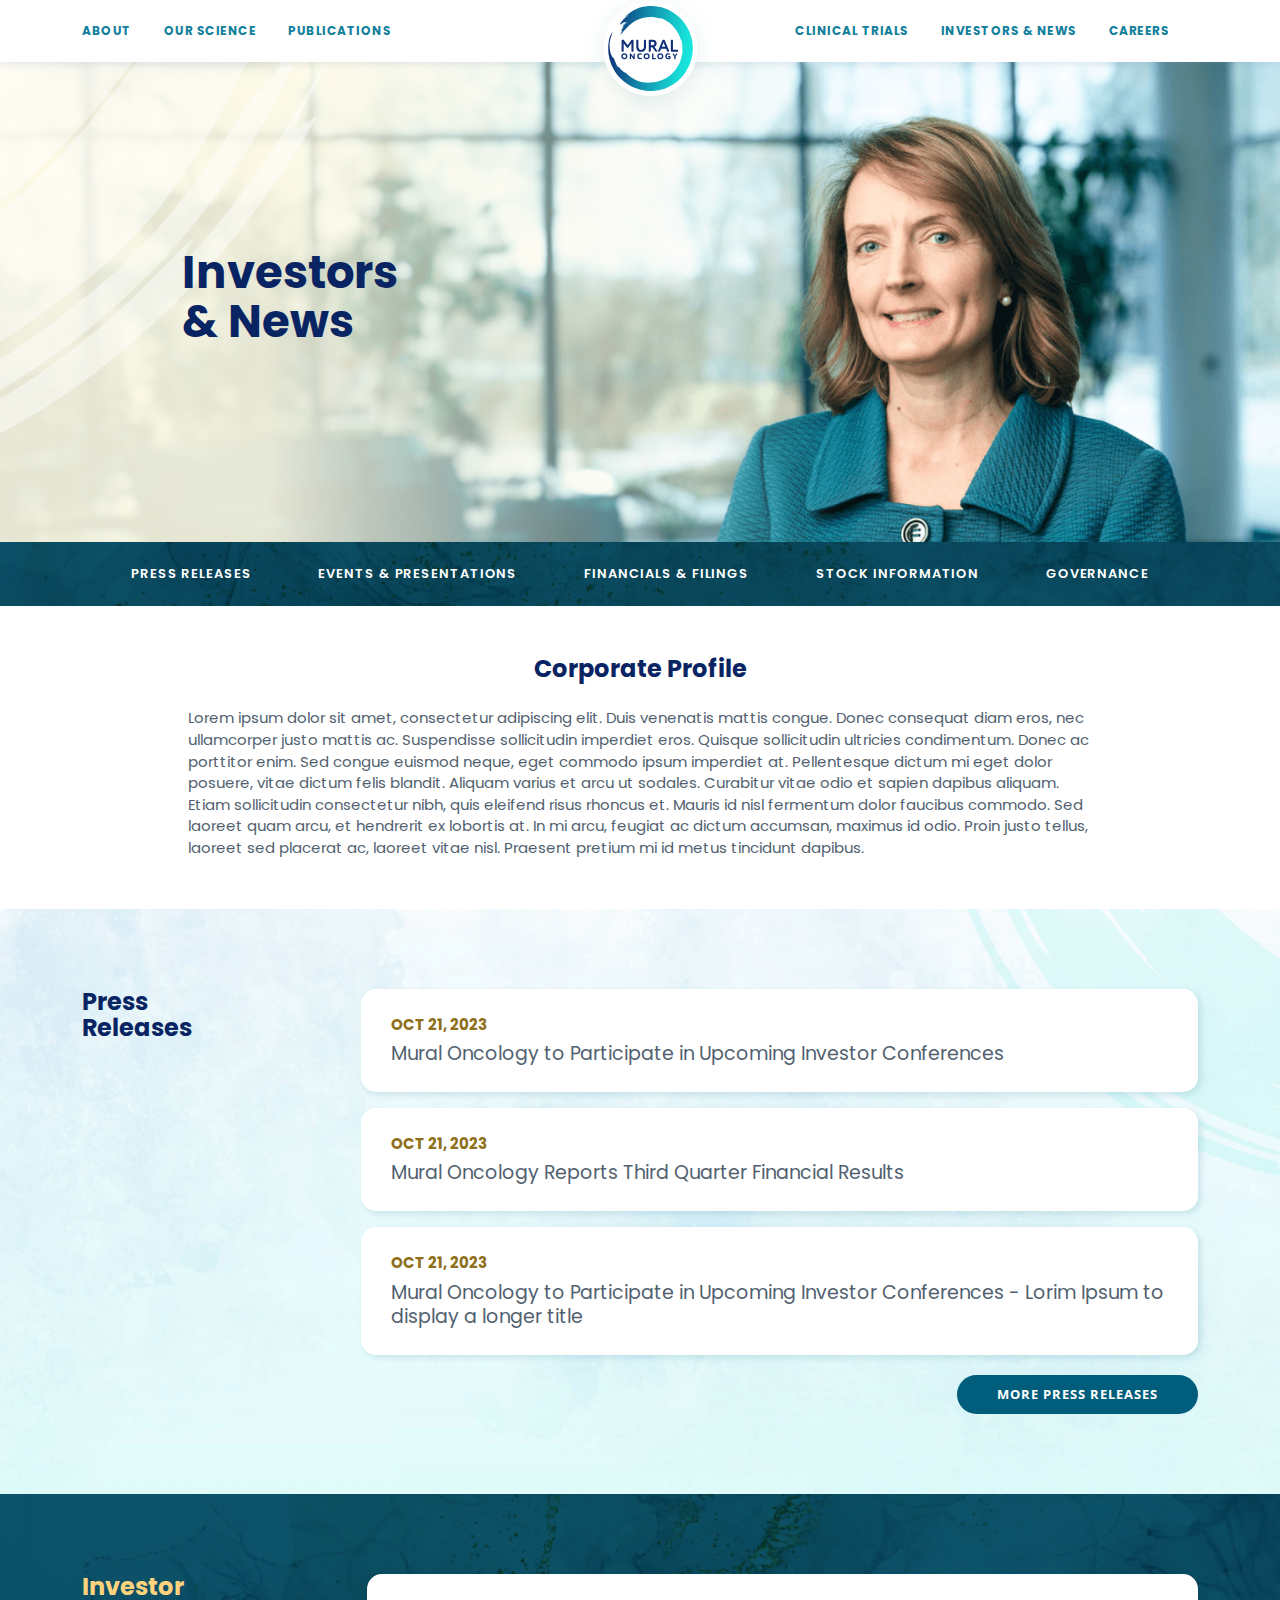
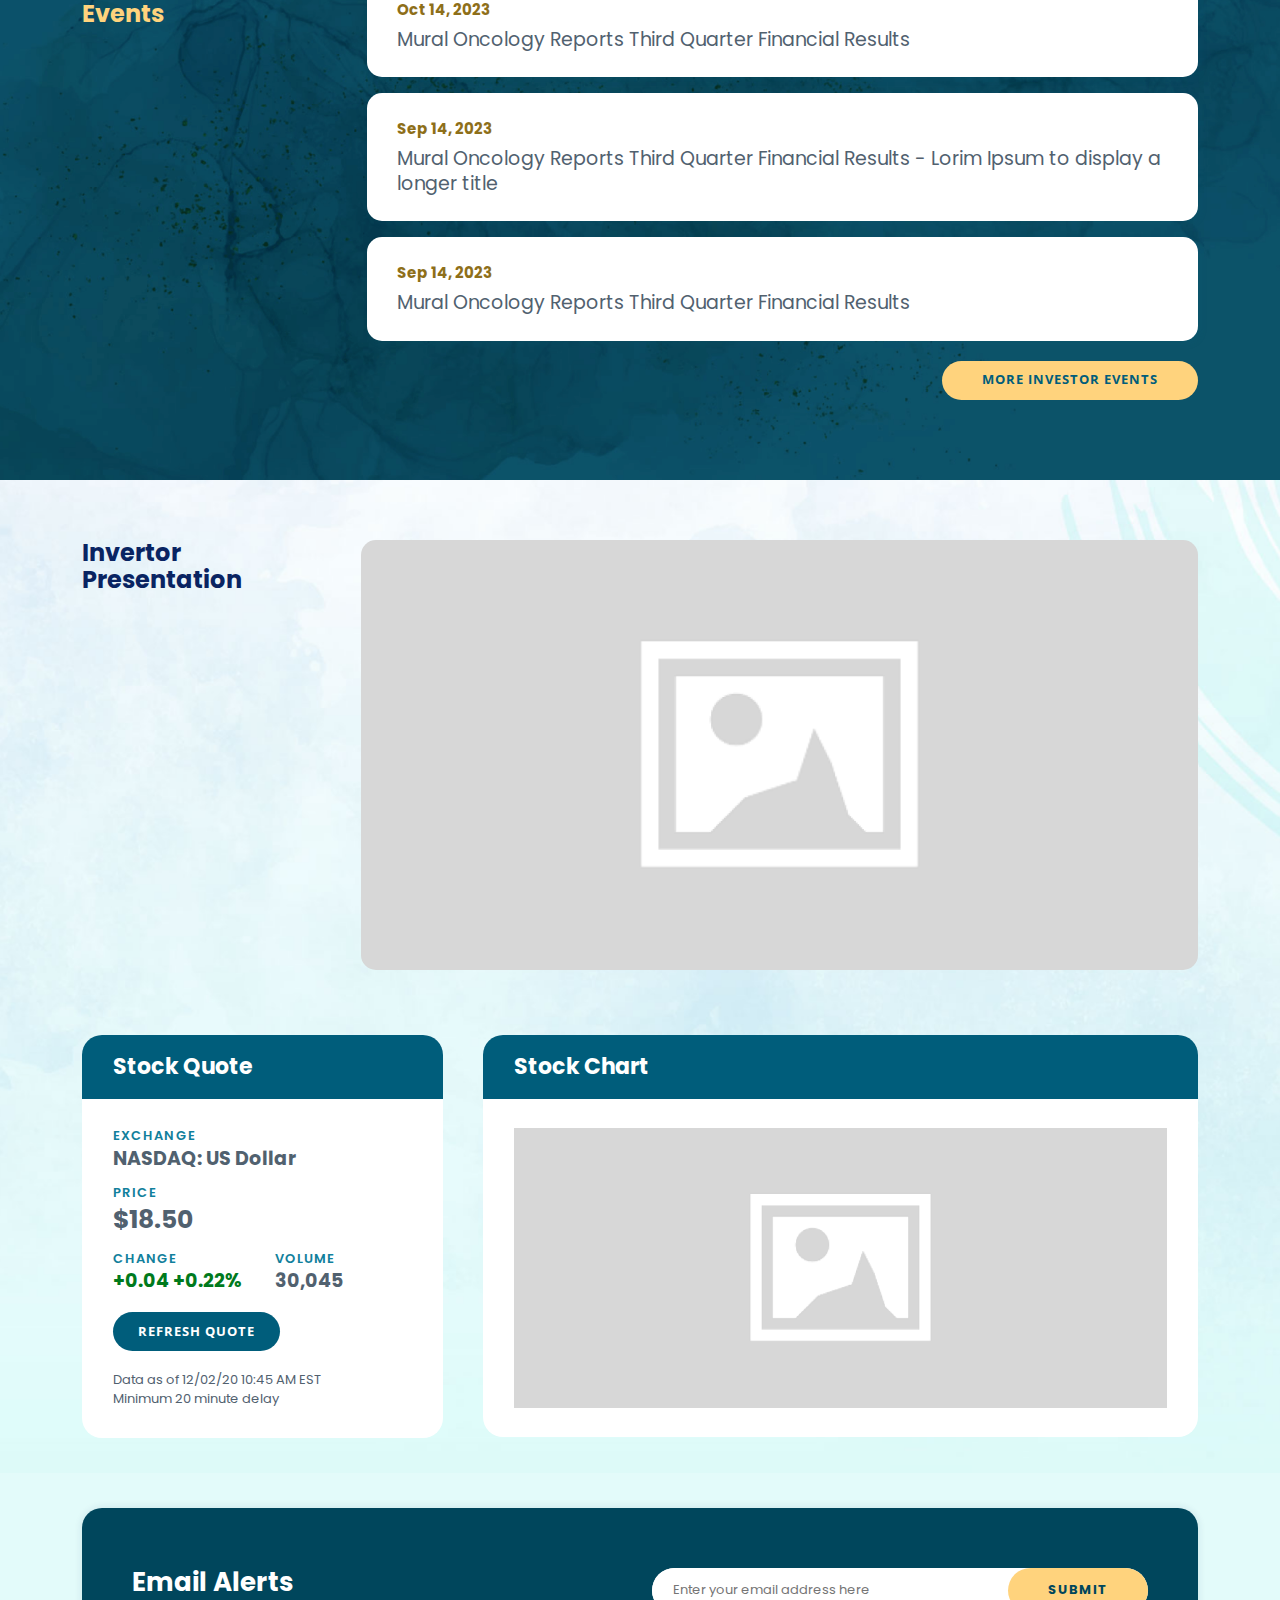
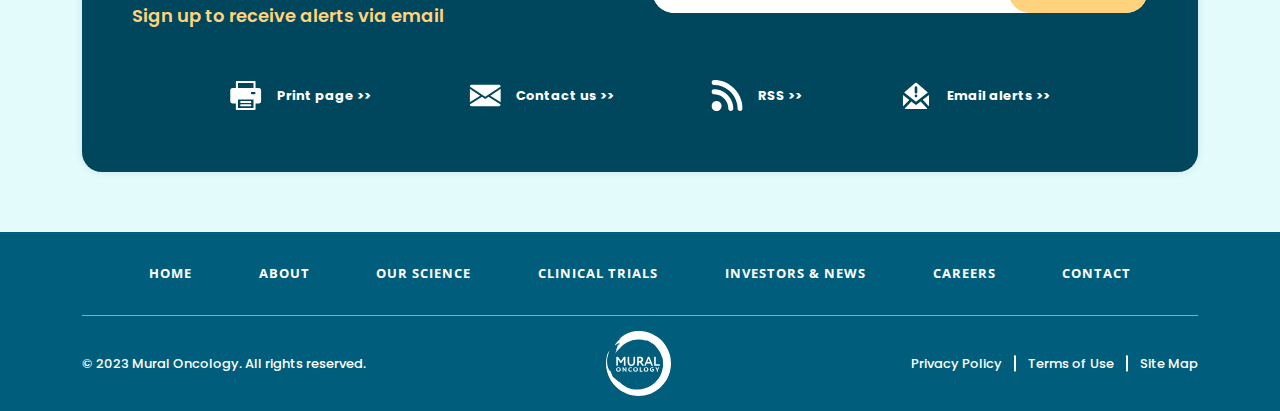
<file: index.html>
<!DOCTYPE html>
<html lang="en">
  <head>
    <meta charset="utf-8" />
    <title>Investor</title>
    <meta
      name="viewport"
      content="width=device-width, initial-scale=1, shrink-to-fit=no"
    />
    <meta name="description" content="Site description will be here" />
    <link rel="stylesheet" type="text/css" href="css/bootstrap.min.css" />
    <link rel="stylesheet" type="text/css" href="css/owl.carousel.min.css" />
    <link
      href="https://kit-pro.fontawesome.com/releases/v5.15.2/css/pro.min.css"
      rel="stylesheet"
    />
    <link rel="stylesheet" href="css/nice-select.css" />
    <link rel="stylesheet" href="css/default-edit.css" />
    <link rel="stylesheet" type="text/css" href="style.css" />
    <link rel="stylesheet" type="text/css" href="css/responsive.css" />
    <!--End ALL STYLESHEET -->
  </head>

  <body>
    <!-- preloader -->
    <div id="preloader"></div>
    <!-- preloader-end -->
    <!-- main-wrap -->
    <div class="main-wrap">
      <!-- offcanvas-start -->
      <div class="offcanvas-menu">
        <div class="offmenu" id="menuParent">
          <a href="#" class="offcanvas-close"><i class="fal fa-times"></i></a>
          <ul class="mobile-menu" id="mbl-menu-parent">
            <li>
              <a
                class="collapsed"
                data-bs-toggle="collapse"
                data-bs-target="#mbl-mn-32"
                href="#"
                >ABOUT <i class="fal fa-chevron-down"></i
              ></a>
              <div
                class="collapse off-collapsed-items"
                id="mbl-mn-32"
                data-bs-parent="#mbl-menu-parent"
              >
                <ul class="dropdown-ul">
                  <li><a href="#">Leaders</a></li>
                </ul>
              </div>
            </li>
            <li>
              <a
                class="collapsed"
                data-bs-toggle="collapse"
                data-bs-target="#mbl-mn-er4"
                href="#"
                >OUR SCIENCE <i class="fal fa-chevron-down"></i
              ></a>
              <div
                class="collapse off-collapsed-items"
                id="mbl-mn-er4"
                data-bs-parent="#mbl-menu-parent"
              >
                <ul class="dropdown-ul">
                  <li><a href="#">Pipeline</a></li>
                </ul>
              </div>
            </li>
            <li><a href="#">PUBLICATIONS</a></li>
            <li><a href="#">CLINICAL TRIALS</a></li>
            <li>
              <a
                class="collapsed"
                data-bs-toggle="collapse"
                data-bs-target="#mbl-mn-sde"
                href="#"
                >INVESTORS & NEWS <i class="fal fa-chevron-down"></i
              ></a>
              <div
                class="collapse off-collapsed-items"
                id="mbl-mn-sde"
                data-bs-parent="#mbl-menu-parent"
              >
                <ul class="dropdown-ul">
                  <li><a href="press-releases.html">Press Releases</a></li>
                  <li>
                    <a href="event-and-presentations.html"
                      >Events & Presentations</a
                    >
                  </li>
                  <li>
                    <a href="financials-and-filings.html"
                      >Financials & Filings</a
                    >
                  </li>
                  <li>
                    <a href="stock-information.html">Stock Information</a>
                  </li>
                  <li><a href="corporate-governance.html">Governance</a></li>
                </ul>
              </div>
            </li>
            <li><a href="#">CAREERS</a></li>
          </ul>
        </div>
      </div>
      <div class="offcanvas-overlay"></div>
      <!-- offcanvas-start-end -->

      <!-- header-section -->
      <header class="header-section">
        <div class="header-in">
          <div class="container">
            <div class="header-section__inner">
              <div class="header-left">
                <a href="#" class="offcanvas-open d-lg-none">
                  <i class="fal fa-bars"></i>
                </a>
                <div class="main-menu d-lg-block d-none">
                  <ul>
                    <li>
                      <a href="#">ABOUT</a>
                      <div class="main-dropdown">
                        <ul class="dropdown-ul">
                          <li><a href="#">Leaders</a></li>
                        </ul>
                      </div>
                    </li>
                    <li>
                      <a href="#">OUR SCIENCE</a>
                      <div class="main-dropdown">
                        <ul class="dropdown-ul">
                          <li><a href="#">Pipeline</a></li>
                        </ul>
                      </div>
                    </li>
                    <li><a href="#">PUBLICATIONS</a></li>
                  </ul>
                </div>
              </div>
              <a href="index.html" class="header-logo">
                <img src="images/logo.svg" alt="" />
              </a>
              <div class="header-right">
                <div class="main-menu d-lg-block d-none">
                  <ul>
                    <li><a href="#">CLINICAL TRIALS</a></li>
                    <li>
                      <a href="#">INVESTORS & NEWS</a>
                      <div class="main-dropdown">
                        <ul class="dropdown-ul">
                          <li>
                            <a href="press-releases.html">Press Releases</a>
                          </li>
                          <li>
                            <a href="event-and-presentations.html"
                              >Events & Presentations</a
                            >
                          </li>
                          <li>
                            <a href="financials-and-filings.html"
                              >Financials & Filings</a
                            >
                          </li>
                          <li>
                            <a href="stock-information.html"
                              >Stock Information</a
                            >
                          </li>
                          <li>
                            <a href="corporate-governance.html">Governance</a>
                          </li>
                        </ul>
                      </div>
                    </li>
                    <li><a href="#">CAREERS</a></li>
                  </ul>
                </div>
                <a href="#" class="header-search-icon">
                  <i class="far fa-search"></i>
                </a>
              </div>
            </div>
          </div>
        </div>
      </header>
      <!--End header-section -->

      <!-- main -->
      <main>
        <!-- hero-section -->
        <section class="hero-section">
          <div class="container">
            <div class="hero-section__inner">
              <img src="images/hl-shape.png" alt="" class="hero-shape1" />
              <div class="hero-content">
                <h1 class="h1">
                  Investors <br />
                  & News
                </h1>
              </div>
            </div>
          </div>
        </section>
        <!-- hero-section end -->

        <!-- bar-menu -->
        <div class="bar-menu__outer">
          <div class="container">
            <div class="bar-menu__inner">
              <div class="bar-menu">
                <ul>
                  <li><a href="press-releases.html">Press Releases</a></li>
                  <li>
                    <a href="event-and-presentations.html"
                      >Events & Presentations</a
                    >
                  </li>
                  <li>
                    <a href="financials-and-filings.html"
                      >Financials & Filings</a
                    >
                  </li>
                  <li>
                    <a href="stock-information.html">Stock Information</a>
                  </li>
                  <li><a href="corporate-governance.html">Governance</a></li>
                </ul>
              </div>
            </div>
          </div>
        </div>
        <!-- bar-menu-end -->

        <!-- cp-section -->
        <section class="cp-section">
          <div class="container">
            <div class="cp-section__inner">
              <div class="cp-content cont-blk">
                <h2 class="h2">Corporate Profile</h2>
                <p>
                  Lorem ipsum dolor sit amet, consectetur adipiscing elit. Duis
                  venenatis mattis congue. Donec consequat diam eros, nec
                  ullamcorper justo mattis ac. Suspendisse sollicitudin
                  imperdiet eros. Quisque sollicitudin ultricies condimentum.
                  Donec ac porttitor enim. Sed congue euismod neque, eget
                  commodo ipsum imperdiet at. Pellentesque dictum mi eget dolor
                  posuere, vitae dictum felis blandit. Aliquam varius et arcu ut
                  sodales. Curabitur vitae odio et sapien dapibus aliquam. Etiam
                  sollicitudin consectetur nibh, quis eleifend risus rhoncus et.
                  Mauris id nisl fermentum dolor faucibus commodo. Sed laoreet
                  quam arcu, et hendrerit ex lobortis at. In mi arcu, feugiat ac
                  dictum accumsan, maximus id odio. Proin justo tellus, laoreet
                  sed placerat ac, laoreet vitae nisl. Praesent pretium mi id
                  metus tincidunt dapibus.
                </p>
              </div>
            </div>
          </div>
        </section>
        <!-- cp-section-end -->

        <!-- pr-section -->
        <section class="pr-section">
          <div class="container">
            <div class="pr-section__inner">
              <div class="pr-row row g-0">
                <div class="col-lg-3">
                  <div class="pr-row__title">
                    <h2 class="h2 mb-0">
                      Press <br />
                      Releases
                    </h2>
                  </div>
                </div>
                <div class="col-lg-9">
                  <div class="x-card__wrapper">
                    <div class="x-card">
                      <h4 class="th4">OCT 21, 2023</h4>
                      <h3 class="mb-0">
                        Mural Oncology to Participate in Upcoming Investor
                        Conferences
                      </h3>
                    </div>
                    <div class="x-card">
                      <h4 class="th4">OCT 21, 2023</h4>
                      <h3 class="mb-0">
                        Mural Oncology Reports Third Quarter Financial Results
                      </h3>
                    </div>
                    <div class="x-card">
                      <h4 class="th4">OCT 21, 2023</h4>
                      <h3 class="mb-0">
                        Mural Oncology to Participate in Upcoming Investor
                        Conferences - Lorim Ipsum to display a longer title
                      </h3>
                    </div>
                  </div>
                  <div class="pr-x-cards-foot">
                    <a href="press-releases.html" class="default-button"
                      >More Press Releases
                    </a>
                  </div>
                </div>
              </div>
            </div>
          </div>
        </section>
        <!-- pr-section-end -->

        <!-- pr-section -->
        <section
          class="pr-section"
          style="
            background: url('images/ie-bg.png') no-repeat center center/cover;
          "
        >
          <div class="container">
            <div class="pr-section__inner">
              <div class="pr-row row">
                <div class="col-lg-3">
                  <div class="pr-row__title">
                    <h2 class="h2 mb-0 color-theme4">
                      Investor <br />
                      Events
                    </h2>
                  </div>
                </div>
                <div class="col-lg-9">
                  <div class="x-card__wrapper">
                    <div class="x-card">
                      <h4 class="th4">Oct 14, 2023</h4>
                      <h3 class="mb-0">
                        Mural Oncology Reports Third Quarter Financial Results
                      </h3>
                    </div>
                    <div class="x-card">
                      <h4 class="th4">Sep 14, 2023</h4>
                      <h3 class="mb-0">
                        Mural Oncology Reports Third Quarter Financial Results -
                        Lorim Ipsum to display a longer title
                      </h3>
                    </div>
                    <div class="x-card">
                      <h4 class="th4">Sep 14, 2023</h4>
                      <h3 class="mb-0">
                        Mural Oncology Reports Third Quarter Financial Results
                      </h3>
                    </div>
                  </div>
                  <div class="pr-x-cards-foot">
                    <a href="#" class="default-button default-button--theme4"
                      >MORE INVESTOR EVENTS</a
                    >
                  </div>
                </div>
              </div>
            </div>
          </div>
        </section>
        <!-- pr-section-end -->

        <!-- ip-section -->
        <section class="ip-section">
          <div class="container">
            <div class="ip-section__inner">
              <div class="ip-t-row row gx-0">
                <div class="col-lg-3">
                  <div class="ip-t-row__title">
                    <h2 class="h2 mb-0">
                      Invertor <br />
                      Presentation
                    </h2>
                  </div>
                </div>
                <div class="col-lg-9">
                  <div class="ip-t-row__image"></div>
                </div>
              </div>

              <div class="ip-b-row row gx-3">
                <div class="col-lg-4">
                  <div class="ip-box">
                    <div class="ip-box__title">
                      <h3 class="mb-0">Stock Quote</h3>
                    </div>
                    <div class="ip-box__body">
                      <div class="ip-cg">
                        <h4>Exchange</h4>
                        <h3 class="mb-0">NASDAQ: US Dollar</h3>
                      </div>
                      <div class="ip-cg">
                        <h4>Price</h4>
                        <h3 class="sb mb-0">$18.50</h3>
                      </div>
                      <div class="row">
                        <div class="col-6">
                          <div class="ip-cg">
                            <h4>Change</h4>
                            <h3 class="mb-0">
                              <span class="grn">+0.04 +0.22%</span>
                            </h3>
                          </div>
                        </div>
                        <div class="col-6">
                          <div class="ip-cg">
                            <h4>Volume</h4>
                            <h3 class="mb-0">30,045</h3>
                          </div>
                        </div>
                      </div>
                      <div class="ip-bd__ft">
                        <a
                          href="#"
                          class="default-button default-button--sw button"
                          >Refresh Quote</a
                        >
                        <p>
                          Data as of 12/02/20 10:45 AM EST <br />
                          Minimum 20 minute delay
                        </p>
                      </div>
                    </div>
                  </div>
                </div>
                <div class="col-lg-8">
                  <div class="ip-box ms-lg-4 mt-lg-0 mt-4">
                    <div class="ip-box__title">
                      <h3 class="mb-0">Stock Chart</h3>
                    </div>
                    <div class="ip-box__body">
                      <div class="ip-box-f__image"></div>
                    </div>
                  </div>
                </div>
              </div>
            </div>
          </div>
        </section>
        <!-- ip-section-end -->

        <!-- cta-section -->
        <section class="cta-section">
          <div class="container">
            <div class="cta-section__inner">
              <div class="cta__box">
                <div class="cta__box__sr row">
                  <div class="col-lg-6">
                    <div class="cta__sr-content">
                      <h3>Email Alerts</h3>
                      <h4>Sign up to receive alerts via email</h4>
                    </div>
                  </div>
                  <div class="col-lg-6">
                    <div class="cta__mail">
                      <input
                        type="text"
                        class="input"
                        placeholder="Enter your email address here"
                      />
                      <button class="submit-button">SUBMIT</button>
                    </div>
                  </div>
                </div>
                <div class="cta__menu">
                  <a href="#" class="a">
                    <div class="icon">
                      <svg
                        xmlns="http://www.w3.org/2000/svg"
                        width="44"
                        height="43"
                        viewBox="0 0 44 43"
                        fill="none"
                      >
                        <g clip-path="url(#clip0_32_1271)">
                          <path
                            d="M27.799 33.5796H15.4297C14.6415 33.5796 14.0024 34.2213 14.0024 35.0129C14.0024 35.8046 14.6414 36.4463 15.4297 36.4463H27.7989C28.5871 36.4463 29.2261 35.8046 29.2261 35.0129C29.2261 34.2213 28.5871 33.5796 27.799 33.5796Z"
                            fill="white"
                          />
                          <path
                            d="M27.799 29.0591H15.4297C14.6415 29.0591 14.0024 29.7008 14.0024 30.4924C14.0024 31.2841 14.6414 31.9258 15.4297 31.9258H27.7989C28.5871 31.9258 29.2261 31.2841 29.2261 30.4924C29.2261 29.7008 28.5871 29.0591 27.799 29.0591Z"
                            fill="white"
                          />
                          <path
                            d="M39.6924 11.246H35.1513V2.95045C35.1513 2.1589 34.5123 1.51709 33.724 1.51709H9.50459C8.71642 1.51709 8.07735 2.15881 8.07735 2.95045V11.246H3.53621C1.69995 11.246 0.206055 12.7464 0.206055 14.5905V29.0108C0.206055 30.8549 1.69995 32.3552 3.53621 32.3552H8.0776V40.0494C8.0776 40.8409 8.71659 41.4827 9.50485 41.4827H33.7238C34.5119 41.4827 35.151 40.841 35.151 40.0494V32.3552H39.6924C41.5287 32.3552 43.0226 30.8549 43.0226 29.0108V14.5905C43.0226 12.7465 41.5287 11.246 39.6924 11.246ZM10.9318 4.38381H32.2968V11.246H10.9318V4.38381ZM32.2965 38.616H10.9321C10.9321 38.3359 10.9321 27.2359 10.9321 26.8894H32.2966C32.2965 27.2446 32.2965 38.3467 32.2965 38.616ZM33.724 19.6625H30.0911C29.3029 19.6625 28.6638 19.0208 28.6638 18.2291C28.6638 17.4375 29.3028 16.7958 30.0911 16.7958H33.724C34.5122 16.7958 35.1513 17.4375 35.1513 18.2291C35.1513 19.0208 34.5123 19.6625 33.724 19.6625Z"
                            fill="white"
                          />
                        </g>
                        <defs>
                          <clipPath id="clip0_32_1271">
                            <rect
                              width="42.8165"
                              height="43"
                              fill="white"
                              transform="translate(0.206055)"
                            />
                          </clipPath>
                        </defs>
                      </svg>
                    </div>
                    <div class="text">Print page >></div>
                  </a>
                  <a href="#" class="a">
                    <div class="icon">
                      <svg
                        xmlns="http://www.w3.org/2000/svg"
                        width="44"
                        height="43"
                        viewBox="0 0 44 43"
                        fill="none"
                      >
                        <g clip-path="url(#clip0_32_1777)">
                          <path
                            d="M29.3076 21.7204L43.7421 30.8848V12.169L29.3076 21.7204Z"
                            fill="white"
                          />
                          <path
                            d="M0.925781 12.169V30.8848L15.3603 21.7204L0.925781 12.169Z"
                            fill="white"
                          />
                          <path
                            d="M41.066 6.71875H3.60161C2.26627 6.71875 1.20656 7.7185 1.00586 9.00581L22.3338 23.1179L43.6618 9.00581C43.4611 7.7185 42.4014 6.71875 41.066 6.71875Z"
                            fill="white"
                          />
                          <path
                            d="M26.8563 23.3436L23.0698 25.8484C22.845 25.9962 22.5907 26.0688 22.3338 26.0688C22.0769 26.0688 21.8227 25.9962 21.5979 25.8484L17.8114 23.3409L1.01123 34.013C1.21728 35.2896 2.27164 36.2813 3.60163 36.2813H41.0661C42.3961 36.2813 43.4504 35.2896 43.6565 34.013L26.8563 23.3436Z"
                            fill="white"
                          />
                        </g>
                        <defs>
                          <clipPath id="clip0_32_1777">
                            <rect
                              width="42.8165"
                              height="43"
                              fill="white"
                              transform="translate(0.925781)"
                            />
                          </clipPath>
                        </defs>
                      </svg>
                    </div>
                    <div class="text">Contact us >></div>
                  </a>
                  <a href="#" class="a">
                    <div class="icon">
                      <svg
                        xmlns="http://www.w3.org/2000/svg"
                        width="44"
                        height="43"
                        viewBox="0 0 44 43"
                        fill="none"
                      >
                        <g clip-path="url(#clip0_32_1303)">
                          <path
                            d="M7.64222 42.913C11.4562 42.913 14.5481 39.8078 14.5481 35.9775C14.5481 32.1471 11.4562 29.042 7.64222 29.042C3.8282 29.042 0.736328 32.1471 0.736328 35.9775C0.736328 39.8078 3.8282 42.913 7.64222 42.913Z"
                            fill="white"
                          />
                          <path
                            d="M23.7675 39.5151C23.7675 41.4223 25.3214 42.9828 27.2205 42.9828C29.1196 42.9828 30.6734 41.4223 30.6734 39.5151C30.6734 24.8119 18.7608 12.8135 4.08576 12.8135C2.18664 12.8135 0.632812 14.374 0.632812 16.2812C0.632812 18.1885 2.18664 19.749 4.08576 19.749C14.9625 19.749 23.7675 28.6264 23.7675 39.5151Z"
                            fill="white"
                          />
                          <path
                            d="M39.9965 42.9829C41.8956 42.9829 43.4495 41.4224 43.4495 39.5152C43.4495 17.7377 25.8049 0.0175781 4.12042 0.0175781C2.22131 0.0175781 0.66748 1.57806 0.66748 3.48532C0.66748 5.39258 2.22131 6.95306 4.12042 6.95306C22.0067 6.95306 36.5436 21.5523 36.5436 39.5152C36.5436 41.4224 38.0629 42.9829 39.9965 42.9829Z"
                            fill="white"
                          />
                        </g>
                        <defs>
                          <clipPath id="clip0_32_1303">
                            <rect
                              width="42.8165"
                              height="43"
                              fill="white"
                              transform="translate(0.632812)"
                            />
                          </clipPath>
                        </defs>
                      </svg>
                    </div>
                    <div class="text">RSS >></div>
                  </a>
                  <a href="#" class="a">
                    <div class="icon">
                      <svg
                        xmlns="http://www.w3.org/2000/svg"
                        width="53"
                        height="52"
                        viewBox="0 0 53 52"
                        fill="none"
                      >
                        <path
                          d="M37.6044 32.3698L48.0549 24.1777V41.1665C48.0549 41.8013 47.9341 42.4015 47.7658 42.9843L37.6044 32.3698ZM34.187 35.0522L27.8075 40.055C27.417 40.3605 26.9489 40.5122 26.4807 40.5122C26.0125 40.5122 25.5422 40.3605 25.1539 40.055L18.8413 35.1042L7.84059 46.5983C8.85889 47.2678 10.0735 47.6665 11.3788 47.6665H41.5826C42.9202 47.6665 44.1651 47.257 45.2006 46.5528L34.187 35.0522ZM4.90649 24.1777V41.1665C4.90649 41.836 5.0381 42.4708 5.22364 43.0797L15.4218 32.424L4.90649 24.1777ZM46.1068 20.2083L26.4807 35.5982L6.8568 20.2105L25.1215 4.45234C25.9327 3.75034 27.1301 3.75467 27.937 4.45451L46.1068 20.2083ZM28.6381 25.7507C28.6381 24.5525 27.6738 23.584 26.4807 23.584C25.2876 23.584 24.3233 24.5525 24.3233 25.7507V25.9998C24.3233 27.198 25.2876 28.1665 26.4807 28.1665C27.6738 28.1665 28.6381 27.198 28.6381 25.9998V25.7507ZM28.6381 19.827V11.8407C28.6381 10.6425 27.6738 9.67401 26.4807 9.67401C25.2876 9.67401 24.3233 10.6425 24.3233 11.8407V19.8292C24.3233 21.0273 25.2876 21.9958 26.4807 21.9958C27.6738 21.9958 28.6381 21.0252 28.6381 19.827Z"
                          fill="white"
                        />
                      </svg>
                    </div>
                    <div class="text">Email alerts >></div>
                  </a>
                </div>
              </div>
            </div>
          </div>
        </section>
        <!-- cta-section-end -->
      </main>
      <!-- main end -->

      <!-- footer-section -->
      <footer class="footer-section">
        <div class="container">
          <div class="footer-section__inner">
            <div class="footer-menu">
              <ul>
                <li><a href="#">HOME</a></li>
                <li><a href="#">ABOUT</a></li>
                <li><a href="#">OUR SCIENCE</a></li>
                <li><a href="#">CLINICAL TRIALS</a></li>
                <li><a href="#">INVESTORS & NEWS</a></li>
                <li><a href="#">CAREERS</a></li>
                <li><a href="#">CONTACT</a></li>
              </ul>
            </div>
            <div class="footer__bottom">
              <p class="copy-right mb-0">
                © 2023 Mural Oncology. All rights reserved.
              </p>
              <a href="index.html" class="footer__logo">
                <img src="images/footer-logo.svg" alt="" />
              </a>
              <ul class="ft-bt-menu">
                <li><a href="#">Privacy Policy</a></li>
                <li><a href="#">Terms of Use</a></li>
                <li><a href="#">Site Map</a></li>
              </ul>
            </div>
          </div>
        </div>
      </footer>
      <!--End footer-section -->
    </div>
    <!-- main-wrap -->

    <!-- js -->
    <script src="js/jquery-3.6.0.min.js"></script>
    <script src="js/bootstrap.bundle.min.js"></script>
    <script src="js/jquery.nice-select.min.js"></script>
    <script src="js/owl.carousel.min.js"></script>
    <script src="js/main.js"></script>
    <!-- End All Js -->
  </body>
</html>
</file>
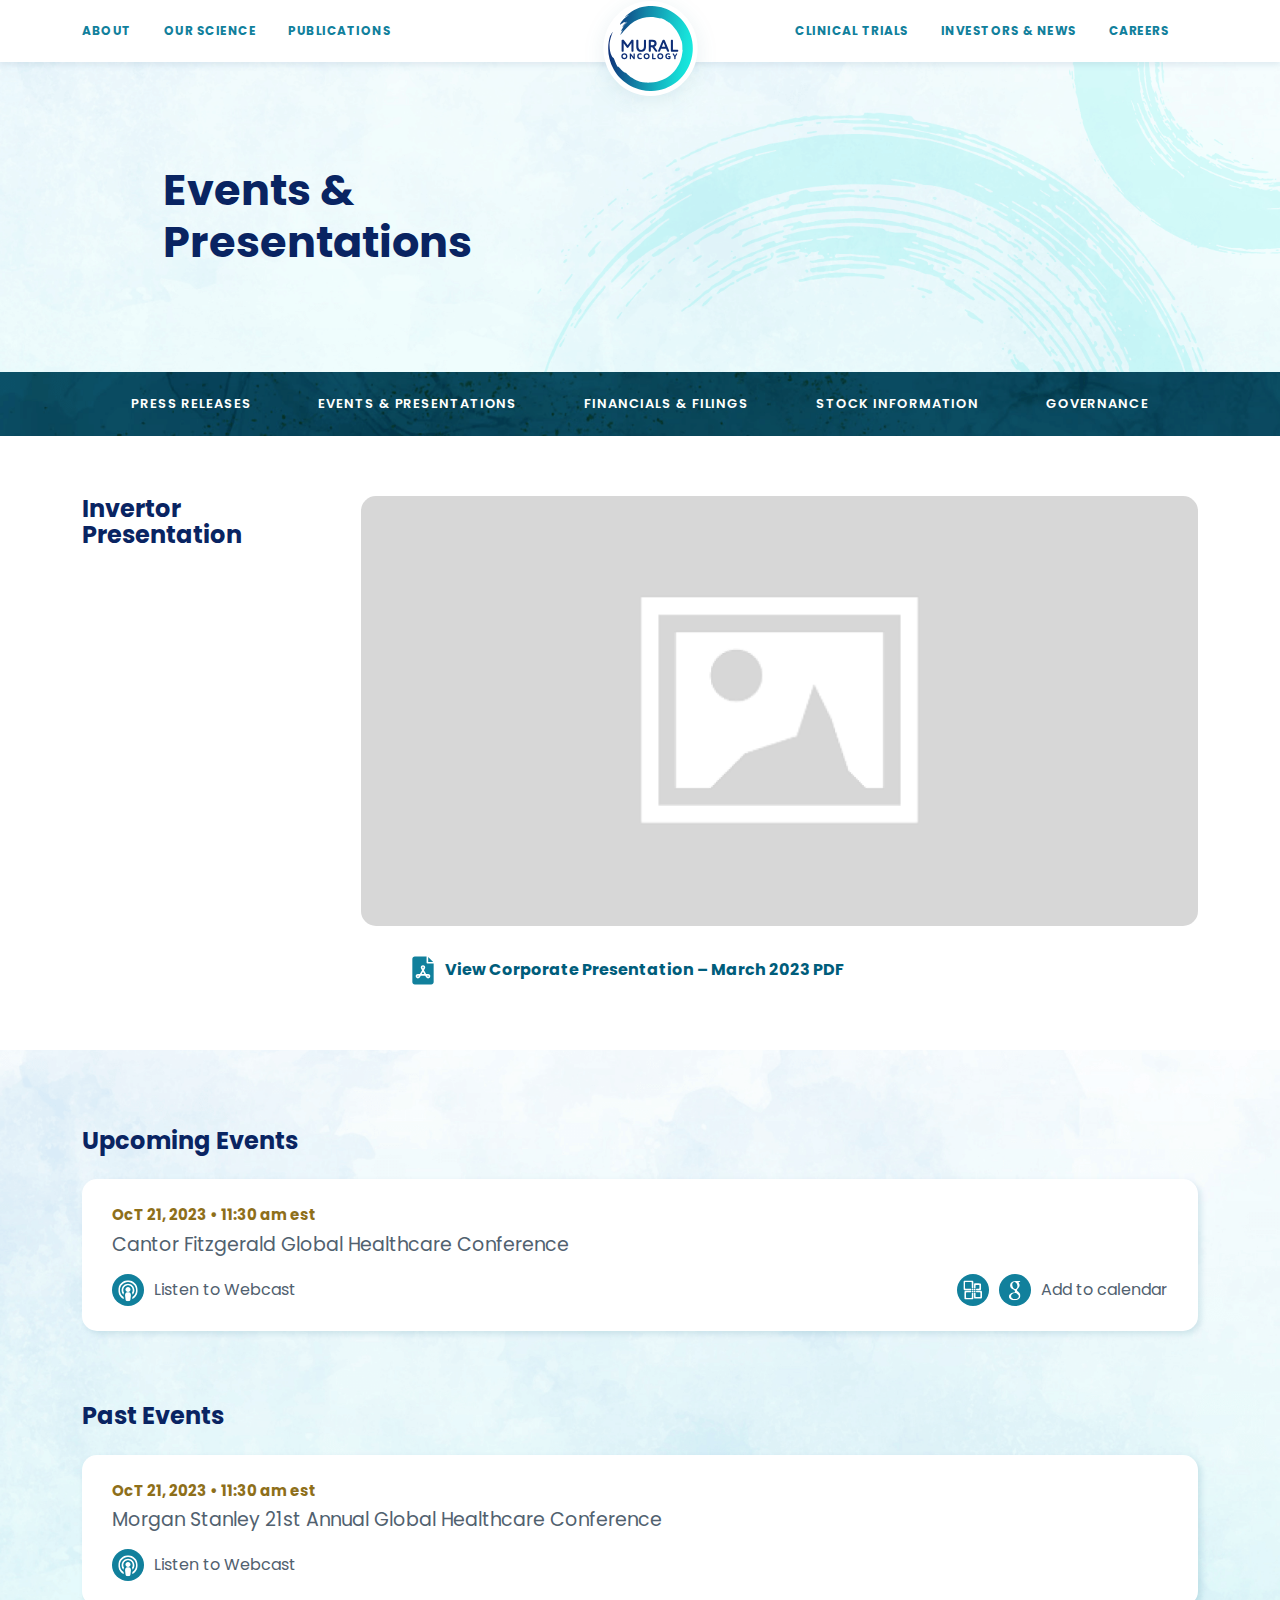
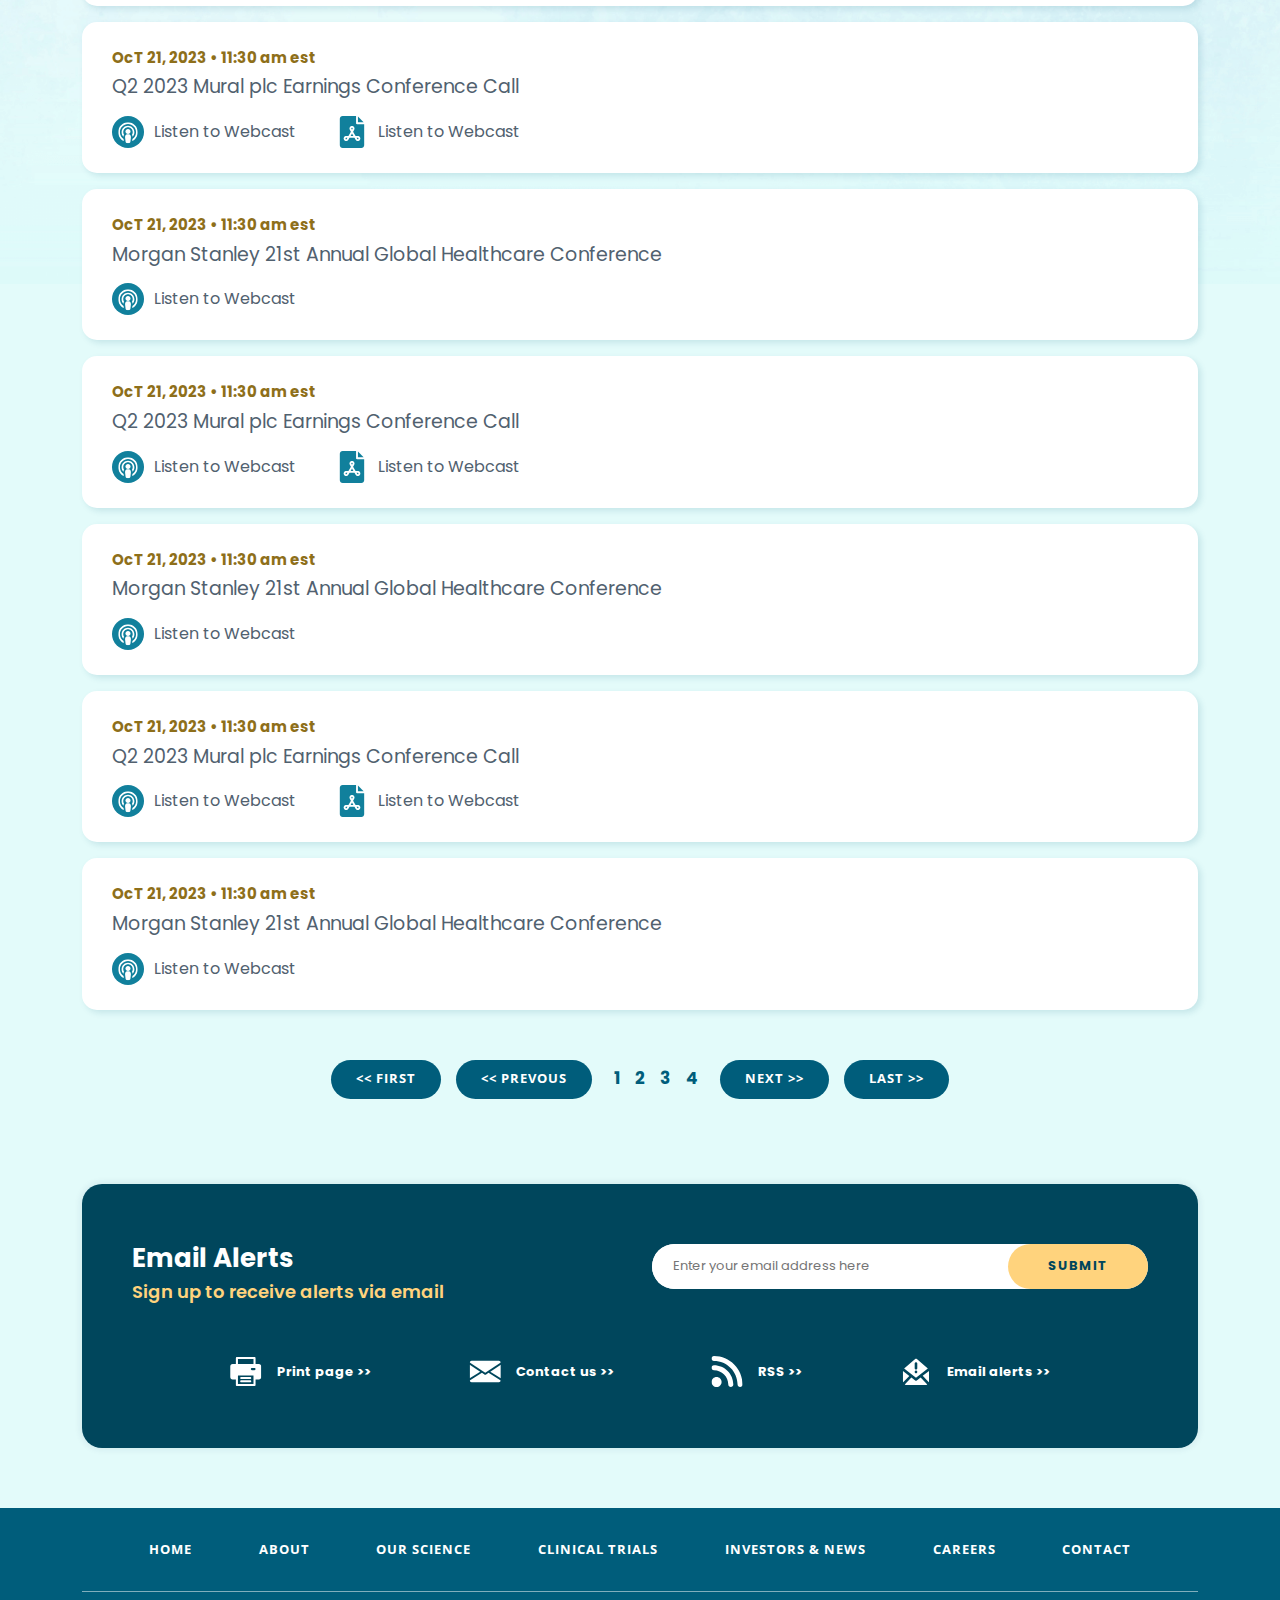
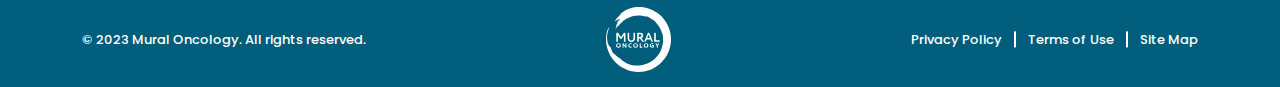
<file: event-and-presentations.html>
<!DOCTYPE html>
<html lang="en">
  <head>
    <meta charset="utf-8" />
    <title>Investor</title>
    <meta
      name="viewport"
      content="width=device-width, initial-scale=1, shrink-to-fit=no"
    />
    <meta name="description" content="Site description will be here" />
    <link rel="stylesheet" type="text/css" href="css/bootstrap.min.css" />
    <link rel="stylesheet" type="text/css" href="css/owl.carousel.min.css" />
    <link
      href="https://kit-pro.fontawesome.com/releases/v5.15.2/css/pro.min.css"
      rel="stylesheet"
    />
    <link rel="stylesheet" href="css/nice-select.css" />
    <link rel="stylesheet" href="css/default-edit.css" />
    <link rel="stylesheet" type="text/css" href="style.css" />
    <link rel="stylesheet" type="text/css" href="css/responsive.css" />
    <!--End ALL STYLESHEET -->
  </head>

  <body>
    <!-- preloader -->
    <div id="preloader"></div>
    <!-- preloader-end -->
    <!-- main-wrap -->
    <div class="main-wrap">
      <!-- offcanvas-start -->
      <div class="offcanvas-menu">
        <div class="offmenu" id="menuParent">
          <a href="#" class="offcanvas-close"><i class="fal fa-times"></i></a>
          <ul class="mobile-menu" id="mbl-menu-parent">
            <li>
              <a
                class="collapsed"
                data-bs-toggle="collapse"
                data-bs-target="#mbl-mn-32"
                href="#"
                >ABOUT <i class="fal fa-chevron-down"></i
              ></a>
              <div
                class="collapse off-collapsed-items"
                id="mbl-mn-32"
                data-bs-parent="#mbl-menu-parent"
              >
                <ul class="dropdown-ul">
                  <li><a href="#">Leaders</a></li>
                </ul>
              </div>
            </li>
            <li>
              <a
                class="collapsed"
                data-bs-toggle="collapse"
                data-bs-target="#mbl-mn-er4"
                href="#"
                >OUR SCIENCE <i class="fal fa-chevron-down"></i
              ></a>
              <div
                class="collapse off-collapsed-items"
                id="mbl-mn-er4"
                data-bs-parent="#mbl-menu-parent"
              >
                <ul class="dropdown-ul">
                  <li><a href="#">Pipeline</a></li>
                </ul>
              </div>
            </li>
            <li><a href="#">PUBLICATIONS</a></li>
            <li><a href="#">CLINICAL TRIALS</a></li>
            <li>
              <a
                class="collapsed"
                data-bs-toggle="collapse"
                data-bs-target="#mbl-mn-sde"
                href="#"
                >INVESTORS & NEWS <i class="fal fa-chevron-down"></i
              ></a>
              <div
                class="collapse off-collapsed-items"
                id="mbl-mn-sde"
                data-bs-parent="#mbl-menu-parent"
              >
                <ul class="dropdown-ul">
                  <li><a href="press-release.html">Press Releases</a></li>
                  <li>
                    <a href="event-and-presentations.html"
                      >Events & Presentations</a
                    >
                  </li>
                  <li>
                    <a href="financials-and-filings.html"
                      >Financials & Filings</a
                    >
                  </li>
                  <li>
                    <a href="stock-information.html">Stock Information</a>
                  </li>
                  <li><a href="corporate-governance.html">Governance</a></li>
                </ul>
              </div>
            </li>
            <li><a href="#">CAREERS</a></li>
          </ul>
        </div>
      </div>
      <div class="offcanvas-overlay"></div>
      <!-- offcanvas-start-end -->

      <!-- header-section -->
      <header class="header-section">
        <div class="header-in">
          <div class="container">
            <div class="header-section__inner">
              <div class="header-left">
                <a href="#" class="offcanvas-open d-lg-none">
                  <i class="fal fa-bars"></i>
                </a>
                <div class="main-menu d-lg-block d-none">
                  <ul>
                    <li>
                      <a href="#">ABOUT</a>
                      <div class="main-dropdown">
                        <ul class="dropdown-ul">
                          <li><a href="#">Leaders</a></li>
                        </ul>
                      </div>
                    </li>
                    <li>
                      <a href="#">OUR SCIENCE</a>
                      <div class="main-dropdown">
                        <ul class="dropdown-ul">
                          <li><a href="#">Pipeline</a></li>
                        </ul>
                      </div>
                    </li>
                    <li><a href="#">PUBLICATIONS</a></li>
                  </ul>
                </div>
              </div>
              <a href="index.html" class="header-logo">
                <img src="images/logo.svg" alt="" />
              </a>
              <div class="header-right">
                <div class="main-menu d-lg-block d-none">
                  <ul>
                    <li><a href="#">CLINICAL TRIALS</a></li>
                    <li>
                      <a href="#">INVESTORS & NEWS</a>
                      <div class="main-dropdown">
                        <ul class="dropdown-ul">
                          <li>
                            <a href="press-release.html">Press Releases</a>
                          </li>
                          <li>
                            <a href="event-and-presentations.html"
                              >Events & Presentations</a
                            >
                          </li>
                          <li>
                            <a href="financials-and-filings.html"
                              >Financials & Filings</a
                            >
                          </li>
                          <li>
                            <a href="stock-information.html"
                              >Stock Information</a
                            >
                          </li>
                          <li>
                            <a href="corporate-governance.html">Governance</a>
                          </li>
                        </ul>
                      </div>
                    </li>
                    <li><a href="#">CAREERS</a></li>
                  </ul>
                </div>
                <a href="#" class="header-search-icon">
                  <i class="far fa-search"></i>
                </a>
              </div>
            </div>
          </div>
        </div>
      </header>
      <!--End header-section -->

      <!-- main -->
      <main>
        <!-- page-title-section -->
        <section class="page-title-section">
          <div class="container">
            <div class="page-title__inner">
              <div class="page-title__content">
                <h1 class="h1 mb-0">
                  Events & <br />
                  Presentations
                </h1>
              </div>
            </div>
          </div>
        </section>
        <!-- page-title-section-end -->

        <!-- bar-menu -->
        <div class="bar-menu__outer">
          <div class="container">
            <div class="bar-menu__inner">
              <div class="bar-menu">
                <ul>
                  <li><a href="press-release.html">Press Releases</a></li>
                  <li>
                    <a href="event-and-presentations.html"
                      >Events & Presentations</a
                    >
                  </li>
                  <li>
                    <a href="financials-and-filings.html"
                      >Financials & Filings</a
                    >
                  </li>
                  <li>
                    <a href="stock-information.html">Stock Information</a>
                  </li>
                  <li><a href="corporate-governance.html">Governance</a></li>
                </ul>
              </div>
            </div>
          </div>
        </div>
        <!-- bar-menu-end -->

        <!-- ip-section -->
        <section class="ip-section bg-white">
          <div class="container">
            <div class="ip-section__inner pb-4">
              <div class="ip-t-row row gx-0">
                <div class="col-lg-3">
                  <div class="ip-t-row__title">
                    <h2 class="h2 mb-0">
                      Invertor <br />
                      Presentation
                    </h2>
                  </div>
                </div>
                <div class="col-lg-9">
                  <div class="ip-t-row__image"></div>
                  <div class="mt-4 ms-lg-5 ms-4">
                    <a href="#" class="gd-grp__item">
                      <div class="icon">
                        <svg
                          xmlns="http://www.w3.org/2000/svg"
                          width="41"
                          height="41"
                          viewBox="0 0 41 41"
                          fill="none"
                        >
                          <path
                            d="M20.5 17.6933L21.2506 16.3933C21.4764 16.0022 21.3258 15.6569 21.2506 15.5266C21.1754 15.3964 20.9516 15.0933 20.5 15.0933C20.0484 15.0933 19.8246 15.3963 19.7494 15.5266C19.6742 15.6569 19.5236 16.0021 19.7494 16.3933L20.5 17.6933Z"
                            fill="#11809C"
                          ></path>
                          <path
                            d="M12.2878 28.4506C12.2126 28.5809 12.062 28.9261 12.2878 29.3173C12.5136 29.7084 12.8879 29.7506 13.0383 29.7506C13.1888 29.7506 13.5631 29.7084 13.7889 29.3172L14.5395 28.0173H13.0383C12.5868 28.0173 12.3631 28.3204 12.2878 28.4506Z"
                            fill="#11809C"
                          ></path>
                          <path
                            d="M18.7004 25.615H22.2996L20.5 22.498L18.7004 25.615Z"
                            fill="#11809C"
                          ></path>
                          <path
                            d="M26.9062 10.4102C26.2429 10.4102 25.7051 9.87235 25.7051 9.20898V0H8.48828C6.5013 0 4.88477 1.61654 4.88477 3.60352V37.3965C4.88477 39.3835 6.5013 41 8.48828 41H32.5117C34.4987 41 36.1152 39.3835 36.1152 37.3965V10.4102H26.9062ZM30.7926 30.5184C30.2018 31.5418 29.1435 32.1529 27.9617 32.1529C26.7798 32.1529 25.7215 31.5419 25.1306 30.5184L23.6865 28.0173H17.3135L15.8694 30.5184C15.2785 31.5418 14.2201 32.1529 13.0383 32.1529H13.0382C11.8564 32.1529 10.7981 31.5418 10.2073 30.5183C9.61642 29.4949 9.61634 28.2728 10.2073 27.2494C10.7982 26.2259 11.8565 25.6149 13.0383 25.6149H15.9264L19.113 20.0956L17.6689 17.5944C17.078 16.571 17.0779 15.3489 17.6689 14.3254C18.2598 13.3019 19.3181 12.6909 20.5 12.6909C21.6819 12.6909 22.7402 13.3019 23.3311 14.3254C23.9221 15.3489 23.922 16.571 23.3311 17.5944L21.887 20.0956L25.0735 25.6149H27.9616C29.1434 25.6149 30.2017 26.2259 30.7926 27.2494C31.3836 28.2729 31.3835 29.4949 30.7926 30.5184Z"
                            fill="#11809C"
                          ></path>
                          <path
                            d="M27.9617 28.0173H26.4605L27.2111 29.3173C27.4369 29.7084 27.8112 29.7506 27.9617 29.7506C28.1121 29.7506 28.4864 29.7084 28.7121 29.3173C28.938 28.9261 28.7873 28.5809 28.7121 28.4506C28.637 28.3204 28.4132 28.0173 27.9617 28.0173Z"
                            fill="#11809C"
                          ></path>
                          <path
                            d="M28.1074 0.703369V8.00786H35.4114L28.1074 0.703369Z"
                            fill="#11809C"
                          ></path>
                        </svg>
                      </div>
                      <div class="text">
                        View Corporate Presentation – March 2023 PDF
                      </div>
                    </a>
                  </div>
                </div>
              </div>
            </div>
          </div>
        </section>
        <!-- ip-section-end -->

        <!-- prf-section -->
        <section
          class="prf-section"
          style="
            background: url('images/prf-new-bg.png') no-repeat center top/100%
                auto,
              #e3fbfa;
          "
        >
          <div class="container pt-xl-5 pt-4">
            <div class="prf-section__inner">
              <!--  -->
              <div>
                <h2 class="h2">Upcoming Events</h2>
                <div class="x-card__wrapper">
                  <div class="x-card">
                    <h4 class="th4">OcT 21, 2023 • 11:30 am est</h4>
                    <h3 class="mb-3">
                      Cantor Fitzgerald Global Healthcare Conference
                    </h3>
                    <div class="xit-row justify-content-between">
                      <div class="xit">
                        <div class="xit__icon">
                          <svg
                            width="46"
                            height="46"
                            viewBox="0 0 46 46"
                            fill="none"
                            xmlns="http://www.w3.org/2000/svg"
                          >
                            <circle cx="23" cy="23" r="23" fill="#11809C" />
                            <g clip-path="url(#clip0_13_4445)">
                              <path
                                d="M23.0001 26.027C20.4513 26.027 18.4793 28.2908 18.7953 30.8545L19.5369 36.8691C19.6873 38.0862 20.7081 39 21.9185 39H24.0809C25.2913 39 26.3121 38.0862 26.4625 36.8691L27.2041 30.8545C27.5201 28.2916 25.5481 26.027 22.9993 26.027H23.0001Z"
                                fill="white"
                              />
                              <path
                                d="M22.9999 26.027C24.9881 26.027 26.5999 24.3935 26.5999 22.3784C26.5999 20.3633 24.9881 18.7297 22.9999 18.7297C21.0117 18.7297 19.3999 20.3633 19.3999 22.3784C19.3999 24.3935 21.0117 26.027 22.9999 26.027Z"
                                fill="white"
                              />
                              <path
                                d="M29.6056 29.6724C31.2104 27.9932 32.2 25.7068 32.2 23.1892C32.2 18.0478 28.0728 13.8649 23 13.8649C17.9272 13.8649 13.8 18.0478 13.8 23.1892C13.8 25.7059 14.7896 27.9924 16.3944 29.6716C16.488 28.6978 16.7896 27.7541 17.2808 26.9092C16.5984 25.8349 16.2 24.5587 16.2 23.1892C16.2 19.3889 19.2504 16.2973 23 16.2973C26.7496 16.2973 29.8 19.3889 29.8 23.1892C29.8 24.5587 29.4024 25.8357 28.72 26.9092C29.2104 27.7541 29.5128 28.6978 29.6064 29.6716L29.6056 29.6724Z"
                                fill="white"
                              />
                              <path
                                d="M23 9C15.2808 9 9 15.3657 9 23.1892C9 28.843 12.28 33.7346 17.0128 36.0138L16.6432 33.0186C13.4872 30.9154 11.4 27.2951 11.4 23.1892C11.4 16.7068 16.604 11.4324 23 11.4324C29.396 11.4324 34.6 16.7068 34.6 23.1892C34.6 27.2951 32.512 30.9154 29.3568 33.0186L28.9872 36.0138C33.72 33.7354 37 28.8438 37 23.1892C37 15.3657 30.7192 9 23 9Z"
                                fill="white"
                              />
                            </g>
                            <defs>
                              <clipPath id="clip0_13_4445">
                                <rect
                                  width="28"
                                  height="30"
                                  fill="white"
                                  transform="translate(9 9)"
                                />
                              </clipPath>
                            </defs>
                          </svg>
                        </div>
                        <div class="xit__text">Listen to Webcast</div>
                      </div>
                      <div class="xit">
                        <div class="xit__icon">
                          <svg
                            width="46"
                            height="46"
                            viewBox="0 0 46 46"
                            fill="none"
                            xmlns="http://www.w3.org/2000/svg"
                          >
                            <circle cx="23" cy="23" r="23" fill="#11809C" />
                            <g clip-path="url(#clip0_13_4432)">
                              <path
                                d="M22.4524 26.8642C21.5623 26.8752 21.3038 27.2081 21.3193 28.0315C21.3546 29.8163 21.3038 31.6011 21.3392 33.3859C21.3546 34.194 21.1315 34.5773 20.2237 34.5554C18.1409 34.5028 16.0536 34.5072 13.9707 34.5532C13.1314 34.5707 12.9348 34.2269 12.9503 33.4691C12.99 31.45 13.0077 29.4287 12.9436 27.4095C12.9149 26.5007 13.2816 26.3036 14.1033 26.3255C15.9012 26.3715 17.7035 26.3058 19.5037 26.3518C20.343 26.3737 20.6964 26.1372 20.6721 25.2459C20.65 24.4684 20.5418 24.0282 19.5942 24.0523C17.37 24.1071 15.1414 24.0436 12.9149 24.0808C11.4859 24.1049 10.7614 24.729 10.7283 26.1306C10.6598 28.9951 10.6576 31.8617 10.726 34.7262C10.7614 36.1956 11.4881 36.7694 13.0276 36.7891C14.4014 36.8066 15.7753 36.7935 17.1491 36.7913C18.5694 36.7913 19.9918 36.8176 21.4121 36.7847C22.8721 36.7497 23.4728 36.1475 23.4883 34.7065C23.5104 32.499 23.4751 30.2915 23.506 28.084C23.517 27.3241 23.422 26.8555 22.4568 26.8664L22.4524 26.8642Z"
                                fill="white"
                              />
                              <path
                                d="M25.5694 20.717C26.5148 20.7214 26.6716 20.2944 26.6362 19.5148C26.5943 18.5775 26.6561 17.6358 26.6186 16.6985C26.5899 16.0021 26.7909 15.6604 27.5661 15.6889C28.7964 15.7349 30.0289 15.7283 31.2592 15.6889C31.9748 15.6648 32.2929 15.8816 32.2642 16.6415C32.2178 17.8613 32.2134 19.0833 32.2642 20.3031C32.2973 21.0806 31.9594 21.2667 31.257 21.2339C30.3116 21.1923 29.3597 21.2799 28.4187 21.2098C27.4756 21.1397 27.343 21.593 27.3342 22.3814C27.3276 23.2202 27.5882 23.564 28.4717 23.5289C29.8898 23.472 31.3122 23.5246 32.7324 23.5092C33.9252 23.4961 34.5856 22.9289 34.5746 21.6916C34.5635 20.6119 34.5723 19.5323 34.5723 18.4526C34.5723 17.373 34.5613 16.2933 34.5746 15.2137C34.5878 14.1231 34.0467 13.5099 32.9666 13.4902C30.696 13.4486 28.4231 13.4442 26.1503 13.4683C24.9863 13.4814 24.4716 14.1384 24.4982 15.2881C24.5291 16.6963 24.5291 18.1044 24.4937 19.5126C24.4739 20.2922 24.6351 20.717 25.5738 20.7192L25.5694 20.717Z"
                                fill="white"
                              />
                              <path
                                d="M23.4991 11.5125C23.5124 10.135 22.8232 9.30281 21.5002 9.26996C18.0943 9.18674 14.6839 9.17141 11.278 9.25682C9.79815 9.29405 9.22608 10.0737 9.20841 11.5694C9.19074 13.1659 9.20399 14.7624 9.20399 16.3588C9.20399 17.8612 9.19736 19.3635 9.20399 20.8658C9.21503 22.655 9.97706 23.4806 11.7485 23.5047C14.3526 23.5397 16.959 23.4828 19.5609 23.5309C20.4731 23.5485 20.6609 23.1696 20.6653 22.3593C20.6697 21.5447 20.4864 21.1855 19.5697 21.2074C17.2505 21.2643 14.9291 21.1899 12.6099 21.2446C11.733 21.2643 11.468 20.9796 11.4834 20.1256C11.5298 17.6378 11.5298 15.1478 11.4834 12.66C11.468 11.7796 11.6889 11.4052 12.6607 11.4249C15.1213 11.4774 17.5863 11.4752 20.0468 11.3986C21.0408 11.3679 21.2197 11.7687 21.2131 12.6294C21.1976 14.9288 21.2771 17.2304 21.2815 19.5299C21.2815 20.3183 21.4825 20.7169 22.4014 20.7169C23.3136 20.7169 23.5124 20.3555 23.5013 19.5408C23.4638 16.8647 23.4682 14.1886 23.4947 11.5125H23.4991Z"
                                fill="white"
                              />
                              <path
                                d="M33.9158 24.0764C32.0671 24.0633 30.2183 24.1049 28.374 24.0545C27.5236 24.0326 27.3403 24.4027 27.3381 25.1495C27.3359 25.9247 27.4618 26.3934 28.416 26.3518C29.834 26.2905 31.2586 26.3649 32.6789 26.3277C33.3901 26.3102 33.6993 26.5138 33.6772 27.2759C33.6287 28.9184 33.6419 30.5652 33.6728 32.2077C33.6861 32.8603 33.474 33.1384 32.7871 33.1275C31.0356 33.099 29.2818 33.1012 27.528 33.1275C26.861 33.1362 26.6048 32.8932 26.6202 32.223C26.6534 30.7667 26.6004 29.3104 26.6379 27.8541C26.6578 27.1204 26.3861 26.862 25.6484 26.873C24.9394 26.8839 24.4689 26.9606 24.491 27.8453C24.5352 29.7703 24.4954 31.6974 24.5197 33.6224C24.5352 34.7634 25.1845 35.3415 26.3088 35.3678C27.5391 35.3963 28.7716 35.3744 30.0041 35.3766C31.2829 35.3766 32.5618 35.3634 33.8407 35.381C35.1814 35.3985 35.9081 34.7262 35.9302 33.4341C35.9744 30.9441 35.9766 28.4541 35.9258 25.9663C35.9015 24.74 35.1704 24.0808 33.9158 24.072V24.0764Z"
                                fill="white"
                              />
                              <path
                                d="M23.1284 21.2688H21.8694C21.6071 21.2688 21.3945 21.4796 21.3945 21.7396V22.9879C21.3945 23.248 21.6071 23.4588 21.8694 23.4588H23.1284C23.3907 23.4588 23.6033 23.248 23.6033 22.9879V21.7396C23.6033 21.4796 23.3907 21.2688 23.1284 21.2688Z"
                                fill="white"
                              />
                              <path
                                d="M26.0552 21.2688H24.7962C24.5339 21.2688 24.3213 21.4796 24.3213 21.7396V22.9879C24.3213 23.248 24.5339 23.4588 24.7962 23.4588H26.0552C26.3174 23.4588 26.5301 23.248 26.5301 22.9879V21.7396C26.5301 21.4796 26.3174 21.2688 26.0552 21.2688Z"
                                fill="white"
                              />
                              <path
                                d="M23.1284 24.1377H21.8694C21.6071 24.1377 21.3945 24.3485 21.3945 24.6085V25.8568C21.3945 26.1168 21.6071 26.3277 21.8694 26.3277H23.1284C23.3907 26.3277 23.6033 26.1168 23.6033 25.8568V24.6085C23.6033 24.3485 23.3907 24.1377 23.1284 24.1377Z"
                                fill="white"
                              />
                              <path
                                d="M26.0552 24.1376H24.7962C24.5339 24.1376 24.3213 24.3484 24.3213 24.6084V25.8567C24.3213 26.1167 24.5339 26.3275 24.7962 26.3275H26.0552C26.3174 26.3275 26.5301 26.1167 26.5301 25.8567V24.6084C26.5301 24.3484 26.3174 24.1376 26.0552 24.1376Z"
                                fill="white"
                              />
                            </g>
                            <defs>
                              <clipPath id="clip0_13_4432">
                                <rect
                                  width="26.7636"
                                  height="27.6"
                                  fill="white"
                                  transform="translate(9.2002 9.19995)"
                                />
                              </clipPath>
                            </defs>
                          </svg>
                        </div>
                        <div class="xit__icon">
                          <svg
                            width="46"
                            height="46"
                            viewBox="0 0 46 46"
                            fill="none"
                            xmlns="http://www.w3.org/2000/svg"
                          >
                            <circle cx="23" cy="23" r="23" fill="#11809C" />
                            <g clip-path="url(#clip0_13_4428)">
                              <path
                                d="M29.2084 11.6392C29.9407 11.5991 30.5116 11.1892 30.948 10.092C27.1877 10.3385 23.5499 9.4509 20.0526 10.8317C17.1083 11.9998 15.6944 14.4469 15.9993 17.3842C16.2713 20.0132 18.1784 21.8963 21.2393 22.5497C22.2407 22.7624 23.1553 24.4051 22.8893 25.7767C22.701 26.7568 21.7534 26.4424 21.1317 26.5009C18.8001 26.7229 16.8094 27.629 15.3148 29.4967C13.6229 31.6141 13.9338 34.3202 15.9784 35.852C18.8689 38.0187 24.7784 38.2498 27.8124 36.3143C31.3874 34.0335 31.8029 29.5923 28.7092 26.6242C28.0725 26.014 27.373 25.4715 26.7543 24.8459C25.5018 23.5822 25.5018 22.8826 26.7064 21.5758C27.0054 21.2522 27.3431 20.9655 27.657 20.6543C29.8719 18.4444 30.2725 15.5842 28.6046 12.8782C27.9828 11.8703 28.216 11.6916 29.2173 11.6361L29.2084 11.6392ZM27.8333 30.0114C29.1037 31.534 28.4073 34.126 26.557 35.2017C25.3912 35.8797 24.1029 36.0739 22.7787 36.0307C19.7477 36.0215 17.4012 34.237 17.3175 31.8761C17.2368 29.5799 19.7686 27.5828 22.7757 27.4317C24.9697 27.3208 26.5361 28.4581 27.8363 30.0114H27.8333ZM24.3331 21.4556C22.9939 21.8932 21.4784 21.2059 20.4203 19.6803C19.3262 18.1023 18.836 16.3517 19.1469 14.4346C19.5624 11.8703 21.8521 10.844 23.9445 12.2895C25.7768 13.5562 26.3717 15.5072 26.5151 17.3965C26.5241 19.4769 25.6303 21.0303 24.3331 21.4556Z"
                                fill="white"
                              />
                            </g>
                            <defs>
                              <clipPath id="clip0_13_4428">
                                <rect
                                  width="16.7273"
                                  height="27.6"
                                  fill="white"
                                  transform="translate(14.2178 10.0364)"
                                />
                              </clipPath>
                            </defs>
                          </svg>
                        </div>
                        <div class="xit__text">Add to calendar</div>
                      </div>
                    </div>
                  </div>
                </div>
              </div>
              <!--  -->
              <div class="mt-5 pt-xl-4">
                <h2 class="h2">Past Events</h2>
                <div class="x-card__wrapper">
                  <!-- x-card -->
                  <div class="x-card">
                    <h4 class="th4">OcT 21, 2023 • 11:30 am est</h4>
                    <h3 class="mb-3">
                      Morgan Stanley 21st Annual Global Healthcare Conference
                    </h3>
                    <div class="xit-row">
                      <div class="xit">
                        <div class="xit__icon">
                          <svg
                            width="46"
                            height="46"
                            viewBox="0 0 46 46"
                            fill="none"
                            xmlns="http://www.w3.org/2000/svg"
                          >
                            <circle cx="23" cy="23" r="23" fill="#11809C" />
                            <g clip-path="url(#clip0_13_4445)">
                              <path
                                d="M23.0001 26.027C20.4513 26.027 18.4793 28.2908 18.7953 30.8545L19.5369 36.8691C19.6873 38.0862 20.7081 39 21.9185 39H24.0809C25.2913 39 26.3121 38.0862 26.4625 36.8691L27.2041 30.8545C27.5201 28.2916 25.5481 26.027 22.9993 26.027H23.0001Z"
                                fill="white"
                              />
                              <path
                                d="M22.9999 26.027C24.9881 26.027 26.5999 24.3935 26.5999 22.3784C26.5999 20.3633 24.9881 18.7297 22.9999 18.7297C21.0117 18.7297 19.3999 20.3633 19.3999 22.3784C19.3999 24.3935 21.0117 26.027 22.9999 26.027Z"
                                fill="white"
                              />
                              <path
                                d="M29.6056 29.6724C31.2104 27.9932 32.2 25.7068 32.2 23.1892C32.2 18.0478 28.0728 13.8649 23 13.8649C17.9272 13.8649 13.8 18.0478 13.8 23.1892C13.8 25.7059 14.7896 27.9924 16.3944 29.6716C16.488 28.6978 16.7896 27.7541 17.2808 26.9092C16.5984 25.8349 16.2 24.5587 16.2 23.1892C16.2 19.3889 19.2504 16.2973 23 16.2973C26.7496 16.2973 29.8 19.3889 29.8 23.1892C29.8 24.5587 29.4024 25.8357 28.72 26.9092C29.2104 27.7541 29.5128 28.6978 29.6064 29.6716L29.6056 29.6724Z"
                                fill="white"
                              />
                              <path
                                d="M23 9C15.2808 9 9 15.3657 9 23.1892C9 28.843 12.28 33.7346 17.0128 36.0138L16.6432 33.0186C13.4872 30.9154 11.4 27.2951 11.4 23.1892C11.4 16.7068 16.604 11.4324 23 11.4324C29.396 11.4324 34.6 16.7068 34.6 23.1892C34.6 27.2951 32.512 30.9154 29.3568 33.0186L28.9872 36.0138C33.72 33.7354 37 28.8438 37 23.1892C37 15.3657 30.7192 9 23 9Z"
                                fill="white"
                              />
                            </g>
                            <defs>
                              <clipPath id="clip0_13_4445">
                                <rect
                                  width="28"
                                  height="30"
                                  fill="white"
                                  transform="translate(9 9)"
                                />
                              </clipPath>
                            </defs>
                          </svg>
                        </div>
                        <div class="xit__text">Listen to Webcast</div>
                      </div>
                    </div>
                  </div>
                  <!-- x-card-end -->
                  <!-- x-card -->
                  <div class="x-card">
                    <h4 class="th4">OcT 21, 2023 • 11:30 am est</h4>
                    <h3 class="mb-3">
                      Q2 2023 Mural plc Earnings Conference Call
                    </h3>
                    <div class="xit-row">
                      <div class="xit">
                        <div class="xit__icon">
                          <svg
                            width="46"
                            height="46"
                            viewBox="0 0 46 46"
                            fill="none"
                            xmlns="http://www.w3.org/2000/svg"
                          >
                            <circle cx="23" cy="23" r="23" fill="#11809C" />
                            <g clip-path="url(#clip0_13_4445)">
                              <path
                                d="M23.0001 26.027C20.4513 26.027 18.4793 28.2908 18.7953 30.8545L19.5369 36.8691C19.6873 38.0862 20.7081 39 21.9185 39H24.0809C25.2913 39 26.3121 38.0862 26.4625 36.8691L27.2041 30.8545C27.5201 28.2916 25.5481 26.027 22.9993 26.027H23.0001Z"
                                fill="white"
                              />
                              <path
                                d="M22.9999 26.027C24.9881 26.027 26.5999 24.3935 26.5999 22.3784C26.5999 20.3633 24.9881 18.7297 22.9999 18.7297C21.0117 18.7297 19.3999 20.3633 19.3999 22.3784C19.3999 24.3935 21.0117 26.027 22.9999 26.027Z"
                                fill="white"
                              />
                              <path
                                d="M29.6056 29.6724C31.2104 27.9932 32.2 25.7068 32.2 23.1892C32.2 18.0478 28.0728 13.8649 23 13.8649C17.9272 13.8649 13.8 18.0478 13.8 23.1892C13.8 25.7059 14.7896 27.9924 16.3944 29.6716C16.488 28.6978 16.7896 27.7541 17.2808 26.9092C16.5984 25.8349 16.2 24.5587 16.2 23.1892C16.2 19.3889 19.2504 16.2973 23 16.2973C26.7496 16.2973 29.8 19.3889 29.8 23.1892C29.8 24.5587 29.4024 25.8357 28.72 26.9092C29.2104 27.7541 29.5128 28.6978 29.6064 29.6716L29.6056 29.6724Z"
                                fill="white"
                              />
                              <path
                                d="M23 9C15.2808 9 9 15.3657 9 23.1892C9 28.843 12.28 33.7346 17.0128 36.0138L16.6432 33.0186C13.4872 30.9154 11.4 27.2951 11.4 23.1892C11.4 16.7068 16.604 11.4324 23 11.4324C29.396 11.4324 34.6 16.7068 34.6 23.1892C34.6 27.2951 32.512 30.9154 29.3568 33.0186L28.9872 36.0138C33.72 33.7354 37 28.8438 37 23.1892C37 15.3657 30.7192 9 23 9Z"
                                fill="white"
                              />
                            </g>
                            <defs>
                              <clipPath id="clip0_13_4445">
                                <rect
                                  width="28"
                                  height="30"
                                  fill="white"
                                  transform="translate(9 9)"
                                />
                              </clipPath>
                            </defs>
                          </svg>
                        </div>
                        <div class="xit__text">Listen to Webcast</div>
                      </div>
                      <div class="xit">
                        <div class="xit__icon">
                          <svg
                            width="41"
                            height="41"
                            viewBox="0 0 41 41"
                            fill="none"
                            xmlns="http://www.w3.org/2000/svg"
                          >
                            <path
                              d="M20.4999 17.6933L21.2505 16.3933C21.4763 16.0022 21.3257 15.6569 21.2505 15.5266C21.1753 15.3964 20.9516 15.0933 20.4999 15.0933C20.0483 15.0933 19.8246 15.3963 19.7494 15.5266C19.6742 15.6569 19.5236 16.0021 19.7494 16.3933L20.4999 17.6933Z"
                              fill="#11809C"
                            />
                            <path
                              d="M12.2879 28.4505C12.2128 28.5808 12.0621 28.926 12.2879 29.3172C12.5137 29.7083 12.888 29.7505 13.0384 29.7505C13.1889 29.7505 13.5632 29.7083 13.789 29.3171L14.5396 28.0172H13.0384C12.5869 28.0172 12.3632 28.3202 12.2879 28.4505Z"
                              fill="#11809C"
                            />
                            <path
                              d="M18.7004 25.6149H22.2996L20.5 22.4979L18.7004 25.6149Z"
                              fill="#11809C"
                            />
                            <path
                              d="M26.9062 10.4102C26.2429 10.4102 25.7051 9.87235 25.7051 9.20898V0H8.48828C6.5013 0 4.88477 1.61654 4.88477 3.60352V37.3965C4.88477 39.3835 6.5013 41 8.48828 41H32.5117C34.4987 41 36.1152 39.3835 36.1152 37.3965V10.4102H26.9062ZM30.7926 30.5184C30.2018 31.5418 29.1435 32.1529 27.9617 32.1529C26.7798 32.1529 25.7215 31.5419 25.1306 30.5184L23.6865 28.0173H17.3135L15.8694 30.5184C15.2785 31.5418 14.2201 32.1529 13.0383 32.1529H13.0382C11.8564 32.1529 10.7981 31.5418 10.2073 30.5183C9.61642 29.4949 9.61634 28.2728 10.2073 27.2494C10.7982 26.2259 11.8565 25.6149 13.0383 25.6149H15.9264L19.113 20.0956L17.6689 17.5944C17.078 16.571 17.0779 15.3489 17.6689 14.3254C18.2598 13.3019 19.3181 12.6909 20.5 12.6909C21.6819 12.6909 22.7402 13.3019 23.3311 14.3254C23.9221 15.3489 23.922 16.571 23.3311 17.5944L21.887 20.0956L25.0735 25.6149H27.9616C29.1434 25.6149 30.2017 26.2259 30.7926 27.2494C31.3836 28.2729 31.3835 29.4949 30.7926 30.5184Z"
                              fill="#11809C"
                            />
                            <path
                              d="M27.9616 28.0172H26.4604L27.211 29.3172C27.4368 29.7083 27.8111 29.7505 27.9616 29.7505C28.1121 29.7505 28.4863 29.7083 28.7121 29.3172C28.9379 28.926 28.7873 28.5808 28.7121 28.4505C28.6369 28.3202 28.4132 28.0172 27.9616 28.0172Z"
                              fill="#11809C"
                            />
                            <path
                              d="M28.1074 0.703369V8.00786H35.4114L28.1074 0.703369Z"
                              fill="#11809C"
                            />
                          </svg>
                        </div>
                        <div class="xit__text">Listen to Webcast</div>
                      </div>
                    </div>
                  </div>
                  <!-- x-card-end -->
                  <!-- x-card -->
                  <div class="x-card">
                    <h4 class="th4">OcT 21, 2023 • 11:30 am est</h4>
                    <h3 class="mb-3">
                      Morgan Stanley 21st Annual Global Healthcare Conference
                    </h3>
                    <div class="xit-row">
                      <div class="xit">
                        <div class="xit__icon">
                          <svg
                            width="46"
                            height="46"
                            viewBox="0 0 46 46"
                            fill="none"
                            xmlns="http://www.w3.org/2000/svg"
                          >
                            <circle cx="23" cy="23" r="23" fill="#11809C" />
                            <g clip-path="url(#clip0_13_4445)">
                              <path
                                d="M23.0001 26.027C20.4513 26.027 18.4793 28.2908 18.7953 30.8545L19.5369 36.8691C19.6873 38.0862 20.7081 39 21.9185 39H24.0809C25.2913 39 26.3121 38.0862 26.4625 36.8691L27.2041 30.8545C27.5201 28.2916 25.5481 26.027 22.9993 26.027H23.0001Z"
                                fill="white"
                              />
                              <path
                                d="M22.9999 26.027C24.9881 26.027 26.5999 24.3935 26.5999 22.3784C26.5999 20.3633 24.9881 18.7297 22.9999 18.7297C21.0117 18.7297 19.3999 20.3633 19.3999 22.3784C19.3999 24.3935 21.0117 26.027 22.9999 26.027Z"
                                fill="white"
                              />
                              <path
                                d="M29.6056 29.6724C31.2104 27.9932 32.2 25.7068 32.2 23.1892C32.2 18.0478 28.0728 13.8649 23 13.8649C17.9272 13.8649 13.8 18.0478 13.8 23.1892C13.8 25.7059 14.7896 27.9924 16.3944 29.6716C16.488 28.6978 16.7896 27.7541 17.2808 26.9092C16.5984 25.8349 16.2 24.5587 16.2 23.1892C16.2 19.3889 19.2504 16.2973 23 16.2973C26.7496 16.2973 29.8 19.3889 29.8 23.1892C29.8 24.5587 29.4024 25.8357 28.72 26.9092C29.2104 27.7541 29.5128 28.6978 29.6064 29.6716L29.6056 29.6724Z"
                                fill="white"
                              />
                              <path
                                d="M23 9C15.2808 9 9 15.3657 9 23.1892C9 28.843 12.28 33.7346 17.0128 36.0138L16.6432 33.0186C13.4872 30.9154 11.4 27.2951 11.4 23.1892C11.4 16.7068 16.604 11.4324 23 11.4324C29.396 11.4324 34.6 16.7068 34.6 23.1892C34.6 27.2951 32.512 30.9154 29.3568 33.0186L28.9872 36.0138C33.72 33.7354 37 28.8438 37 23.1892C37 15.3657 30.7192 9 23 9Z"
                                fill="white"
                              />
                            </g>
                            <defs>
                              <clipPath id="clip0_13_4445">
                                <rect
                                  width="28"
                                  height="30"
                                  fill="white"
                                  transform="translate(9 9)"
                                />
                              </clipPath>
                            </defs>
                          </svg>
                        </div>
                        <div class="xit__text">Listen to Webcast</div>
                      </div>
                    </div>
                  </div>
                  <!-- x-card-end -->
                  <!-- x-card -->
                  <div class="x-card">
                    <h4 class="th4">OcT 21, 2023 • 11:30 am est</h4>
                    <h3 class="mb-3">
                      Q2 2023 Mural plc Earnings Conference Call
                    </h3>
                    <div class="xit-row">
                      <div class="xit">
                        <div class="xit__icon">
                          <svg
                            width="46"
                            height="46"
                            viewBox="0 0 46 46"
                            fill="none"
                            xmlns="http://www.w3.org/2000/svg"
                          >
                            <circle cx="23" cy="23" r="23" fill="#11809C" />
                            <g clip-path="url(#clip0_13_4445)">
                              <path
                                d="M23.0001 26.027C20.4513 26.027 18.4793 28.2908 18.7953 30.8545L19.5369 36.8691C19.6873 38.0862 20.7081 39 21.9185 39H24.0809C25.2913 39 26.3121 38.0862 26.4625 36.8691L27.2041 30.8545C27.5201 28.2916 25.5481 26.027 22.9993 26.027H23.0001Z"
                                fill="white"
                              />
                              <path
                                d="M22.9999 26.027C24.9881 26.027 26.5999 24.3935 26.5999 22.3784C26.5999 20.3633 24.9881 18.7297 22.9999 18.7297C21.0117 18.7297 19.3999 20.3633 19.3999 22.3784C19.3999 24.3935 21.0117 26.027 22.9999 26.027Z"
                                fill="white"
                              />
                              <path
                                d="M29.6056 29.6724C31.2104 27.9932 32.2 25.7068 32.2 23.1892C32.2 18.0478 28.0728 13.8649 23 13.8649C17.9272 13.8649 13.8 18.0478 13.8 23.1892C13.8 25.7059 14.7896 27.9924 16.3944 29.6716C16.488 28.6978 16.7896 27.7541 17.2808 26.9092C16.5984 25.8349 16.2 24.5587 16.2 23.1892C16.2 19.3889 19.2504 16.2973 23 16.2973C26.7496 16.2973 29.8 19.3889 29.8 23.1892C29.8 24.5587 29.4024 25.8357 28.72 26.9092C29.2104 27.7541 29.5128 28.6978 29.6064 29.6716L29.6056 29.6724Z"
                                fill="white"
                              />
                              <path
                                d="M23 9C15.2808 9 9 15.3657 9 23.1892C9 28.843 12.28 33.7346 17.0128 36.0138L16.6432 33.0186C13.4872 30.9154 11.4 27.2951 11.4 23.1892C11.4 16.7068 16.604 11.4324 23 11.4324C29.396 11.4324 34.6 16.7068 34.6 23.1892C34.6 27.2951 32.512 30.9154 29.3568 33.0186L28.9872 36.0138C33.72 33.7354 37 28.8438 37 23.1892C37 15.3657 30.7192 9 23 9Z"
                                fill="white"
                              />
                            </g>
                            <defs>
                              <clipPath id="clip0_13_4445">
                                <rect
                                  width="28"
                                  height="30"
                                  fill="white"
                                  transform="translate(9 9)"
                                />
                              </clipPath>
                            </defs>
                          </svg>
                        </div>
                        <div class="xit__text">Listen to Webcast</div>
                      </div>
                      <div class="xit">
                        <div class="xit__icon">
                          <svg
                            width="41"
                            height="41"
                            viewBox="0 0 41 41"
                            fill="none"
                            xmlns="http://www.w3.org/2000/svg"
                          >
                            <path
                              d="M20.4999 17.6933L21.2505 16.3933C21.4763 16.0022 21.3257 15.6569 21.2505 15.5266C21.1753 15.3964 20.9516 15.0933 20.4999 15.0933C20.0483 15.0933 19.8246 15.3963 19.7494 15.5266C19.6742 15.6569 19.5236 16.0021 19.7494 16.3933L20.4999 17.6933Z"
                              fill="#11809C"
                            />
                            <path
                              d="M12.2879 28.4505C12.2128 28.5808 12.0621 28.926 12.2879 29.3172C12.5137 29.7083 12.888 29.7505 13.0384 29.7505C13.1889 29.7505 13.5632 29.7083 13.789 29.3171L14.5396 28.0172H13.0384C12.5869 28.0172 12.3632 28.3202 12.2879 28.4505Z"
                              fill="#11809C"
                            />
                            <path
                              d="M18.7004 25.6149H22.2996L20.5 22.4979L18.7004 25.6149Z"
                              fill="#11809C"
                            />
                            <path
                              d="M26.9062 10.4102C26.2429 10.4102 25.7051 9.87235 25.7051 9.20898V0H8.48828C6.5013 0 4.88477 1.61654 4.88477 3.60352V37.3965C4.88477 39.3835 6.5013 41 8.48828 41H32.5117C34.4987 41 36.1152 39.3835 36.1152 37.3965V10.4102H26.9062ZM30.7926 30.5184C30.2018 31.5418 29.1435 32.1529 27.9617 32.1529C26.7798 32.1529 25.7215 31.5419 25.1306 30.5184L23.6865 28.0173H17.3135L15.8694 30.5184C15.2785 31.5418 14.2201 32.1529 13.0383 32.1529H13.0382C11.8564 32.1529 10.7981 31.5418 10.2073 30.5183C9.61642 29.4949 9.61634 28.2728 10.2073 27.2494C10.7982 26.2259 11.8565 25.6149 13.0383 25.6149H15.9264L19.113 20.0956L17.6689 17.5944C17.078 16.571 17.0779 15.3489 17.6689 14.3254C18.2598 13.3019 19.3181 12.6909 20.5 12.6909C21.6819 12.6909 22.7402 13.3019 23.3311 14.3254C23.9221 15.3489 23.922 16.571 23.3311 17.5944L21.887 20.0956L25.0735 25.6149H27.9616C29.1434 25.6149 30.2017 26.2259 30.7926 27.2494C31.3836 28.2729 31.3835 29.4949 30.7926 30.5184Z"
                              fill="#11809C"
                            />
                            <path
                              d="M27.9616 28.0172H26.4604L27.211 29.3172C27.4368 29.7083 27.8111 29.7505 27.9616 29.7505C28.1121 29.7505 28.4863 29.7083 28.7121 29.3172C28.9379 28.926 28.7873 28.5808 28.7121 28.4505C28.6369 28.3202 28.4132 28.0172 27.9616 28.0172Z"
                              fill="#11809C"
                            />
                            <path
                              d="M28.1074 0.703369V8.00786H35.4114L28.1074 0.703369Z"
                              fill="#11809C"
                            />
                          </svg>
                        </div>
                        <div class="xit__text">Listen to Webcast</div>
                      </div>
                    </div>
                  </div>
                  <!-- x-card-end -->
                  <!-- x-card -->
                  <div class="x-card">
                    <h4 class="th4">OcT 21, 2023 • 11:30 am est</h4>
                    <h3 class="mb-3">
                      Morgan Stanley 21st Annual Global Healthcare Conference
                    </h3>
                    <div class="xit-row">
                      <div class="xit">
                        <div class="xit__icon">
                          <svg
                            width="46"
                            height="46"
                            viewBox="0 0 46 46"
                            fill="none"
                            xmlns="http://www.w3.org/2000/svg"
                          >
                            <circle cx="23" cy="23" r="23" fill="#11809C" />
                            <g clip-path="url(#clip0_13_4445)">
                              <path
                                d="M23.0001 26.027C20.4513 26.027 18.4793 28.2908 18.7953 30.8545L19.5369 36.8691C19.6873 38.0862 20.7081 39 21.9185 39H24.0809C25.2913 39 26.3121 38.0862 26.4625 36.8691L27.2041 30.8545C27.5201 28.2916 25.5481 26.027 22.9993 26.027H23.0001Z"
                                fill="white"
                              />
                              <path
                                d="M22.9999 26.027C24.9881 26.027 26.5999 24.3935 26.5999 22.3784C26.5999 20.3633 24.9881 18.7297 22.9999 18.7297C21.0117 18.7297 19.3999 20.3633 19.3999 22.3784C19.3999 24.3935 21.0117 26.027 22.9999 26.027Z"
                                fill="white"
                              />
                              <path
                                d="M29.6056 29.6724C31.2104 27.9932 32.2 25.7068 32.2 23.1892C32.2 18.0478 28.0728 13.8649 23 13.8649C17.9272 13.8649 13.8 18.0478 13.8 23.1892C13.8 25.7059 14.7896 27.9924 16.3944 29.6716C16.488 28.6978 16.7896 27.7541 17.2808 26.9092C16.5984 25.8349 16.2 24.5587 16.2 23.1892C16.2 19.3889 19.2504 16.2973 23 16.2973C26.7496 16.2973 29.8 19.3889 29.8 23.1892C29.8 24.5587 29.4024 25.8357 28.72 26.9092C29.2104 27.7541 29.5128 28.6978 29.6064 29.6716L29.6056 29.6724Z"
                                fill="white"
                              />
                              <path
                                d="M23 9C15.2808 9 9 15.3657 9 23.1892C9 28.843 12.28 33.7346 17.0128 36.0138L16.6432 33.0186C13.4872 30.9154 11.4 27.2951 11.4 23.1892C11.4 16.7068 16.604 11.4324 23 11.4324C29.396 11.4324 34.6 16.7068 34.6 23.1892C34.6 27.2951 32.512 30.9154 29.3568 33.0186L28.9872 36.0138C33.72 33.7354 37 28.8438 37 23.1892C37 15.3657 30.7192 9 23 9Z"
                                fill="white"
                              />
                            </g>
                            <defs>
                              <clipPath id="clip0_13_4445">
                                <rect
                                  width="28"
                                  height="30"
                                  fill="white"
                                  transform="translate(9 9)"
                                />
                              </clipPath>
                            </defs>
                          </svg>
                        </div>
                        <div class="xit__text">Listen to Webcast</div>
                      </div>
                    </div>
                  </div>
                  <!-- x-card-end -->
                  <!-- x-card -->
                  <div class="x-card">
                    <h4 class="th4">OcT 21, 2023 • 11:30 am est</h4>
                    <h3 class="mb-3">
                      Q2 2023 Mural plc Earnings Conference Call
                    </h3>
                    <div class="xit-row">
                      <div class="xit">
                        <div class="xit__icon">
                          <svg
                            width="46"
                            height="46"
                            viewBox="0 0 46 46"
                            fill="none"
                            xmlns="http://www.w3.org/2000/svg"
                          >
                            <circle cx="23" cy="23" r="23" fill="#11809C" />
                            <g clip-path="url(#clip0_13_4445)">
                              <path
                                d="M23.0001 26.027C20.4513 26.027 18.4793 28.2908 18.7953 30.8545L19.5369 36.8691C19.6873 38.0862 20.7081 39 21.9185 39H24.0809C25.2913 39 26.3121 38.0862 26.4625 36.8691L27.2041 30.8545C27.5201 28.2916 25.5481 26.027 22.9993 26.027H23.0001Z"
                                fill="white"
                              />
                              <path
                                d="M22.9999 26.027C24.9881 26.027 26.5999 24.3935 26.5999 22.3784C26.5999 20.3633 24.9881 18.7297 22.9999 18.7297C21.0117 18.7297 19.3999 20.3633 19.3999 22.3784C19.3999 24.3935 21.0117 26.027 22.9999 26.027Z"
                                fill="white"
                              />
                              <path
                                d="M29.6056 29.6724C31.2104 27.9932 32.2 25.7068 32.2 23.1892C32.2 18.0478 28.0728 13.8649 23 13.8649C17.9272 13.8649 13.8 18.0478 13.8 23.1892C13.8 25.7059 14.7896 27.9924 16.3944 29.6716C16.488 28.6978 16.7896 27.7541 17.2808 26.9092C16.5984 25.8349 16.2 24.5587 16.2 23.1892C16.2 19.3889 19.2504 16.2973 23 16.2973C26.7496 16.2973 29.8 19.3889 29.8 23.1892C29.8 24.5587 29.4024 25.8357 28.72 26.9092C29.2104 27.7541 29.5128 28.6978 29.6064 29.6716L29.6056 29.6724Z"
                                fill="white"
                              />
                              <path
                                d="M23 9C15.2808 9 9 15.3657 9 23.1892C9 28.843 12.28 33.7346 17.0128 36.0138L16.6432 33.0186C13.4872 30.9154 11.4 27.2951 11.4 23.1892C11.4 16.7068 16.604 11.4324 23 11.4324C29.396 11.4324 34.6 16.7068 34.6 23.1892C34.6 27.2951 32.512 30.9154 29.3568 33.0186L28.9872 36.0138C33.72 33.7354 37 28.8438 37 23.1892C37 15.3657 30.7192 9 23 9Z"
                                fill="white"
                              />
                            </g>
                            <defs>
                              <clipPath id="clip0_13_4445">
                                <rect
                                  width="28"
                                  height="30"
                                  fill="white"
                                  transform="translate(9 9)"
                                />
                              </clipPath>
                            </defs>
                          </svg>
                        </div>
                        <div class="xit__text">Listen to Webcast</div>
                      </div>
                      <div class="xit">
                        <div class="xit__icon">
                          <svg
                            width="41"
                            height="41"
                            viewBox="0 0 41 41"
                            fill="none"
                            xmlns="http://www.w3.org/2000/svg"
                          >
                            <path
                              d="M20.4999 17.6933L21.2505 16.3933C21.4763 16.0022 21.3257 15.6569 21.2505 15.5266C21.1753 15.3964 20.9516 15.0933 20.4999 15.0933C20.0483 15.0933 19.8246 15.3963 19.7494 15.5266C19.6742 15.6569 19.5236 16.0021 19.7494 16.3933L20.4999 17.6933Z"
                              fill="#11809C"
                            />
                            <path
                              d="M12.2879 28.4505C12.2128 28.5808 12.0621 28.926 12.2879 29.3172C12.5137 29.7083 12.888 29.7505 13.0384 29.7505C13.1889 29.7505 13.5632 29.7083 13.789 29.3171L14.5396 28.0172H13.0384C12.5869 28.0172 12.3632 28.3202 12.2879 28.4505Z"
                              fill="#11809C"
                            />
                            <path
                              d="M18.7004 25.6149H22.2996L20.5 22.4979L18.7004 25.6149Z"
                              fill="#11809C"
                            />
                            <path
                              d="M26.9062 10.4102C26.2429 10.4102 25.7051 9.87235 25.7051 9.20898V0H8.48828C6.5013 0 4.88477 1.61654 4.88477 3.60352V37.3965C4.88477 39.3835 6.5013 41 8.48828 41H32.5117C34.4987 41 36.1152 39.3835 36.1152 37.3965V10.4102H26.9062ZM30.7926 30.5184C30.2018 31.5418 29.1435 32.1529 27.9617 32.1529C26.7798 32.1529 25.7215 31.5419 25.1306 30.5184L23.6865 28.0173H17.3135L15.8694 30.5184C15.2785 31.5418 14.2201 32.1529 13.0383 32.1529H13.0382C11.8564 32.1529 10.7981 31.5418 10.2073 30.5183C9.61642 29.4949 9.61634 28.2728 10.2073 27.2494C10.7982 26.2259 11.8565 25.6149 13.0383 25.6149H15.9264L19.113 20.0956L17.6689 17.5944C17.078 16.571 17.0779 15.3489 17.6689 14.3254C18.2598 13.3019 19.3181 12.6909 20.5 12.6909C21.6819 12.6909 22.7402 13.3019 23.3311 14.3254C23.9221 15.3489 23.922 16.571 23.3311 17.5944L21.887 20.0956L25.0735 25.6149H27.9616C29.1434 25.6149 30.2017 26.2259 30.7926 27.2494C31.3836 28.2729 31.3835 29.4949 30.7926 30.5184Z"
                              fill="#11809C"
                            />
                            <path
                              d="M27.9616 28.0172H26.4604L27.211 29.3172C27.4368 29.7083 27.8111 29.7505 27.9616 29.7505C28.1121 29.7505 28.4863 29.7083 28.7121 29.3172C28.9379 28.926 28.7873 28.5808 28.7121 28.4505C28.6369 28.3202 28.4132 28.0172 27.9616 28.0172Z"
                              fill="#11809C"
                            />
                            <path
                              d="M28.1074 0.703369V8.00786H35.4114L28.1074 0.703369Z"
                              fill="#11809C"
                            />
                          </svg>
                        </div>
                        <div class="xit__text">Listen to Webcast</div>
                      </div>
                    </div>
                  </div>
                  <!-- x-card-end -->
                  <!-- x-card -->
                  <div class="x-card">
                    <h4 class="th4">OcT 21, 2023 • 11:30 am est</h4>
                    <h3 class="mb-3">
                      Morgan Stanley 21st Annual Global Healthcare Conference
                    </h3>
                    <div class="xit-row">
                      <div class="xit">
                        <div class="xit__icon">
                          <svg
                            width="46"
                            height="46"
                            viewBox="0 0 46 46"
                            fill="none"
                            xmlns="http://www.w3.org/2000/svg"
                          >
                            <circle cx="23" cy="23" r="23" fill="#11809C" />
                            <g clip-path="url(#clip0_13_4445)">
                              <path
                                d="M23.0001 26.027C20.4513 26.027 18.4793 28.2908 18.7953 30.8545L19.5369 36.8691C19.6873 38.0862 20.7081 39 21.9185 39H24.0809C25.2913 39 26.3121 38.0862 26.4625 36.8691L27.2041 30.8545C27.5201 28.2916 25.5481 26.027 22.9993 26.027H23.0001Z"
                                fill="white"
                              />
                              <path
                                d="M22.9999 26.027C24.9881 26.027 26.5999 24.3935 26.5999 22.3784C26.5999 20.3633 24.9881 18.7297 22.9999 18.7297C21.0117 18.7297 19.3999 20.3633 19.3999 22.3784C19.3999 24.3935 21.0117 26.027 22.9999 26.027Z"
                                fill="white"
                              />
                              <path
                                d="M29.6056 29.6724C31.2104 27.9932 32.2 25.7068 32.2 23.1892C32.2 18.0478 28.0728 13.8649 23 13.8649C17.9272 13.8649 13.8 18.0478 13.8 23.1892C13.8 25.7059 14.7896 27.9924 16.3944 29.6716C16.488 28.6978 16.7896 27.7541 17.2808 26.9092C16.5984 25.8349 16.2 24.5587 16.2 23.1892C16.2 19.3889 19.2504 16.2973 23 16.2973C26.7496 16.2973 29.8 19.3889 29.8 23.1892C29.8 24.5587 29.4024 25.8357 28.72 26.9092C29.2104 27.7541 29.5128 28.6978 29.6064 29.6716L29.6056 29.6724Z"
                                fill="white"
                              />
                              <path
                                d="M23 9C15.2808 9 9 15.3657 9 23.1892C9 28.843 12.28 33.7346 17.0128 36.0138L16.6432 33.0186C13.4872 30.9154 11.4 27.2951 11.4 23.1892C11.4 16.7068 16.604 11.4324 23 11.4324C29.396 11.4324 34.6 16.7068 34.6 23.1892C34.6 27.2951 32.512 30.9154 29.3568 33.0186L28.9872 36.0138C33.72 33.7354 37 28.8438 37 23.1892C37 15.3657 30.7192 9 23 9Z"
                                fill="white"
                              />
                            </g>
                            <defs>
                              <clipPath id="clip0_13_4445">
                                <rect
                                  width="28"
                                  height="30"
                                  fill="white"
                                  transform="translate(9 9)"
                                />
                              </clipPath>
                            </defs>
                          </svg>
                        </div>
                        <div class="xit__text">Listen to Webcast</div>
                      </div>
                    </div>
                  </div>
                  <!-- x-card-end -->
                  <!-- x-card -->
                </div>
              </div>
              <!--  -->

              <div class="pagination">
                <div class="btn-part">
                  <a href="#" class="default-button button default-button--sw">
                    <span>
                      <span class="i d-md-inline-block d-none"><<</span>
                      <span class="txt">FIRST</span>
                    </span>
                  </a>
                  <a href="#" class="default-button button default-button--sw">
                    <span>
                      <span class="i"><<</span>
                      <span class="txt d-md-inline-flex d-none"
                        >PREV<span class="d-lg-inline-block d-none"
                          >OUS</span
                        ></span
                      >
                    </span>
                  </a>
                </div>
                <ul>
                  <li><a href="#">1</a></li>
                  <li><a href="#">2</a></li>
                  <li><a href="#">3</a></li>
                  <li><a href="#">4</a></li>
                </ul>
                <div class="btn-part">
                  <a href="#" class="default-button button default-button--sw">
                    <span>
                      <span class="txt d-md-inline-flex d-none">NEXT</span>
                      <span class="i">>></span>
                    </span>
                  </a>
                  <a href="#" class="default-button button default-button--sw">
                    <span>
                      <span class="txt">LAST</span>
                      <span class="i d-md-inline-block d-none">>></span>
                    </span>
                  </a>
                </div>
              </div>
            </div>
          </div>
        </section>
        <!-- prf-section-end -->

        <!-- cta-section -->
        <section class="cta-section">
          <div class="container">
            <div class="cta-section__inner">
              <div class="cta__box">
                <div class="cta__box__sr row">
                  <div class="col-lg-6">
                    <div class="cta__sr-content">
                      <h3>Email Alerts</h3>
                      <h4>Sign up to receive alerts via email</h4>
                    </div>
                  </div>
                  <div class="col-lg-6">
                    <div class="cta__mail">
                      <input
                        type="text"
                        class="input"
                        placeholder="Enter your email address here"
                      />
                      <button class="submit-button">SUBMIT</button>
                    </div>
                  </div>
                </div>
                <div class="cta__menu">
                  <a href="#" class="a">
                    <div class="icon">
                      <svg
                        xmlns="http://www.w3.org/2000/svg"
                        width="44"
                        height="43"
                        viewBox="0 0 44 43"
                        fill="none"
                      >
                        <g clip-path="url(#clip0_32_1271)">
                          <path
                            d="M27.799 33.5796H15.4297C14.6415 33.5796 14.0024 34.2213 14.0024 35.0129C14.0024 35.8046 14.6414 36.4463 15.4297 36.4463H27.7989C28.5871 36.4463 29.2261 35.8046 29.2261 35.0129C29.2261 34.2213 28.5871 33.5796 27.799 33.5796Z"
                            fill="white"
                          />
                          <path
                            d="M27.799 29.0591H15.4297C14.6415 29.0591 14.0024 29.7008 14.0024 30.4924C14.0024 31.2841 14.6414 31.9258 15.4297 31.9258H27.7989C28.5871 31.9258 29.2261 31.2841 29.2261 30.4924C29.2261 29.7008 28.5871 29.0591 27.799 29.0591Z"
                            fill="white"
                          />
                          <path
                            d="M39.6924 11.246H35.1513V2.95045C35.1513 2.1589 34.5123 1.51709 33.724 1.51709H9.50459C8.71642 1.51709 8.07735 2.15881 8.07735 2.95045V11.246H3.53621C1.69995 11.246 0.206055 12.7464 0.206055 14.5905V29.0108C0.206055 30.8549 1.69995 32.3552 3.53621 32.3552H8.0776V40.0494C8.0776 40.8409 8.71659 41.4827 9.50485 41.4827H33.7238C34.5119 41.4827 35.151 40.841 35.151 40.0494V32.3552H39.6924C41.5287 32.3552 43.0226 30.8549 43.0226 29.0108V14.5905C43.0226 12.7465 41.5287 11.246 39.6924 11.246ZM10.9318 4.38381H32.2968V11.246H10.9318V4.38381ZM32.2965 38.616H10.9321C10.9321 38.3359 10.9321 27.2359 10.9321 26.8894H32.2966C32.2965 27.2446 32.2965 38.3467 32.2965 38.616ZM33.724 19.6625H30.0911C29.3029 19.6625 28.6638 19.0208 28.6638 18.2291C28.6638 17.4375 29.3028 16.7958 30.0911 16.7958H33.724C34.5122 16.7958 35.1513 17.4375 35.1513 18.2291C35.1513 19.0208 34.5123 19.6625 33.724 19.6625Z"
                            fill="white"
                          />
                        </g>
                        <defs>
                          <clipPath id="clip0_32_1271">
                            <rect
                              width="42.8165"
                              height="43"
                              fill="white"
                              transform="translate(0.206055)"
                            />
                          </clipPath>
                        </defs>
                      </svg>
                    </div>
                    <div class="text">Print page >></div>
                  </a>
                  <a href="#" class="a">
                    <div class="icon">
                      <svg
                        xmlns="http://www.w3.org/2000/svg"
                        width="44"
                        height="43"
                        viewBox="0 0 44 43"
                        fill="none"
                      >
                        <g clip-path="url(#clip0_32_1777)">
                          <path
                            d="M29.3076 21.7204L43.7421 30.8848V12.169L29.3076 21.7204Z"
                            fill="white"
                          />
                          <path
                            d="M0.925781 12.169V30.8848L15.3603 21.7204L0.925781 12.169Z"
                            fill="white"
                          />
                          <path
                            d="M41.066 6.71875H3.60161C2.26627 6.71875 1.20656 7.7185 1.00586 9.00581L22.3338 23.1179L43.6618 9.00581C43.4611 7.7185 42.4014 6.71875 41.066 6.71875Z"
                            fill="white"
                          />
                          <path
                            d="M26.8563 23.3436L23.0698 25.8484C22.845 25.9962 22.5907 26.0688 22.3338 26.0688C22.0769 26.0688 21.8227 25.9962 21.5979 25.8484L17.8114 23.3409L1.01123 34.013C1.21728 35.2896 2.27164 36.2813 3.60163 36.2813H41.0661C42.3961 36.2813 43.4504 35.2896 43.6565 34.013L26.8563 23.3436Z"
                            fill="white"
                          />
                        </g>
                        <defs>
                          <clipPath id="clip0_32_1777">
                            <rect
                              width="42.8165"
                              height="43"
                              fill="white"
                              transform="translate(0.925781)"
                            />
                          </clipPath>
                        </defs>
                      </svg>
                    </div>
                    <div class="text">Contact us >></div>
                  </a>
                  <a href="#" class="a">
                    <div class="icon">
                      <svg
                        xmlns="http://www.w3.org/2000/svg"
                        width="44"
                        height="43"
                        viewBox="0 0 44 43"
                        fill="none"
                      >
                        <g clip-path="url(#clip0_32_1303)">
                          <path
                            d="M7.64222 42.913C11.4562 42.913 14.5481 39.8078 14.5481 35.9775C14.5481 32.1471 11.4562 29.042 7.64222 29.042C3.8282 29.042 0.736328 32.1471 0.736328 35.9775C0.736328 39.8078 3.8282 42.913 7.64222 42.913Z"
                            fill="white"
                          />
                          <path
                            d="M23.7675 39.5151C23.7675 41.4223 25.3214 42.9828 27.2205 42.9828C29.1196 42.9828 30.6734 41.4223 30.6734 39.5151C30.6734 24.8119 18.7608 12.8135 4.08576 12.8135C2.18664 12.8135 0.632812 14.374 0.632812 16.2812C0.632812 18.1885 2.18664 19.749 4.08576 19.749C14.9625 19.749 23.7675 28.6264 23.7675 39.5151Z"
                            fill="white"
                          />
                          <path
                            d="M39.9965 42.9829C41.8956 42.9829 43.4495 41.4224 43.4495 39.5152C43.4495 17.7377 25.8049 0.0175781 4.12042 0.0175781C2.22131 0.0175781 0.66748 1.57806 0.66748 3.48532C0.66748 5.39258 2.22131 6.95306 4.12042 6.95306C22.0067 6.95306 36.5436 21.5523 36.5436 39.5152C36.5436 41.4224 38.0629 42.9829 39.9965 42.9829Z"
                            fill="white"
                          />
                        </g>
                        <defs>
                          <clipPath id="clip0_32_1303">
                            <rect
                              width="42.8165"
                              height="43"
                              fill="white"
                              transform="translate(0.632812)"
                            />
                          </clipPath>
                        </defs>
                      </svg>
                    </div>
                    <div class="text">RSS >></div>
                  </a>
                  <a href="#" class="a">
                    <div class="icon">
                      <svg
                        xmlns="http://www.w3.org/2000/svg"
                        width="53"
                        height="52"
                        viewBox="0 0 53 52"
                        fill="none"
                      >
                        <path
                          d="M37.6044 32.3698L48.0549 24.1777V41.1665C48.0549 41.8013 47.9341 42.4015 47.7658 42.9843L37.6044 32.3698ZM34.187 35.0522L27.8075 40.055C27.417 40.3605 26.9489 40.5122 26.4807 40.5122C26.0125 40.5122 25.5422 40.3605 25.1539 40.055L18.8413 35.1042L7.84059 46.5983C8.85889 47.2678 10.0735 47.6665 11.3788 47.6665H41.5826C42.9202 47.6665 44.1651 47.257 45.2006 46.5528L34.187 35.0522ZM4.90649 24.1777V41.1665C4.90649 41.836 5.0381 42.4708 5.22364 43.0797L15.4218 32.424L4.90649 24.1777ZM46.1068 20.2083L26.4807 35.5982L6.8568 20.2105L25.1215 4.45234C25.9327 3.75034 27.1301 3.75467 27.937 4.45451L46.1068 20.2083ZM28.6381 25.7507C28.6381 24.5525 27.6738 23.584 26.4807 23.584C25.2876 23.584 24.3233 24.5525 24.3233 25.7507V25.9998C24.3233 27.198 25.2876 28.1665 26.4807 28.1665C27.6738 28.1665 28.6381 27.198 28.6381 25.9998V25.7507ZM28.6381 19.827V11.8407C28.6381 10.6425 27.6738 9.67401 26.4807 9.67401C25.2876 9.67401 24.3233 10.6425 24.3233 11.8407V19.8292C24.3233 21.0273 25.2876 21.9958 26.4807 21.9958C27.6738 21.9958 28.6381 21.0252 28.6381 19.827Z"
                          fill="white"
                        />
                      </svg>
                    </div>
                    <div class="text">Email alerts >></div>
                  </a>
                </div>
              </div>
            </div>
          </div>
        </section>
        <!-- cta-section-end -->
      </main>
      <!-- main end -->

      <!-- footer-section -->
      <footer class="footer-section">
        <div class="container">
          <div class="footer-section__inner">
            <div class="footer-menu">
              <ul>
                <li><a href="#">HOME</a></li>
                <li><a href="#">ABOUT</a></li>
                <li><a href="#">OUR SCIENCE</a></li>
                <li><a href="#">CLINICAL TRIALS</a></li>
                <li><a href="#">INVESTORS & NEWS</a></li>
                <li><a href="#">CAREERS</a></li>
                <li><a href="#">CONTACT</a></li>
              </ul>
            </div>
            <div class="footer__bottom">
              <p class="copy-right mb-0">
                © 2023 Mural Oncology. All rights reserved.
              </p>
              <a href="index.html" class="footer__logo">
                <img src="images/footer-logo.svg" alt="" />
              </a>
              <ul class="ft-bt-menu">
                <li><a href="#">Privacy Policy</a></li>
                <li><a href="#">Terms of Use</a></li>
                <li><a href="#">Site Map</a></li>
              </ul>
            </div>
          </div>
        </div>
      </footer>
      <!--End footer-section -->
    </div>
    <!-- main-wrap -->

    <!-- js -->
    <script src="js/jquery-3.6.0.min.js"></script>
    <script src="js/bootstrap.bundle.min.js"></script>
    <script src="js/jquery.nice-select.min.js"></script>
    <script src="js/owl.carousel.min.js"></script>
    <script src="js/main.js"></script>
    <!-- End All Js -->
  </body>
</html>
</file>
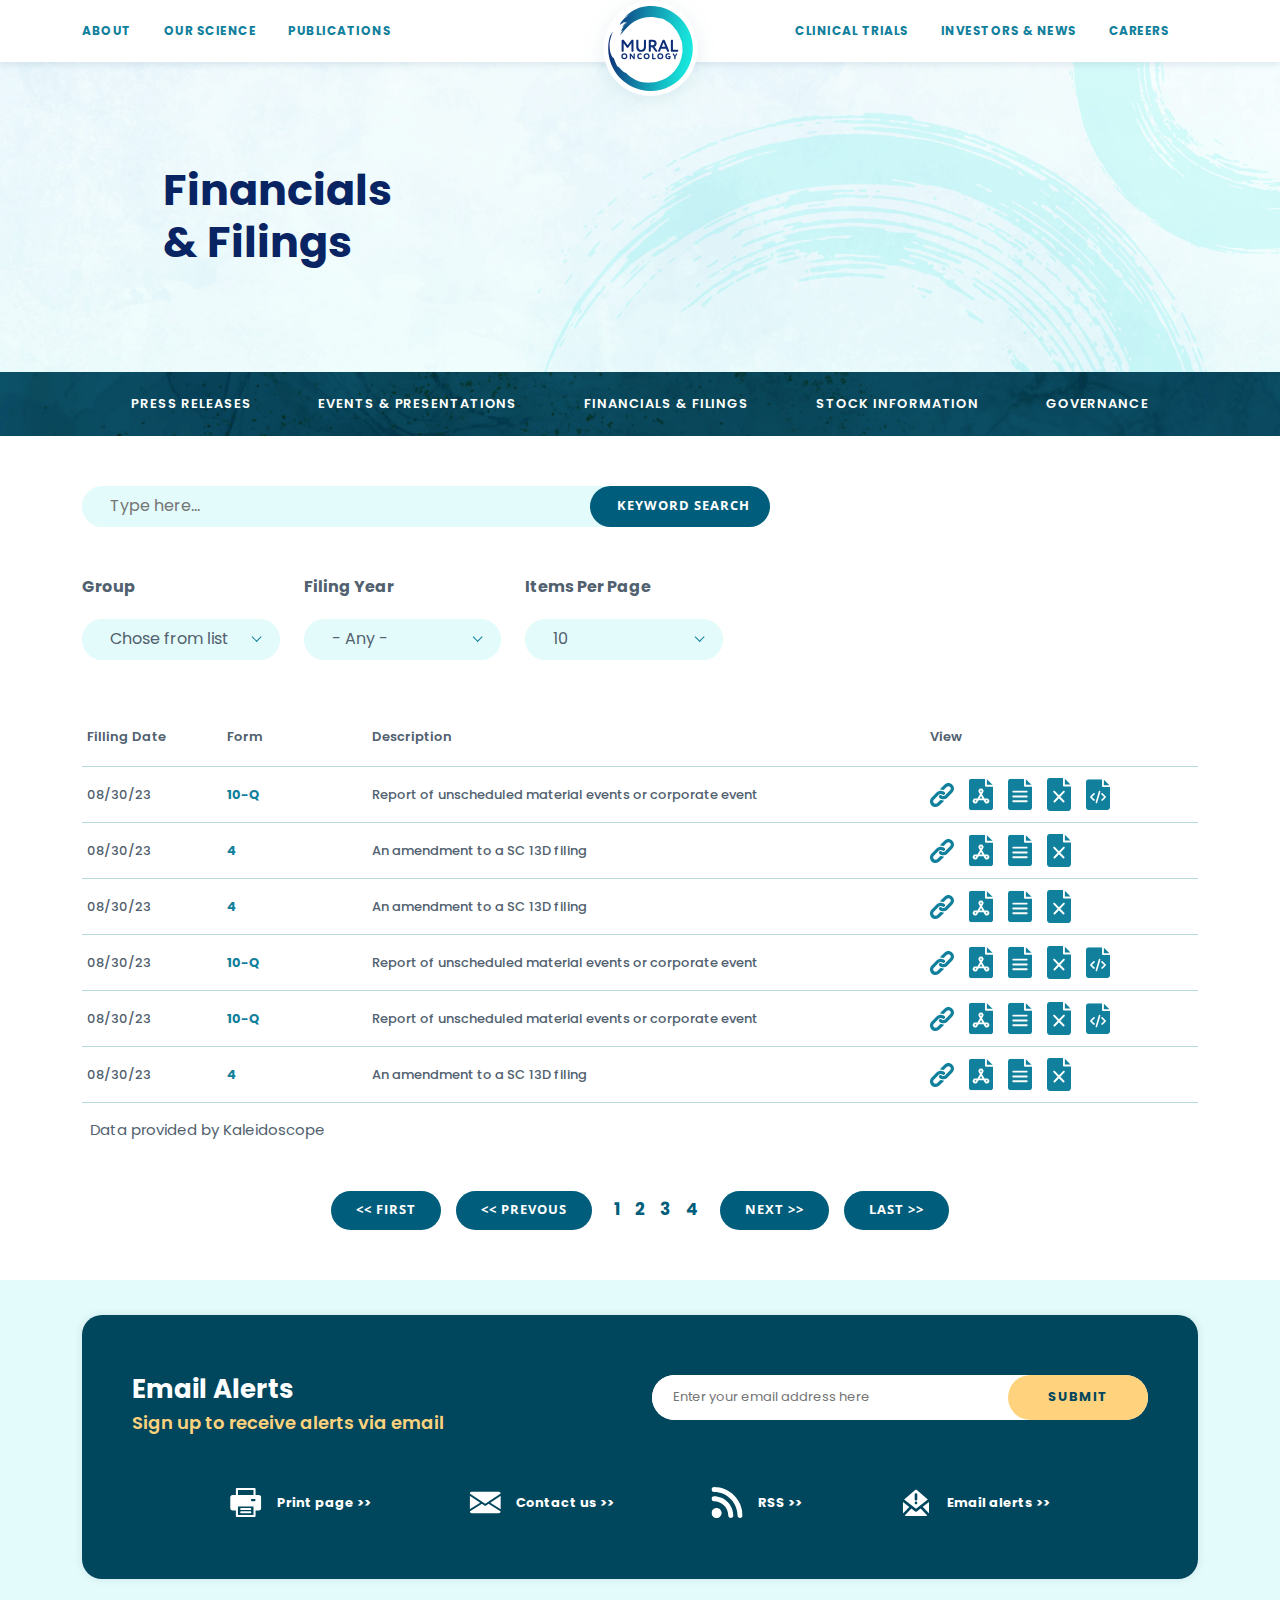
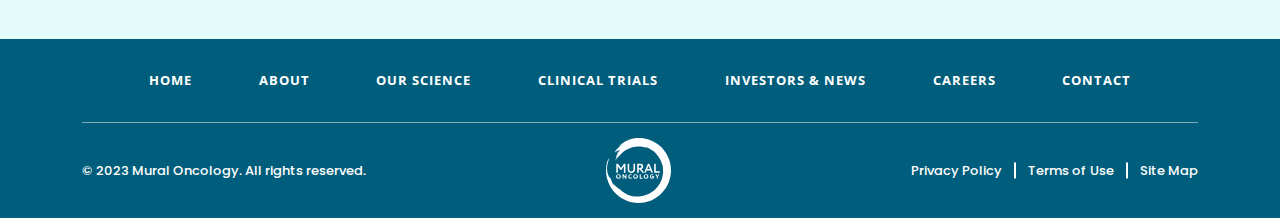
<file: financials-and-filings.html>
<!DOCTYPE html>
<html lang="en">
  <head>
    <meta charset="utf-8" />
    <title>Investor</title>
    <meta
      name="viewport"
      content="width=device-width, initial-scale=1, shrink-to-fit=no"
    />
    <meta name="description" content="Site description will be here" />
    <link rel="stylesheet" type="text/css" href="css/bootstrap.min.css" />
    <link rel="stylesheet" type="text/css" href="css/owl.carousel.min.css" />
    <link
      href="https://kit-pro.fontawesome.com/releases/v5.15.2/css/pro.min.css"
      rel="stylesheet"
    />
    <link rel="stylesheet" href="css/nice-select.css" />
    <link rel="stylesheet" href="css/default-edit.css" />
    <link rel="stylesheet" type="text/css" href="style.css" />
    <link rel="stylesheet" type="text/css" href="css/responsive.css" />
    <!--End ALL STYLESHEET -->
  </head>

  <body>
    <!-- preloader -->
    <div id="preloader"></div>
    <!-- preloader-end -->
    <!-- main-wrap -->
    <div class="main-wrap">
      <!-- offcanvas-start -->
      <div class="offcanvas-menu">
        <div class="offmenu" id="menuParent">
          <a href="#" class="offcanvas-close"><i class="fal fa-times"></i></a>
          <ul class="mobile-menu" id="mbl-menu-parent">
            <li>
              <a
                class="collapsed"
                data-bs-toggle="collapse"
                data-bs-target="#mbl-mn-32"
                href="#"
                >ABOUT <i class="fal fa-chevron-down"></i
              ></a>
              <div
                class="collapse off-collapsed-items"
                id="mbl-mn-32"
                data-bs-parent="#mbl-menu-parent"
              >
                <ul class="dropdown-ul">
                  <li><a href="#">Leaders</a></li>
                </ul>
              </div>
            </li>
            <li>
              <a
                class="collapsed"
                data-bs-toggle="collapse"
                data-bs-target="#mbl-mn-er4"
                href="#"
                >OUR SCIENCE <i class="fal fa-chevron-down"></i
              ></a>
              <div
                class="collapse off-collapsed-items"
                id="mbl-mn-er4"
                data-bs-parent="#mbl-menu-parent"
              >
                <ul class="dropdown-ul">
                  <li><a href="#">Pipeline</a></li>
                </ul>
              </div>
            </li>
            <li><a href="#">PUBLICATIONS</a></li>
            <li><a href="#">CLINICAL TRIALS</a></li>
            <li>
              <a
                class="collapsed"
                data-bs-toggle="collapse"
                data-bs-target="#mbl-mn-sde"
                href="#"
                >INVESTORS & NEWS <i class="fal fa-chevron-down"></i
              ></a>
              <div
                class="collapse off-collapsed-items"
                id="mbl-mn-sde"
                data-bs-parent="#mbl-menu-parent"
              >
                <ul class="dropdown-ul">
                  <li><a href="press-release.html">Press Releases</a></li>
                  <li>
                    <a href="event-and-presentations.html"
                      >Events & Presentations</a
                    >
                  </li>
                  <li>
                    <a href="financials-and-filings.html"
                      >Financials & Filings</a
                    >
                  </li>
                  <li>
                    <a href="stock-information.html">Stock Information</a>
                  </li>
                  <li><a href="corporate-governance.html">Governance</a></li>
                </ul>
              </div>
            </li>
            <li><a href="#">CAREERS</a></li>
          </ul>
        </div>
      </div>
      <div class="offcanvas-overlay"></div>
      <!-- offcanvas-start-end -->

      <!-- header-section -->
      <header class="header-section">
        <div class="header-in">
          <div class="container">
            <div class="header-section__inner">
              <div class="header-left">
                <a href="#" class="offcanvas-open d-lg-none">
                  <i class="fal fa-bars"></i>
                </a>
                <div class="main-menu d-lg-block d-none">
                  <ul>
                    <li>
                      <a href="#">ABOUT</a>
                      <div class="main-dropdown">
                        <ul class="dropdown-ul">
                          <li><a href="#">Leaders</a></li>
                        </ul>
                      </div>
                    </li>
                    <li>
                      <a href="#">OUR SCIENCE</a>
                      <div class="main-dropdown">
                        <ul class="dropdown-ul">
                          <li><a href="#">Pipeline</a></li>
                        </ul>
                      </div>
                    </li>
                    <li><a href="#">PUBLICATIONS</a></li>
                  </ul>
                </div>
              </div>
              <a href="index.html" class="header-logo">
                <img src="images/logo.svg" alt="" />
              </a>
              <div class="header-right">
                <div class="main-menu d-lg-block d-none">
                  <ul>
                    <li><a href="#">CLINICAL TRIALS</a></li>
                    <li>
                      <a href="#">INVESTORS & NEWS</a>
                      <div class="main-dropdown">
                        <ul class="dropdown-ul">
                          <li>
                            <a href="press-release.html">Press Releases</a>
                          </li>
                          <li>
                            <a href="event-and-presentations.html"
                              >Events & Presentations</a
                            >
                          </li>
                          <li>
                            <a href="financials-and-filings.html"
                              >Financials & Filings</a
                            >
                          </li>
                          <li>
                            <a href="stock-information.html"
                              >Stock Information</a
                            >
                          </li>
                          <li>
                            <a href="corporate-governance.html">Governance</a>
                          </li>
                        </ul>
                      </div>
                    </li>
                    <li><a href="#">CAREERS</a></li>
                  </ul>
                </div>
                <a href="#" class="header-search-icon">
                  <i class="far fa-search"></i>
                </a>
              </div>
            </div>
          </div>
        </div>
      </header>
      <!--End header-section -->

      <!-- main -->
      <main>
        <!-- page-title-section -->
        <section class="page-title-section">
          <div class="container">
            <div class="page-title__inner">
              <div class="page-title__content">
                <h1 class="h1 mb-0">
                  Financials <br />
                  & Filings
                </h1>
              </div>
            </div>
          </div>
        </section>
        <!-- page-title-section-end -->

        <!-- bar-menu -->
        <div class="bar-menu__outer">
          <div class="container">
            <div class="bar-menu__inner">
              <div class="bar-menu">
                <ul>
                  <li><a href="press-release.html">Press Releases</a></li>
                  <li>
                    <a href="event-and-presentations.html"
                      >Events & Presentations</a
                    >
                  </li>
                  <li>
                    <a href="financials-and-filings.html"
                      >Financials & Filings</a
                    >
                  </li>
                  <li>
                    <a href="stock-information.html">Stock Information</a>
                  </li>
                  <li><a href="corporate-governance.html">Governance</a></li>
                </ul>
              </div>
            </div>
          </div>
        </div>
        <!-- bar-menu-end -->

        <!-- ff-section -->
        <section class="ff-section">
          <div class="container">
            <div class="ff-section__inner">
              <!-- title -->
              <div class="ff-sec-title">
                <div class="row gy-3">
                  <div class="col-lg-8">
                    <div class="filter-inp me-xl-5">
                      <input
                        type="text"
                        class="input"
                        placeholder="Type here..."
                      />
                      <a href="#" class="default-button sub-button">
                        <i class="far fa-search i4"></i>
                        <span class="txt">Keyword search</span>
                      </a>
                    </div>
                  </div>
                </div>
                <div class="row gy-3 pt-xl-5 pt-4">
                  <div class="col-xl-7 col-lg-8">
                    <div class="row gy-3">
                      <div class="col-md-4">
                        <div class="single-s-select">
                          <label class="lbl-mn">Group</label>
                          <div class="filter-inp">
                            <select class="input nice-select">
                              <option>Chose from list</option>
                              <option>Annual Filings</option>
                              <option>Current Reports</option>
                              <option>Proxy Filings</option>
                            </select>
                          </div>
                        </div>
                      </div>
                      <div class="col-md-4">
                        <div class="single-s-select">
                          <label class="lbl-mn">Filing Year</label>
                          <div class="filter-inp">
                            <select class="input nice-select">
                              <option>- Any -</option>
                              <option>2023</option>
                              <option>2022</option>
                            </select>
                          </div>
                        </div>
                      </div>
                      <div class="col-md-4">
                        <div class="single-s-select">
                          <label class="lbl-mn">Items Per Page</label>
                          <div class="filter-inp">
                            <select class="input nice-select">
                              <option>10</option>
                              <option>25</option>
                              <option>50</option>
                            </select>
                          </div>
                        </div>
                      </div>
                    </div>
                  </div>
                </div>
              </div>
              <!-- title-end -->

              <!-- ff-table -->
              <div class="ff-table">
                <table>
                  <thead>
                    <tr>
                      <td>Filling Date</td>
                      <td>Form</td>
                      <td>Description</td>
                      <td>View</td>
                    </tr>
                  </thead>
                  <tbody>
                    <tr>
                      <td>08/30/23</td>
                      <td>10-Q</td>

                      <td>
                        Report of unscheduled material events or corporate event
                      </td>
                      <td>
                        <div class="ff-vw__items">
                          <a href="#" class="ff-vw__item">
                            <svg
                              xmlns="http://www.w3.org/2000/svg"
                              width="30"
                              height="30"
                              viewBox="0 0 30 30"
                              fill="none"
                            >
                              <g clip-path="url(#clip0_13_2842)">
                                <path
                                  d="M18.3042 11.6932C17.9488 11.3357 17.5548 11.0189 17.1294 10.7484C16.0027 10.0269 14.6929 9.64357 13.3551 9.64357C11.4982 9.64011 9.71669 10.3779 8.40595 11.6932L2.0471 18.0571C0.73858 19.3681 0.00312624 21.1444 0.00195457 22.9967C-0.000505921 26.862 3.13088 29.9974 6.99621 29.9999C8.85025 30.0063 10.6301 29.2721 11.9403 27.9603L17.1894 22.7112C17.2848 22.6166 17.338 22.4876 17.3373 22.3534C17.3357 22.0773 17.1105 21.8548 16.8344 21.8564H16.6345C15.5378 21.8602 14.4509 21.6496 13.4351 21.2365C13.2479 21.1594 13.0328 21.2029 12.8902 21.3464L9.11586 25.1258C7.94385 26.2978 6.04364 26.2978 4.87163 25.1258C3.69961 23.9537 3.69961 22.0535 4.87163 20.8815L11.2555 14.5027C12.4266 13.3331 14.3237 13.3331 15.4948 14.5027C16.284 15.2455 17.5151 15.2455 18.3042 14.5027C18.6438 14.1629 18.8496 13.7121 18.8841 13.2329C18.9206 12.6603 18.7095 12.0994 18.3042 11.6932Z"
                                  fill="#11809C"
                                />
                                <path
                                  d="M27.9477 2.04999C25.2144 -0.683329 20.7828 -0.683329 18.0495 2.04999L12.8054 7.28903C12.6614 7.43373 12.6199 7.65137 12.7004 7.83895C12.7801 8.02706 12.9661 8.1478 13.1703 8.14388H13.3553C14.4507 8.14188 15.5358 8.35413 16.5497 8.76878C16.7369 8.84582 16.952 8.80235 17.0946 8.65882L20.8589 4.89948C22.0309 3.72746 23.9311 3.72746 25.1032 4.89948C26.2752 6.07149 26.2752 7.9717 25.1032 9.14371L20.414 13.8279L20.374 13.8728L18.7343 15.5026C17.5632 16.6722 15.6661 16.6722 14.495 15.5026C13.7058 14.7598 12.4747 14.7598 11.6855 15.5026C11.3438 15.845 11.1378 16.2997 11.1056 16.7823C11.0691 17.355 11.2803 17.9158 11.6855 18.3221C12.2642 18.9032 12.9412 19.377 13.6852 19.7218C13.7901 19.7718 13.8951 19.8118 14.0001 19.8568C14.1051 19.9018 14.2151 19.9367 14.32 19.9767C14.425 20.0168 14.535 20.0517 14.64 20.0817L14.9349 20.1617C15.1349 20.2117 15.3349 20.2517 15.5398 20.2867C15.7867 20.3233 16.0353 20.3467 16.2847 20.3567H16.6346H16.6646L16.9645 20.3217C17.0745 20.3167 17.1895 20.2917 17.3195 20.2917H17.4894L17.8344 20.2417L17.9944 20.2117L18.2843 20.1517H18.3393C19.5673 19.8433 20.6886 19.2075 21.5837 18.312L27.9475 11.9482C30.681 9.21489 30.681 4.78331 27.9477 2.04999Z"
                                  fill="#11809C"
                                />
                              </g>
                              <defs>
                                <clipPath id="clip0_13_2842">
                                  <rect width="30" height="30" fill="white" />
                                </clipPath>
                              </defs>
                            </svg>
                          </a>
                          <a href="#" class="ff-vw__item">
                            <svg
                              xmlns="http://www.w3.org/2000/svg"
                              width="31"
                              height="41"
                              viewBox="0 0 31 41"
                              fill="none"
                            >
                              <g clip-path="url(#clip0_13_2863)">
                                <path
                                  d="M15.4997 17.6933L16.2503 16.3933C16.4761 16.0022 16.3255 15.6569 16.2503 15.5266C16.1751 15.3964 15.9513 15.0933 15.4997 15.0933C15.0481 15.0933 14.8243 15.3963 14.7491 15.5266C14.6739 15.6569 14.5233 16.0021 14.7491 16.3933L15.4997 17.6933Z"
                                  fill="#11809C"
                                />
                                <path
                                  d="M7.28819 28.4506C7.213 28.5809 7.06237 28.9261 7.28819 29.3173C7.51393 29.7084 7.88822 29.7506 8.03868 29.7506C8.18915 29.7506 8.56343 29.7084 8.78925 29.3172L9.53983 28.0173H8.03868C7.58712 28.0173 7.36346 28.3204 7.28819 28.4506Z"
                                  fill="#11809C"
                                />
                                <path
                                  d="M13.7002 25.615H17.2994L15.4998 22.498L13.7002 25.615Z"
                                  fill="#11809C"
                                />
                                <path
                                  d="M21.9062 10.4102C21.2429 10.4102 20.7051 9.87235 20.7051 9.20898V0H3.48828C1.5013 0 -0.115234 1.61654 -0.115234 3.60352V37.3965C-0.115234 39.3835 1.5013 41 3.48828 41H27.5117C29.4987 41 31.1152 39.3835 31.1152 37.3965V10.4102H21.9062ZM25.7926 30.5184C25.2018 31.5418 24.1435 32.1529 22.9617 32.1529C21.7798 32.1529 20.7215 31.5419 20.1306 30.5184L18.6865 28.0173H12.3135L10.8694 30.5184C10.2785 31.5418 9.22011 32.1529 8.03832 32.1529H8.03824C6.85645 32.1529 5.79813 31.5418 5.20732 30.5183C4.61642 29.4949 4.61634 28.2728 5.20732 27.2494C5.79822 26.2259 6.85653 25.6149 8.03832 25.6149H10.9264L14.113 20.0956L12.6689 17.5944C12.078 16.571 12.0779 15.3489 12.6689 14.3254C13.2598 13.3019 14.3181 12.6909 15.5 12.6909C16.6819 12.6909 17.7402 13.3019 18.3311 14.3254C18.9221 15.3489 18.922 16.571 18.3311 17.5944L16.887 20.0956L20.0735 25.6149H22.9616C24.1434 25.6149 25.2017 26.2259 25.7926 27.2494C26.3836 28.2729 26.3835 29.4949 25.7926 30.5184Z"
                                  fill="#11809C"
                                />
                                <path
                                  d="M22.9621 28.0173H21.4609L22.2115 29.3173C22.4373 29.7084 22.8116 29.7506 22.9621 29.7506C23.1125 29.7506 23.4868 29.7084 23.7126 29.3173C23.9384 28.9261 23.7878 28.5809 23.7126 28.4506C23.6374 28.3204 23.4136 28.0173 22.9621 28.0173Z"
                                  fill="#11809C"
                                />
                                <path
                                  d="M23.1074 0.703369V8.00786H30.4114L23.1074 0.703369Z"
                                  fill="#11809C"
                                />
                              </g>
                              <defs>
                                <clipPath id="clip0_13_2863">
                                  <rect width="31" height="41" fill="white" />
                                </clipPath>
                              </defs>
                            </svg>
                          </a>
                          <a href="#" class="ff-vw__item">
                            <svg
                              xmlns="http://www.w3.org/2000/svg"
                              width="31"
                              height="41"
                              viewBox="0 0 31 41"
                              fill="none"
                            >
                              <g clip-path="url(#clip0_13_2884)">
                                <path
                                  d="M23.0518 0.703369V8.00786H30.3019L23.0518 0.703369Z"
                                  fill="#11809C"
                                />
                                <path
                                  d="M21.859 10.4102C21.2005 10.4102 20.6667 9.87235 20.6667 9.20898V0H3.57692C1.60461 0 0 1.61654 0 3.60352V37.3965C0 39.3835 1.60461 41 3.57692 41H27.4231C29.3954 41 31 39.3835 31 37.3965V10.4102H21.859ZM24.1417 30.4447H6.85823C6.17639 30.4447 5.62372 29.8879 5.62372 29.201C5.62372 28.5142 6.17639 27.9574 6.85823 27.9574H24.1418C24.8236 27.9574 25.3763 28.5142 25.3763 29.201C25.3763 29.888 24.8235 30.4447 24.1417 30.4447ZM24.1417 24.2261H6.85823C6.17639 24.2261 5.62372 23.6693 5.62372 22.9824C5.62372 22.2955 6.17639 21.7387 6.85823 21.7387H24.1418C24.8236 21.7387 25.3763 22.2955 25.3763 22.9824C25.3763 23.6693 24.8235 24.2261 24.1417 24.2261ZM24.1417 18.0076H6.85823C6.17639 18.0076 5.62372 17.4508 5.62372 16.7639C5.62372 16.077 6.17639 15.5202 6.85823 15.5202H24.1418C24.8236 15.5202 25.3763 16.077 25.3763 16.7639C25.3763 17.4508 24.8235 18.0076 24.1417 18.0076Z"
                                  fill="#11809C"
                                />
                              </g>
                              <defs>
                                <clipPath id="clip0_13_2884">
                                  <rect width="31" height="41" fill="white" />
                                </clipPath>
                              </defs>
                            </svg>
                          </a>
                          <a href="#" class="ff-vw__item">
                            <svg
                              xmlns="http://www.w3.org/2000/svg"
                              width="30"
                              height="41"
                              viewBox="0 0 30 41"
                              fill="none"
                            >
                              <g clip-path="url(#clip0_13_2914)">
                                <path
                                  d="M22.3076 0.70459V8.00771H29.323L22.3076 0.70459Z"
                                  fill="#11809C"
                                />
                                <path
                                  d="M21.1538 10.4102C20.5154 10.4102 20 9.87363 20 9.20898V0H3.46154C1.55385 0 0 1.61758 0 3.60352V37.3965C0 39.3824 1.55385 41 3.46154 41H26.5385C28.4462 41 30 39.3824 30 37.3965V10.4102H21.1538ZM21.9538 17.8414L16.6923 23.3188L21.5692 28.3957C22.0385 28.8842 22.0385 29.6689 21.5692 30.1574C21.1 30.6459 20.3462 30.6459 19.8769 30.1574L15 25.0725L10.1231 30.1494C9.65385 30.6379 8.9 30.6379 8.43077 30.1494C7.96154 29.6609 7.96154 28.8762 8.43077 28.3877L13.3077 23.3107L8.04615 17.8334C7.57692 17.3449 7.57692 16.5602 8.04615 16.0717C8.51538 15.5832 9.26923 15.5832 9.73846 16.0717L15 21.549L20.2615 16.0717C20.7308 15.5832 21.4846 15.5832 21.9538 16.0717C22.4154 16.5682 22.4154 17.3529 21.9538 17.8414Z"
                                  fill="#11809C"
                                />
                              </g>
                              <defs>
                                <clipPath id="clip0_13_2914">
                                  <rect width="30" height="41" fill="white" />
                                </clipPath>
                              </defs>
                            </svg>
                          </a>
                          <a href="#" class="ff-vw__item">
                            <svg
                              xmlns="http://www.w3.org/2000/svg"
                              width="32"
                              height="41"
                              viewBox="0 0 32 41"
                              fill="none"
                            >
                              <g clip-path="url(#clip0_13_2953)">
                                <path
                                  d="M23.7949 0.703369V8.00786H31.2789L23.7949 0.703369Z"
                                  fill="#11809C"
                                />
                                <path
                                  d="M22.5641 10.4102C21.8844 10.4102 21.3333 9.87235 21.3333 9.20898V0H3.69231C1.65637 0 0 1.61654 0 3.60352V37.3965C0 39.3835 1.65637 41 3.69231 41H28.3077C30.3436 41 32 39.3835 32 37.3965V10.4102H22.5641ZM11.4209 27.2182C11.8369 27.6241 11.8369 28.2842 11.4209 28.6902C11.0049 29.0961 10.3286 29.0961 9.91262 28.6902L5.64603 24.5262C5.22896 24.1202 5.22896 23.4602 5.64603 23.0542L9.91262 18.8902C10.3286 18.4842 11.0049 18.4842 11.4209 18.8902C11.8369 19.2962 11.8369 19.9562 11.4209 20.3622L7.90843 23.7902L11.4209 27.2182ZM19.1594 16.7895L14.8928 31.3633C14.7307 31.9151 14.1397 32.2357 13.5733 32.0785C13.008 31.9203 12.6795 31.3435 12.8405 30.7908L17.1071 16.2169C17.2693 15.6652 17.8602 15.3446 18.4266 15.5018C18.9919 15.66 19.3205 16.2367 19.1594 16.7895ZM26.3539 24.5262L22.0873 28.6902C21.6713 29.0961 20.995 29.0961 20.579 28.6902C20.163 28.2842 20.163 27.6241 20.579 27.2182L24.0915 23.7902L20.579 20.3622C20.163 19.9562 20.163 19.2962 20.579 18.8902C20.995 18.4842 21.6713 18.4842 22.0873 18.8902L26.3539 23.0542C26.771 23.4602 26.771 24.1202 26.3539 24.5262Z"
                                  fill="#11809C"
                                />
                              </g>
                              <defs>
                                <clipPath id="clip0_13_2953">
                                  <rect width="32" height="41" fill="white" />
                                </clipPath>
                              </defs>
                            </svg>
                          </a>
                        </div>
                      </td>
                    </tr>
                    <tr>
                      <td>08/30/23</td>
                      <td>4</td>
                      <td>An amendment to a SC 13D filing</td>
                      <td>
                        <div class="ff-vw__items">
                          <a href="#" class="ff-vw__item">
                            <svg
                              xmlns="http://www.w3.org/2000/svg"
                              width="30"
                              height="30"
                              viewBox="0 0 30 30"
                              fill="none"
                            >
                              <g clip-path="url(#clip0_13_2842)">
                                <path
                                  d="M18.3042 11.6932C17.9488 11.3357 17.5548 11.0189 17.1294 10.7484C16.0027 10.0269 14.6929 9.64357 13.3551 9.64357C11.4982 9.64011 9.71669 10.3779 8.40595 11.6932L2.0471 18.0571C0.73858 19.3681 0.00312624 21.1444 0.00195457 22.9967C-0.000505921 26.862 3.13088 29.9974 6.99621 29.9999C8.85025 30.0063 10.6301 29.2721 11.9403 27.9603L17.1894 22.7112C17.2848 22.6166 17.338 22.4876 17.3373 22.3534C17.3357 22.0773 17.1105 21.8548 16.8344 21.8564H16.6345C15.5378 21.8602 14.4509 21.6496 13.4351 21.2365C13.2479 21.1594 13.0328 21.2029 12.8902 21.3464L9.11586 25.1258C7.94385 26.2978 6.04364 26.2978 4.87163 25.1258C3.69961 23.9537 3.69961 22.0535 4.87163 20.8815L11.2555 14.5027C12.4266 13.3331 14.3237 13.3331 15.4948 14.5027C16.284 15.2455 17.5151 15.2455 18.3042 14.5027C18.6438 14.1629 18.8496 13.7121 18.8841 13.2329C18.9206 12.6603 18.7095 12.0994 18.3042 11.6932Z"
                                  fill="#11809C"
                                />
                                <path
                                  d="M27.9477 2.04999C25.2144 -0.683329 20.7828 -0.683329 18.0495 2.04999L12.8054 7.28903C12.6614 7.43373 12.6199 7.65137 12.7004 7.83895C12.7801 8.02706 12.9661 8.1478 13.1703 8.14388H13.3553C14.4507 8.14188 15.5358 8.35413 16.5497 8.76878C16.7369 8.84582 16.952 8.80235 17.0946 8.65882L20.8589 4.89948C22.0309 3.72746 23.9311 3.72746 25.1032 4.89948C26.2752 6.07149 26.2752 7.9717 25.1032 9.14371L20.414 13.8279L20.374 13.8728L18.7343 15.5026C17.5632 16.6722 15.6661 16.6722 14.495 15.5026C13.7058 14.7598 12.4747 14.7598 11.6855 15.5026C11.3438 15.845 11.1378 16.2997 11.1056 16.7823C11.0691 17.355 11.2803 17.9158 11.6855 18.3221C12.2642 18.9032 12.9412 19.377 13.6852 19.7218C13.7901 19.7718 13.8951 19.8118 14.0001 19.8568C14.1051 19.9018 14.2151 19.9367 14.32 19.9767C14.425 20.0168 14.535 20.0517 14.64 20.0817L14.9349 20.1617C15.1349 20.2117 15.3349 20.2517 15.5398 20.2867C15.7867 20.3233 16.0353 20.3467 16.2847 20.3567H16.6346H16.6646L16.9645 20.3217C17.0745 20.3167 17.1895 20.2917 17.3195 20.2917H17.4894L17.8344 20.2417L17.9944 20.2117L18.2843 20.1517H18.3393C19.5673 19.8433 20.6886 19.2075 21.5837 18.312L27.9475 11.9482C30.681 9.21489 30.681 4.78331 27.9477 2.04999Z"
                                  fill="#11809C"
                                />
                              </g>
                              <defs>
                                <clipPath id="clip0_13_2842">
                                  <rect width="30" height="30" fill="white" />
                                </clipPath>
                              </defs>
                            </svg>
                          </a>
                          <a href="#" class="ff-vw__item">
                            <svg
                              xmlns="http://www.w3.org/2000/svg"
                              width="31"
                              height="41"
                              viewBox="0 0 31 41"
                              fill="none"
                            >
                              <g clip-path="url(#clip0_13_2863)">
                                <path
                                  d="M15.4997 17.6933L16.2503 16.3933C16.4761 16.0022 16.3255 15.6569 16.2503 15.5266C16.1751 15.3964 15.9513 15.0933 15.4997 15.0933C15.0481 15.0933 14.8243 15.3963 14.7491 15.5266C14.6739 15.6569 14.5233 16.0021 14.7491 16.3933L15.4997 17.6933Z"
                                  fill="#11809C"
                                />
                                <path
                                  d="M7.28819 28.4506C7.213 28.5809 7.06237 28.9261 7.28819 29.3173C7.51393 29.7084 7.88822 29.7506 8.03868 29.7506C8.18915 29.7506 8.56343 29.7084 8.78925 29.3172L9.53983 28.0173H8.03868C7.58712 28.0173 7.36346 28.3204 7.28819 28.4506Z"
                                  fill="#11809C"
                                />
                                <path
                                  d="M13.7002 25.615H17.2994L15.4998 22.498L13.7002 25.615Z"
                                  fill="#11809C"
                                />
                                <path
                                  d="M21.9062 10.4102C21.2429 10.4102 20.7051 9.87235 20.7051 9.20898V0H3.48828C1.5013 0 -0.115234 1.61654 -0.115234 3.60352V37.3965C-0.115234 39.3835 1.5013 41 3.48828 41H27.5117C29.4987 41 31.1152 39.3835 31.1152 37.3965V10.4102H21.9062ZM25.7926 30.5184C25.2018 31.5418 24.1435 32.1529 22.9617 32.1529C21.7798 32.1529 20.7215 31.5419 20.1306 30.5184L18.6865 28.0173H12.3135L10.8694 30.5184C10.2785 31.5418 9.22011 32.1529 8.03832 32.1529H8.03824C6.85645 32.1529 5.79813 31.5418 5.20732 30.5183C4.61642 29.4949 4.61634 28.2728 5.20732 27.2494C5.79822 26.2259 6.85653 25.6149 8.03832 25.6149H10.9264L14.113 20.0956L12.6689 17.5944C12.078 16.571 12.0779 15.3489 12.6689 14.3254C13.2598 13.3019 14.3181 12.6909 15.5 12.6909C16.6819 12.6909 17.7402 13.3019 18.3311 14.3254C18.9221 15.3489 18.922 16.571 18.3311 17.5944L16.887 20.0956L20.0735 25.6149H22.9616C24.1434 25.6149 25.2017 26.2259 25.7926 27.2494C26.3836 28.2729 26.3835 29.4949 25.7926 30.5184Z"
                                  fill="#11809C"
                                />
                                <path
                                  d="M22.9621 28.0173H21.4609L22.2115 29.3173C22.4373 29.7084 22.8116 29.7506 22.9621 29.7506C23.1125 29.7506 23.4868 29.7084 23.7126 29.3173C23.9384 28.9261 23.7878 28.5809 23.7126 28.4506C23.6374 28.3204 23.4136 28.0173 22.9621 28.0173Z"
                                  fill="#11809C"
                                />
                                <path
                                  d="M23.1074 0.703369V8.00786H30.4114L23.1074 0.703369Z"
                                  fill="#11809C"
                                />
                              </g>
                              <defs>
                                <clipPath id="clip0_13_2863">
                                  <rect width="31" height="41" fill="white" />
                                </clipPath>
                              </defs>
                            </svg>
                          </a>
                          <a href="#" class="ff-vw__item">
                            <svg
                              xmlns="http://www.w3.org/2000/svg"
                              width="31"
                              height="41"
                              viewBox="0 0 31 41"
                              fill="none"
                            >
                              <g clip-path="url(#clip0_13_2884)">
                                <path
                                  d="M23.0518 0.703369V8.00786H30.3019L23.0518 0.703369Z"
                                  fill="#11809C"
                                />
                                <path
                                  d="M21.859 10.4102C21.2005 10.4102 20.6667 9.87235 20.6667 9.20898V0H3.57692C1.60461 0 0 1.61654 0 3.60352V37.3965C0 39.3835 1.60461 41 3.57692 41H27.4231C29.3954 41 31 39.3835 31 37.3965V10.4102H21.859ZM24.1417 30.4447H6.85823C6.17639 30.4447 5.62372 29.8879 5.62372 29.201C5.62372 28.5142 6.17639 27.9574 6.85823 27.9574H24.1418C24.8236 27.9574 25.3763 28.5142 25.3763 29.201C25.3763 29.888 24.8235 30.4447 24.1417 30.4447ZM24.1417 24.2261H6.85823C6.17639 24.2261 5.62372 23.6693 5.62372 22.9824C5.62372 22.2955 6.17639 21.7387 6.85823 21.7387H24.1418C24.8236 21.7387 25.3763 22.2955 25.3763 22.9824C25.3763 23.6693 24.8235 24.2261 24.1417 24.2261ZM24.1417 18.0076H6.85823C6.17639 18.0076 5.62372 17.4508 5.62372 16.7639C5.62372 16.077 6.17639 15.5202 6.85823 15.5202H24.1418C24.8236 15.5202 25.3763 16.077 25.3763 16.7639C25.3763 17.4508 24.8235 18.0076 24.1417 18.0076Z"
                                  fill="#11809C"
                                />
                              </g>
                              <defs>
                                <clipPath id="clip0_13_2884">
                                  <rect width="31" height="41" fill="white" />
                                </clipPath>
                              </defs>
                            </svg>
                          </a>
                          <a href="#" class="ff-vw__item">
                            <svg
                              xmlns="http://www.w3.org/2000/svg"
                              width="30"
                              height="41"
                              viewBox="0 0 30 41"
                              fill="none"
                            >
                              <g clip-path="url(#clip0_13_2914)">
                                <path
                                  d="M22.3076 0.70459V8.00771H29.323L22.3076 0.70459Z"
                                  fill="#11809C"
                                />
                                <path
                                  d="M21.1538 10.4102C20.5154 10.4102 20 9.87363 20 9.20898V0H3.46154C1.55385 0 0 1.61758 0 3.60352V37.3965C0 39.3824 1.55385 41 3.46154 41H26.5385C28.4462 41 30 39.3824 30 37.3965V10.4102H21.1538ZM21.9538 17.8414L16.6923 23.3188L21.5692 28.3957C22.0385 28.8842 22.0385 29.6689 21.5692 30.1574C21.1 30.6459 20.3462 30.6459 19.8769 30.1574L15 25.0725L10.1231 30.1494C9.65385 30.6379 8.9 30.6379 8.43077 30.1494C7.96154 29.6609 7.96154 28.8762 8.43077 28.3877L13.3077 23.3107L8.04615 17.8334C7.57692 17.3449 7.57692 16.5602 8.04615 16.0717C8.51538 15.5832 9.26923 15.5832 9.73846 16.0717L15 21.549L20.2615 16.0717C20.7308 15.5832 21.4846 15.5832 21.9538 16.0717C22.4154 16.5682 22.4154 17.3529 21.9538 17.8414Z"
                                  fill="#11809C"
                                />
                              </g>
                              <defs>
                                <clipPath id="clip0_13_2914">
                                  <rect width="30" height="41" fill="white" />
                                </clipPath>
                              </defs>
                            </svg>
                          </a>
                        </div>
                      </td>
                    </tr>
                    <tr>
                      <td>08/30/23</td>
                      <td>4</td>
                      <td>An amendment to a SC 13D filing</td>
                      <td>
                        <div class="ff-vw__items">
                          <a href="#" class="ff-vw__item">
                            <svg
                              xmlns="http://www.w3.org/2000/svg"
                              width="30"
                              height="30"
                              viewBox="0 0 30 30"
                              fill="none"
                            >
                              <g clip-path="url(#clip0_13_2842)">
                                <path
                                  d="M18.3042 11.6932C17.9488 11.3357 17.5548 11.0189 17.1294 10.7484C16.0027 10.0269 14.6929 9.64357 13.3551 9.64357C11.4982 9.64011 9.71669 10.3779 8.40595 11.6932L2.0471 18.0571C0.73858 19.3681 0.00312624 21.1444 0.00195457 22.9967C-0.000505921 26.862 3.13088 29.9974 6.99621 29.9999C8.85025 30.0063 10.6301 29.2721 11.9403 27.9603L17.1894 22.7112C17.2848 22.6166 17.338 22.4876 17.3373 22.3534C17.3357 22.0773 17.1105 21.8548 16.8344 21.8564H16.6345C15.5378 21.8602 14.4509 21.6496 13.4351 21.2365C13.2479 21.1594 13.0328 21.2029 12.8902 21.3464L9.11586 25.1258C7.94385 26.2978 6.04364 26.2978 4.87163 25.1258C3.69961 23.9537 3.69961 22.0535 4.87163 20.8815L11.2555 14.5027C12.4266 13.3331 14.3237 13.3331 15.4948 14.5027C16.284 15.2455 17.5151 15.2455 18.3042 14.5027C18.6438 14.1629 18.8496 13.7121 18.8841 13.2329C18.9206 12.6603 18.7095 12.0994 18.3042 11.6932Z"
                                  fill="#11809C"
                                />
                                <path
                                  d="M27.9477 2.04999C25.2144 -0.683329 20.7828 -0.683329 18.0495 2.04999L12.8054 7.28903C12.6614 7.43373 12.6199 7.65137 12.7004 7.83895C12.7801 8.02706 12.9661 8.1478 13.1703 8.14388H13.3553C14.4507 8.14188 15.5358 8.35413 16.5497 8.76878C16.7369 8.84582 16.952 8.80235 17.0946 8.65882L20.8589 4.89948C22.0309 3.72746 23.9311 3.72746 25.1032 4.89948C26.2752 6.07149 26.2752 7.9717 25.1032 9.14371L20.414 13.8279L20.374 13.8728L18.7343 15.5026C17.5632 16.6722 15.6661 16.6722 14.495 15.5026C13.7058 14.7598 12.4747 14.7598 11.6855 15.5026C11.3438 15.845 11.1378 16.2997 11.1056 16.7823C11.0691 17.355 11.2803 17.9158 11.6855 18.3221C12.2642 18.9032 12.9412 19.377 13.6852 19.7218C13.7901 19.7718 13.8951 19.8118 14.0001 19.8568C14.1051 19.9018 14.2151 19.9367 14.32 19.9767C14.425 20.0168 14.535 20.0517 14.64 20.0817L14.9349 20.1617C15.1349 20.2117 15.3349 20.2517 15.5398 20.2867C15.7867 20.3233 16.0353 20.3467 16.2847 20.3567H16.6346H16.6646L16.9645 20.3217C17.0745 20.3167 17.1895 20.2917 17.3195 20.2917H17.4894L17.8344 20.2417L17.9944 20.2117L18.2843 20.1517H18.3393C19.5673 19.8433 20.6886 19.2075 21.5837 18.312L27.9475 11.9482C30.681 9.21489 30.681 4.78331 27.9477 2.04999Z"
                                  fill="#11809C"
                                />
                              </g>
                              <defs>
                                <clipPath id="clip0_13_2842">
                                  <rect width="30" height="30" fill="white" />
                                </clipPath>
                              </defs>
                            </svg>
                          </a>
                          <a href="#" class="ff-vw__item">
                            <svg
                              xmlns="http://www.w3.org/2000/svg"
                              width="31"
                              height="41"
                              viewBox="0 0 31 41"
                              fill="none"
                            >
                              <g clip-path="url(#clip0_13_2863)">
                                <path
                                  d="M15.4997 17.6933L16.2503 16.3933C16.4761 16.0022 16.3255 15.6569 16.2503 15.5266C16.1751 15.3964 15.9513 15.0933 15.4997 15.0933C15.0481 15.0933 14.8243 15.3963 14.7491 15.5266C14.6739 15.6569 14.5233 16.0021 14.7491 16.3933L15.4997 17.6933Z"
                                  fill="#11809C"
                                />
                                <path
                                  d="M7.28819 28.4506C7.213 28.5809 7.06237 28.9261 7.28819 29.3173C7.51393 29.7084 7.88822 29.7506 8.03868 29.7506C8.18915 29.7506 8.56343 29.7084 8.78925 29.3172L9.53983 28.0173H8.03868C7.58712 28.0173 7.36346 28.3204 7.28819 28.4506Z"
                                  fill="#11809C"
                                />
                                <path
                                  d="M13.7002 25.615H17.2994L15.4998 22.498L13.7002 25.615Z"
                                  fill="#11809C"
                                />
                                <path
                                  d="M21.9062 10.4102C21.2429 10.4102 20.7051 9.87235 20.7051 9.20898V0H3.48828C1.5013 0 -0.115234 1.61654 -0.115234 3.60352V37.3965C-0.115234 39.3835 1.5013 41 3.48828 41H27.5117C29.4987 41 31.1152 39.3835 31.1152 37.3965V10.4102H21.9062ZM25.7926 30.5184C25.2018 31.5418 24.1435 32.1529 22.9617 32.1529C21.7798 32.1529 20.7215 31.5419 20.1306 30.5184L18.6865 28.0173H12.3135L10.8694 30.5184C10.2785 31.5418 9.22011 32.1529 8.03832 32.1529H8.03824C6.85645 32.1529 5.79813 31.5418 5.20732 30.5183C4.61642 29.4949 4.61634 28.2728 5.20732 27.2494C5.79822 26.2259 6.85653 25.6149 8.03832 25.6149H10.9264L14.113 20.0956L12.6689 17.5944C12.078 16.571 12.0779 15.3489 12.6689 14.3254C13.2598 13.3019 14.3181 12.6909 15.5 12.6909C16.6819 12.6909 17.7402 13.3019 18.3311 14.3254C18.9221 15.3489 18.922 16.571 18.3311 17.5944L16.887 20.0956L20.0735 25.6149H22.9616C24.1434 25.6149 25.2017 26.2259 25.7926 27.2494C26.3836 28.2729 26.3835 29.4949 25.7926 30.5184Z"
                                  fill="#11809C"
                                />
                                <path
                                  d="M22.9621 28.0173H21.4609L22.2115 29.3173C22.4373 29.7084 22.8116 29.7506 22.9621 29.7506C23.1125 29.7506 23.4868 29.7084 23.7126 29.3173C23.9384 28.9261 23.7878 28.5809 23.7126 28.4506C23.6374 28.3204 23.4136 28.0173 22.9621 28.0173Z"
                                  fill="#11809C"
                                />
                                <path
                                  d="M23.1074 0.703369V8.00786H30.4114L23.1074 0.703369Z"
                                  fill="#11809C"
                                />
                              </g>
                              <defs>
                                <clipPath id="clip0_13_2863">
                                  <rect width="31" height="41" fill="white" />
                                </clipPath>
                              </defs>
                            </svg>
                          </a>
                          <a href="#" class="ff-vw__item">
                            <svg
                              xmlns="http://www.w3.org/2000/svg"
                              width="31"
                              height="41"
                              viewBox="0 0 31 41"
                              fill="none"
                            >
                              <g clip-path="url(#clip0_13_2884)">
                                <path
                                  d="M23.0518 0.703369V8.00786H30.3019L23.0518 0.703369Z"
                                  fill="#11809C"
                                />
                                <path
                                  d="M21.859 10.4102C21.2005 10.4102 20.6667 9.87235 20.6667 9.20898V0H3.57692C1.60461 0 0 1.61654 0 3.60352V37.3965C0 39.3835 1.60461 41 3.57692 41H27.4231C29.3954 41 31 39.3835 31 37.3965V10.4102H21.859ZM24.1417 30.4447H6.85823C6.17639 30.4447 5.62372 29.8879 5.62372 29.201C5.62372 28.5142 6.17639 27.9574 6.85823 27.9574H24.1418C24.8236 27.9574 25.3763 28.5142 25.3763 29.201C25.3763 29.888 24.8235 30.4447 24.1417 30.4447ZM24.1417 24.2261H6.85823C6.17639 24.2261 5.62372 23.6693 5.62372 22.9824C5.62372 22.2955 6.17639 21.7387 6.85823 21.7387H24.1418C24.8236 21.7387 25.3763 22.2955 25.3763 22.9824C25.3763 23.6693 24.8235 24.2261 24.1417 24.2261ZM24.1417 18.0076H6.85823C6.17639 18.0076 5.62372 17.4508 5.62372 16.7639C5.62372 16.077 6.17639 15.5202 6.85823 15.5202H24.1418C24.8236 15.5202 25.3763 16.077 25.3763 16.7639C25.3763 17.4508 24.8235 18.0076 24.1417 18.0076Z"
                                  fill="#11809C"
                                />
                              </g>
                              <defs>
                                <clipPath id="clip0_13_2884">
                                  <rect width="31" height="41" fill="white" />
                                </clipPath>
                              </defs>
                            </svg>
                          </a>
                          <a href="#" class="ff-vw__item">
                            <svg
                              xmlns="http://www.w3.org/2000/svg"
                              width="30"
                              height="41"
                              viewBox="0 0 30 41"
                              fill="none"
                            >
                              <g clip-path="url(#clip0_13_2914)">
                                <path
                                  d="M22.3076 0.70459V8.00771H29.323L22.3076 0.70459Z"
                                  fill="#11809C"
                                />
                                <path
                                  d="M21.1538 10.4102C20.5154 10.4102 20 9.87363 20 9.20898V0H3.46154C1.55385 0 0 1.61758 0 3.60352V37.3965C0 39.3824 1.55385 41 3.46154 41H26.5385C28.4462 41 30 39.3824 30 37.3965V10.4102H21.1538ZM21.9538 17.8414L16.6923 23.3188L21.5692 28.3957C22.0385 28.8842 22.0385 29.6689 21.5692 30.1574C21.1 30.6459 20.3462 30.6459 19.8769 30.1574L15 25.0725L10.1231 30.1494C9.65385 30.6379 8.9 30.6379 8.43077 30.1494C7.96154 29.6609 7.96154 28.8762 8.43077 28.3877L13.3077 23.3107L8.04615 17.8334C7.57692 17.3449 7.57692 16.5602 8.04615 16.0717C8.51538 15.5832 9.26923 15.5832 9.73846 16.0717L15 21.549L20.2615 16.0717C20.7308 15.5832 21.4846 15.5832 21.9538 16.0717C22.4154 16.5682 22.4154 17.3529 21.9538 17.8414Z"
                                  fill="#11809C"
                                />
                              </g>
                              <defs>
                                <clipPath id="clip0_13_2914">
                                  <rect width="30" height="41" fill="white" />
                                </clipPath>
                              </defs>
                            </svg>
                          </a>
                        </div>
                      </td>
                    </tr>
                    <tr>
                      <td>08/30/23</td>
                      <td>10-Q</td>

                      <td>
                        Report of unscheduled material events or corporate event
                      </td>
                      <td>
                        <div class="ff-vw__items">
                          <a href="#" class="ff-vw__item">
                            <svg
                              xmlns="http://www.w3.org/2000/svg"
                              width="30"
                              height="30"
                              viewBox="0 0 30 30"
                              fill="none"
                            >
                              <g clip-path="url(#clip0_13_2842)">
                                <path
                                  d="M18.3042 11.6932C17.9488 11.3357 17.5548 11.0189 17.1294 10.7484C16.0027 10.0269 14.6929 9.64357 13.3551 9.64357C11.4982 9.64011 9.71669 10.3779 8.40595 11.6932L2.0471 18.0571C0.73858 19.3681 0.00312624 21.1444 0.00195457 22.9967C-0.000505921 26.862 3.13088 29.9974 6.99621 29.9999C8.85025 30.0063 10.6301 29.2721 11.9403 27.9603L17.1894 22.7112C17.2848 22.6166 17.338 22.4876 17.3373 22.3534C17.3357 22.0773 17.1105 21.8548 16.8344 21.8564H16.6345C15.5378 21.8602 14.4509 21.6496 13.4351 21.2365C13.2479 21.1594 13.0328 21.2029 12.8902 21.3464L9.11586 25.1258C7.94385 26.2978 6.04364 26.2978 4.87163 25.1258C3.69961 23.9537 3.69961 22.0535 4.87163 20.8815L11.2555 14.5027C12.4266 13.3331 14.3237 13.3331 15.4948 14.5027C16.284 15.2455 17.5151 15.2455 18.3042 14.5027C18.6438 14.1629 18.8496 13.7121 18.8841 13.2329C18.9206 12.6603 18.7095 12.0994 18.3042 11.6932Z"
                                  fill="#11809C"
                                />
                                <path
                                  d="M27.9477 2.04999C25.2144 -0.683329 20.7828 -0.683329 18.0495 2.04999L12.8054 7.28903C12.6614 7.43373 12.6199 7.65137 12.7004 7.83895C12.7801 8.02706 12.9661 8.1478 13.1703 8.14388H13.3553C14.4507 8.14188 15.5358 8.35413 16.5497 8.76878C16.7369 8.84582 16.952 8.80235 17.0946 8.65882L20.8589 4.89948C22.0309 3.72746 23.9311 3.72746 25.1032 4.89948C26.2752 6.07149 26.2752 7.9717 25.1032 9.14371L20.414 13.8279L20.374 13.8728L18.7343 15.5026C17.5632 16.6722 15.6661 16.6722 14.495 15.5026C13.7058 14.7598 12.4747 14.7598 11.6855 15.5026C11.3438 15.845 11.1378 16.2997 11.1056 16.7823C11.0691 17.355 11.2803 17.9158 11.6855 18.3221C12.2642 18.9032 12.9412 19.377 13.6852 19.7218C13.7901 19.7718 13.8951 19.8118 14.0001 19.8568C14.1051 19.9018 14.2151 19.9367 14.32 19.9767C14.425 20.0168 14.535 20.0517 14.64 20.0817L14.9349 20.1617C15.1349 20.2117 15.3349 20.2517 15.5398 20.2867C15.7867 20.3233 16.0353 20.3467 16.2847 20.3567H16.6346H16.6646L16.9645 20.3217C17.0745 20.3167 17.1895 20.2917 17.3195 20.2917H17.4894L17.8344 20.2417L17.9944 20.2117L18.2843 20.1517H18.3393C19.5673 19.8433 20.6886 19.2075 21.5837 18.312L27.9475 11.9482C30.681 9.21489 30.681 4.78331 27.9477 2.04999Z"
                                  fill="#11809C"
                                />
                              </g>
                              <defs>
                                <clipPath id="clip0_13_2842">
                                  <rect width="30" height="30" fill="white" />
                                </clipPath>
                              </defs>
                            </svg>
                          </a>
                          <a href="#" class="ff-vw__item">
                            <svg
                              xmlns="http://www.w3.org/2000/svg"
                              width="31"
                              height="41"
                              viewBox="0 0 31 41"
                              fill="none"
                            >
                              <g clip-path="url(#clip0_13_2863)">
                                <path
                                  d="M15.4997 17.6933L16.2503 16.3933C16.4761 16.0022 16.3255 15.6569 16.2503 15.5266C16.1751 15.3964 15.9513 15.0933 15.4997 15.0933C15.0481 15.0933 14.8243 15.3963 14.7491 15.5266C14.6739 15.6569 14.5233 16.0021 14.7491 16.3933L15.4997 17.6933Z"
                                  fill="#11809C"
                                />
                                <path
                                  d="M7.28819 28.4506C7.213 28.5809 7.06237 28.9261 7.28819 29.3173C7.51393 29.7084 7.88822 29.7506 8.03868 29.7506C8.18915 29.7506 8.56343 29.7084 8.78925 29.3172L9.53983 28.0173H8.03868C7.58712 28.0173 7.36346 28.3204 7.28819 28.4506Z"
                                  fill="#11809C"
                                />
                                <path
                                  d="M13.7002 25.615H17.2994L15.4998 22.498L13.7002 25.615Z"
                                  fill="#11809C"
                                />
                                <path
                                  d="M21.9062 10.4102C21.2429 10.4102 20.7051 9.87235 20.7051 9.20898V0H3.48828C1.5013 0 -0.115234 1.61654 -0.115234 3.60352V37.3965C-0.115234 39.3835 1.5013 41 3.48828 41H27.5117C29.4987 41 31.1152 39.3835 31.1152 37.3965V10.4102H21.9062ZM25.7926 30.5184C25.2018 31.5418 24.1435 32.1529 22.9617 32.1529C21.7798 32.1529 20.7215 31.5419 20.1306 30.5184L18.6865 28.0173H12.3135L10.8694 30.5184C10.2785 31.5418 9.22011 32.1529 8.03832 32.1529H8.03824C6.85645 32.1529 5.79813 31.5418 5.20732 30.5183C4.61642 29.4949 4.61634 28.2728 5.20732 27.2494C5.79822 26.2259 6.85653 25.6149 8.03832 25.6149H10.9264L14.113 20.0956L12.6689 17.5944C12.078 16.571 12.0779 15.3489 12.6689 14.3254C13.2598 13.3019 14.3181 12.6909 15.5 12.6909C16.6819 12.6909 17.7402 13.3019 18.3311 14.3254C18.9221 15.3489 18.922 16.571 18.3311 17.5944L16.887 20.0956L20.0735 25.6149H22.9616C24.1434 25.6149 25.2017 26.2259 25.7926 27.2494C26.3836 28.2729 26.3835 29.4949 25.7926 30.5184Z"
                                  fill="#11809C"
                                />
                                <path
                                  d="M22.9621 28.0173H21.4609L22.2115 29.3173C22.4373 29.7084 22.8116 29.7506 22.9621 29.7506C23.1125 29.7506 23.4868 29.7084 23.7126 29.3173C23.9384 28.9261 23.7878 28.5809 23.7126 28.4506C23.6374 28.3204 23.4136 28.0173 22.9621 28.0173Z"
                                  fill="#11809C"
                                />
                                <path
                                  d="M23.1074 0.703369V8.00786H30.4114L23.1074 0.703369Z"
                                  fill="#11809C"
                                />
                              </g>
                              <defs>
                                <clipPath id="clip0_13_2863">
                                  <rect width="31" height="41" fill="white" />
                                </clipPath>
                              </defs>
                            </svg>
                          </a>
                          <a href="#" class="ff-vw__item">
                            <svg
                              xmlns="http://www.w3.org/2000/svg"
                              width="31"
                              height="41"
                              viewBox="0 0 31 41"
                              fill="none"
                            >
                              <g clip-path="url(#clip0_13_2884)">
                                <path
                                  d="M23.0518 0.703369V8.00786H30.3019L23.0518 0.703369Z"
                                  fill="#11809C"
                                />
                                <path
                                  d="M21.859 10.4102C21.2005 10.4102 20.6667 9.87235 20.6667 9.20898V0H3.57692C1.60461 0 0 1.61654 0 3.60352V37.3965C0 39.3835 1.60461 41 3.57692 41H27.4231C29.3954 41 31 39.3835 31 37.3965V10.4102H21.859ZM24.1417 30.4447H6.85823C6.17639 30.4447 5.62372 29.8879 5.62372 29.201C5.62372 28.5142 6.17639 27.9574 6.85823 27.9574H24.1418C24.8236 27.9574 25.3763 28.5142 25.3763 29.201C25.3763 29.888 24.8235 30.4447 24.1417 30.4447ZM24.1417 24.2261H6.85823C6.17639 24.2261 5.62372 23.6693 5.62372 22.9824C5.62372 22.2955 6.17639 21.7387 6.85823 21.7387H24.1418C24.8236 21.7387 25.3763 22.2955 25.3763 22.9824C25.3763 23.6693 24.8235 24.2261 24.1417 24.2261ZM24.1417 18.0076H6.85823C6.17639 18.0076 5.62372 17.4508 5.62372 16.7639C5.62372 16.077 6.17639 15.5202 6.85823 15.5202H24.1418C24.8236 15.5202 25.3763 16.077 25.3763 16.7639C25.3763 17.4508 24.8235 18.0076 24.1417 18.0076Z"
                                  fill="#11809C"
                                />
                              </g>
                              <defs>
                                <clipPath id="clip0_13_2884">
                                  <rect width="31" height="41" fill="white" />
                                </clipPath>
                              </defs>
                            </svg>
                          </a>
                          <a href="#" class="ff-vw__item">
                            <svg
                              xmlns="http://www.w3.org/2000/svg"
                              width="30"
                              height="41"
                              viewBox="0 0 30 41"
                              fill="none"
                            >
                              <g clip-path="url(#clip0_13_2914)">
                                <path
                                  d="M22.3076 0.70459V8.00771H29.323L22.3076 0.70459Z"
                                  fill="#11809C"
                                />
                                <path
                                  d="M21.1538 10.4102C20.5154 10.4102 20 9.87363 20 9.20898V0H3.46154C1.55385 0 0 1.61758 0 3.60352V37.3965C0 39.3824 1.55385 41 3.46154 41H26.5385C28.4462 41 30 39.3824 30 37.3965V10.4102H21.1538ZM21.9538 17.8414L16.6923 23.3188L21.5692 28.3957C22.0385 28.8842 22.0385 29.6689 21.5692 30.1574C21.1 30.6459 20.3462 30.6459 19.8769 30.1574L15 25.0725L10.1231 30.1494C9.65385 30.6379 8.9 30.6379 8.43077 30.1494C7.96154 29.6609 7.96154 28.8762 8.43077 28.3877L13.3077 23.3107L8.04615 17.8334C7.57692 17.3449 7.57692 16.5602 8.04615 16.0717C8.51538 15.5832 9.26923 15.5832 9.73846 16.0717L15 21.549L20.2615 16.0717C20.7308 15.5832 21.4846 15.5832 21.9538 16.0717C22.4154 16.5682 22.4154 17.3529 21.9538 17.8414Z"
                                  fill="#11809C"
                                />
                              </g>
                              <defs>
                                <clipPath id="clip0_13_2914">
                                  <rect width="30" height="41" fill="white" />
                                </clipPath>
                              </defs>
                            </svg>
                          </a>
                          <a href="#" class="ff-vw__item">
                            <svg
                              xmlns="http://www.w3.org/2000/svg"
                              width="32"
                              height="41"
                              viewBox="0 0 32 41"
                              fill="none"
                            >
                              <g clip-path="url(#clip0_13_2953)">
                                <path
                                  d="M23.7949 0.703369V8.00786H31.2789L23.7949 0.703369Z"
                                  fill="#11809C"
                                />
                                <path
                                  d="M22.5641 10.4102C21.8844 10.4102 21.3333 9.87235 21.3333 9.20898V0H3.69231C1.65637 0 0 1.61654 0 3.60352V37.3965C0 39.3835 1.65637 41 3.69231 41H28.3077C30.3436 41 32 39.3835 32 37.3965V10.4102H22.5641ZM11.4209 27.2182C11.8369 27.6241 11.8369 28.2842 11.4209 28.6902C11.0049 29.0961 10.3286 29.0961 9.91262 28.6902L5.64603 24.5262C5.22896 24.1202 5.22896 23.4602 5.64603 23.0542L9.91262 18.8902C10.3286 18.4842 11.0049 18.4842 11.4209 18.8902C11.8369 19.2962 11.8369 19.9562 11.4209 20.3622L7.90843 23.7902L11.4209 27.2182ZM19.1594 16.7895L14.8928 31.3633C14.7307 31.9151 14.1397 32.2357 13.5733 32.0785C13.008 31.9203 12.6795 31.3435 12.8405 30.7908L17.1071 16.2169C17.2693 15.6652 17.8602 15.3446 18.4266 15.5018C18.9919 15.66 19.3205 16.2367 19.1594 16.7895ZM26.3539 24.5262L22.0873 28.6902C21.6713 29.0961 20.995 29.0961 20.579 28.6902C20.163 28.2842 20.163 27.6241 20.579 27.2182L24.0915 23.7902L20.579 20.3622C20.163 19.9562 20.163 19.2962 20.579 18.8902C20.995 18.4842 21.6713 18.4842 22.0873 18.8902L26.3539 23.0542C26.771 23.4602 26.771 24.1202 26.3539 24.5262Z"
                                  fill="#11809C"
                                />
                              </g>
                              <defs>
                                <clipPath id="clip0_13_2953">
                                  <rect width="32" height="41" fill="white" />
                                </clipPath>
                              </defs>
                            </svg>
                          </a>
                        </div>
                      </td>
                    </tr>
                    <tr>
                      <td>08/30/23</td>
                      <td>10-Q</td>

                      <td>
                        Report of unscheduled material events or corporate event
                      </td>
                      <td>
                        <div class="ff-vw__items">
                          <a href="#" class="ff-vw__item">
                            <svg
                              xmlns="http://www.w3.org/2000/svg"
                              width="30"
                              height="30"
                              viewBox="0 0 30 30"
                              fill="none"
                            >
                              <g clip-path="url(#clip0_13_2842)">
                                <path
                                  d="M18.3042 11.6932C17.9488 11.3357 17.5548 11.0189 17.1294 10.7484C16.0027 10.0269 14.6929 9.64357 13.3551 9.64357C11.4982 9.64011 9.71669 10.3779 8.40595 11.6932L2.0471 18.0571C0.73858 19.3681 0.00312624 21.1444 0.00195457 22.9967C-0.000505921 26.862 3.13088 29.9974 6.99621 29.9999C8.85025 30.0063 10.6301 29.2721 11.9403 27.9603L17.1894 22.7112C17.2848 22.6166 17.338 22.4876 17.3373 22.3534C17.3357 22.0773 17.1105 21.8548 16.8344 21.8564H16.6345C15.5378 21.8602 14.4509 21.6496 13.4351 21.2365C13.2479 21.1594 13.0328 21.2029 12.8902 21.3464L9.11586 25.1258C7.94385 26.2978 6.04364 26.2978 4.87163 25.1258C3.69961 23.9537 3.69961 22.0535 4.87163 20.8815L11.2555 14.5027C12.4266 13.3331 14.3237 13.3331 15.4948 14.5027C16.284 15.2455 17.5151 15.2455 18.3042 14.5027C18.6438 14.1629 18.8496 13.7121 18.8841 13.2329C18.9206 12.6603 18.7095 12.0994 18.3042 11.6932Z"
                                  fill="#11809C"
                                />
                                <path
                                  d="M27.9477 2.04999C25.2144 -0.683329 20.7828 -0.683329 18.0495 2.04999L12.8054 7.28903C12.6614 7.43373 12.6199 7.65137 12.7004 7.83895C12.7801 8.02706 12.9661 8.1478 13.1703 8.14388H13.3553C14.4507 8.14188 15.5358 8.35413 16.5497 8.76878C16.7369 8.84582 16.952 8.80235 17.0946 8.65882L20.8589 4.89948C22.0309 3.72746 23.9311 3.72746 25.1032 4.89948C26.2752 6.07149 26.2752 7.9717 25.1032 9.14371L20.414 13.8279L20.374 13.8728L18.7343 15.5026C17.5632 16.6722 15.6661 16.6722 14.495 15.5026C13.7058 14.7598 12.4747 14.7598 11.6855 15.5026C11.3438 15.845 11.1378 16.2997 11.1056 16.7823C11.0691 17.355 11.2803 17.9158 11.6855 18.3221C12.2642 18.9032 12.9412 19.377 13.6852 19.7218C13.7901 19.7718 13.8951 19.8118 14.0001 19.8568C14.1051 19.9018 14.2151 19.9367 14.32 19.9767C14.425 20.0168 14.535 20.0517 14.64 20.0817L14.9349 20.1617C15.1349 20.2117 15.3349 20.2517 15.5398 20.2867C15.7867 20.3233 16.0353 20.3467 16.2847 20.3567H16.6346H16.6646L16.9645 20.3217C17.0745 20.3167 17.1895 20.2917 17.3195 20.2917H17.4894L17.8344 20.2417L17.9944 20.2117L18.2843 20.1517H18.3393C19.5673 19.8433 20.6886 19.2075 21.5837 18.312L27.9475 11.9482C30.681 9.21489 30.681 4.78331 27.9477 2.04999Z"
                                  fill="#11809C"
                                />
                              </g>
                              <defs>
                                <clipPath id="clip0_13_2842">
                                  <rect width="30" height="30" fill="white" />
                                </clipPath>
                              </defs>
                            </svg>
                          </a>
                          <a href="#" class="ff-vw__item">
                            <svg
                              xmlns="http://www.w3.org/2000/svg"
                              width="31"
                              height="41"
                              viewBox="0 0 31 41"
                              fill="none"
                            >
                              <g clip-path="url(#clip0_13_2863)">
                                <path
                                  d="M15.4997 17.6933L16.2503 16.3933C16.4761 16.0022 16.3255 15.6569 16.2503 15.5266C16.1751 15.3964 15.9513 15.0933 15.4997 15.0933C15.0481 15.0933 14.8243 15.3963 14.7491 15.5266C14.6739 15.6569 14.5233 16.0021 14.7491 16.3933L15.4997 17.6933Z"
                                  fill="#11809C"
                                />
                                <path
                                  d="M7.28819 28.4506C7.213 28.5809 7.06237 28.9261 7.28819 29.3173C7.51393 29.7084 7.88822 29.7506 8.03868 29.7506C8.18915 29.7506 8.56343 29.7084 8.78925 29.3172L9.53983 28.0173H8.03868C7.58712 28.0173 7.36346 28.3204 7.28819 28.4506Z"
                                  fill="#11809C"
                                />
                                <path
                                  d="M13.7002 25.615H17.2994L15.4998 22.498L13.7002 25.615Z"
                                  fill="#11809C"
                                />
                                <path
                                  d="M21.9062 10.4102C21.2429 10.4102 20.7051 9.87235 20.7051 9.20898V0H3.48828C1.5013 0 -0.115234 1.61654 -0.115234 3.60352V37.3965C-0.115234 39.3835 1.5013 41 3.48828 41H27.5117C29.4987 41 31.1152 39.3835 31.1152 37.3965V10.4102H21.9062ZM25.7926 30.5184C25.2018 31.5418 24.1435 32.1529 22.9617 32.1529C21.7798 32.1529 20.7215 31.5419 20.1306 30.5184L18.6865 28.0173H12.3135L10.8694 30.5184C10.2785 31.5418 9.22011 32.1529 8.03832 32.1529H8.03824C6.85645 32.1529 5.79813 31.5418 5.20732 30.5183C4.61642 29.4949 4.61634 28.2728 5.20732 27.2494C5.79822 26.2259 6.85653 25.6149 8.03832 25.6149H10.9264L14.113 20.0956L12.6689 17.5944C12.078 16.571 12.0779 15.3489 12.6689 14.3254C13.2598 13.3019 14.3181 12.6909 15.5 12.6909C16.6819 12.6909 17.7402 13.3019 18.3311 14.3254C18.9221 15.3489 18.922 16.571 18.3311 17.5944L16.887 20.0956L20.0735 25.6149H22.9616C24.1434 25.6149 25.2017 26.2259 25.7926 27.2494C26.3836 28.2729 26.3835 29.4949 25.7926 30.5184Z"
                                  fill="#11809C"
                                />
                                <path
                                  d="M22.9621 28.0173H21.4609L22.2115 29.3173C22.4373 29.7084 22.8116 29.7506 22.9621 29.7506C23.1125 29.7506 23.4868 29.7084 23.7126 29.3173C23.9384 28.9261 23.7878 28.5809 23.7126 28.4506C23.6374 28.3204 23.4136 28.0173 22.9621 28.0173Z"
                                  fill="#11809C"
                                />
                                <path
                                  d="M23.1074 0.703369V8.00786H30.4114L23.1074 0.703369Z"
                                  fill="#11809C"
                                />
                              </g>
                              <defs>
                                <clipPath id="clip0_13_2863">
                                  <rect width="31" height="41" fill="white" />
                                </clipPath>
                              </defs>
                            </svg>
                          </a>
                          <a href="#" class="ff-vw__item">
                            <svg
                              xmlns="http://www.w3.org/2000/svg"
                              width="31"
                              height="41"
                              viewBox="0 0 31 41"
                              fill="none"
                            >
                              <g clip-path="url(#clip0_13_2884)">
                                <path
                                  d="M23.0518 0.703369V8.00786H30.3019L23.0518 0.703369Z"
                                  fill="#11809C"
                                />
                                <path
                                  d="M21.859 10.4102C21.2005 10.4102 20.6667 9.87235 20.6667 9.20898V0H3.57692C1.60461 0 0 1.61654 0 3.60352V37.3965C0 39.3835 1.60461 41 3.57692 41H27.4231C29.3954 41 31 39.3835 31 37.3965V10.4102H21.859ZM24.1417 30.4447H6.85823C6.17639 30.4447 5.62372 29.8879 5.62372 29.201C5.62372 28.5142 6.17639 27.9574 6.85823 27.9574H24.1418C24.8236 27.9574 25.3763 28.5142 25.3763 29.201C25.3763 29.888 24.8235 30.4447 24.1417 30.4447ZM24.1417 24.2261H6.85823C6.17639 24.2261 5.62372 23.6693 5.62372 22.9824C5.62372 22.2955 6.17639 21.7387 6.85823 21.7387H24.1418C24.8236 21.7387 25.3763 22.2955 25.3763 22.9824C25.3763 23.6693 24.8235 24.2261 24.1417 24.2261ZM24.1417 18.0076H6.85823C6.17639 18.0076 5.62372 17.4508 5.62372 16.7639C5.62372 16.077 6.17639 15.5202 6.85823 15.5202H24.1418C24.8236 15.5202 25.3763 16.077 25.3763 16.7639C25.3763 17.4508 24.8235 18.0076 24.1417 18.0076Z"
                                  fill="#11809C"
                                />
                              </g>
                              <defs>
                                <clipPath id="clip0_13_2884">
                                  <rect width="31" height="41" fill="white" />
                                </clipPath>
                              </defs>
                            </svg>
                          </a>
                          <a href="#" class="ff-vw__item">
                            <svg
                              xmlns="http://www.w3.org/2000/svg"
                              width="30"
                              height="41"
                              viewBox="0 0 30 41"
                              fill="none"
                            >
                              <g clip-path="url(#clip0_13_2914)">
                                <path
                                  d="M22.3076 0.70459V8.00771H29.323L22.3076 0.70459Z"
                                  fill="#11809C"
                                />
                                <path
                                  d="M21.1538 10.4102C20.5154 10.4102 20 9.87363 20 9.20898V0H3.46154C1.55385 0 0 1.61758 0 3.60352V37.3965C0 39.3824 1.55385 41 3.46154 41H26.5385C28.4462 41 30 39.3824 30 37.3965V10.4102H21.1538ZM21.9538 17.8414L16.6923 23.3188L21.5692 28.3957C22.0385 28.8842 22.0385 29.6689 21.5692 30.1574C21.1 30.6459 20.3462 30.6459 19.8769 30.1574L15 25.0725L10.1231 30.1494C9.65385 30.6379 8.9 30.6379 8.43077 30.1494C7.96154 29.6609 7.96154 28.8762 8.43077 28.3877L13.3077 23.3107L8.04615 17.8334C7.57692 17.3449 7.57692 16.5602 8.04615 16.0717C8.51538 15.5832 9.26923 15.5832 9.73846 16.0717L15 21.549L20.2615 16.0717C20.7308 15.5832 21.4846 15.5832 21.9538 16.0717C22.4154 16.5682 22.4154 17.3529 21.9538 17.8414Z"
                                  fill="#11809C"
                                />
                              </g>
                              <defs>
                                <clipPath id="clip0_13_2914">
                                  <rect width="30" height="41" fill="white" />
                                </clipPath>
                              </defs>
                            </svg>
                          </a>
                          <a href="#" class="ff-vw__item">
                            <svg
                              xmlns="http://www.w3.org/2000/svg"
                              width="32"
                              height="41"
                              viewBox="0 0 32 41"
                              fill="none"
                            >
                              <g clip-path="url(#clip0_13_2953)">
                                <path
                                  d="M23.7949 0.703369V8.00786H31.2789L23.7949 0.703369Z"
                                  fill="#11809C"
                                />
                                <path
                                  d="M22.5641 10.4102C21.8844 10.4102 21.3333 9.87235 21.3333 9.20898V0H3.69231C1.65637 0 0 1.61654 0 3.60352V37.3965C0 39.3835 1.65637 41 3.69231 41H28.3077C30.3436 41 32 39.3835 32 37.3965V10.4102H22.5641ZM11.4209 27.2182C11.8369 27.6241 11.8369 28.2842 11.4209 28.6902C11.0049 29.0961 10.3286 29.0961 9.91262 28.6902L5.64603 24.5262C5.22896 24.1202 5.22896 23.4602 5.64603 23.0542L9.91262 18.8902C10.3286 18.4842 11.0049 18.4842 11.4209 18.8902C11.8369 19.2962 11.8369 19.9562 11.4209 20.3622L7.90843 23.7902L11.4209 27.2182ZM19.1594 16.7895L14.8928 31.3633C14.7307 31.9151 14.1397 32.2357 13.5733 32.0785C13.008 31.9203 12.6795 31.3435 12.8405 30.7908L17.1071 16.2169C17.2693 15.6652 17.8602 15.3446 18.4266 15.5018C18.9919 15.66 19.3205 16.2367 19.1594 16.7895ZM26.3539 24.5262L22.0873 28.6902C21.6713 29.0961 20.995 29.0961 20.579 28.6902C20.163 28.2842 20.163 27.6241 20.579 27.2182L24.0915 23.7902L20.579 20.3622C20.163 19.9562 20.163 19.2962 20.579 18.8902C20.995 18.4842 21.6713 18.4842 22.0873 18.8902L26.3539 23.0542C26.771 23.4602 26.771 24.1202 26.3539 24.5262Z"
                                  fill="#11809C"
                                />
                              </g>
                              <defs>
                                <clipPath id="clip0_13_2953">
                                  <rect width="32" height="41" fill="white" />
                                </clipPath>
                              </defs>
                            </svg>
                          </a>
                        </div>
                      </td>
                    </tr>
                    <tr>
                      <td>08/30/23</td>
                      <td>4</td>
                      <td>An amendment to a SC 13D filing</td>
                      <td>
                        <div class="ff-vw__items">
                          <a href="#" class="ff-vw__item">
                            <svg
                              xmlns="http://www.w3.org/2000/svg"
                              width="30"
                              height="30"
                              viewBox="0 0 30 30"
                              fill="none"
                            >
                              <g clip-path="url(#clip0_13_2842)">
                                <path
                                  d="M18.3042 11.6932C17.9488 11.3357 17.5548 11.0189 17.1294 10.7484C16.0027 10.0269 14.6929 9.64357 13.3551 9.64357C11.4982 9.64011 9.71669 10.3779 8.40595 11.6932L2.0471 18.0571C0.73858 19.3681 0.00312624 21.1444 0.00195457 22.9967C-0.000505921 26.862 3.13088 29.9974 6.99621 29.9999C8.85025 30.0063 10.6301 29.2721 11.9403 27.9603L17.1894 22.7112C17.2848 22.6166 17.338 22.4876 17.3373 22.3534C17.3357 22.0773 17.1105 21.8548 16.8344 21.8564H16.6345C15.5378 21.8602 14.4509 21.6496 13.4351 21.2365C13.2479 21.1594 13.0328 21.2029 12.8902 21.3464L9.11586 25.1258C7.94385 26.2978 6.04364 26.2978 4.87163 25.1258C3.69961 23.9537 3.69961 22.0535 4.87163 20.8815L11.2555 14.5027C12.4266 13.3331 14.3237 13.3331 15.4948 14.5027C16.284 15.2455 17.5151 15.2455 18.3042 14.5027C18.6438 14.1629 18.8496 13.7121 18.8841 13.2329C18.9206 12.6603 18.7095 12.0994 18.3042 11.6932Z"
                                  fill="#11809C"
                                />
                                <path
                                  d="M27.9477 2.04999C25.2144 -0.683329 20.7828 -0.683329 18.0495 2.04999L12.8054 7.28903C12.6614 7.43373 12.6199 7.65137 12.7004 7.83895C12.7801 8.02706 12.9661 8.1478 13.1703 8.14388H13.3553C14.4507 8.14188 15.5358 8.35413 16.5497 8.76878C16.7369 8.84582 16.952 8.80235 17.0946 8.65882L20.8589 4.89948C22.0309 3.72746 23.9311 3.72746 25.1032 4.89948C26.2752 6.07149 26.2752 7.9717 25.1032 9.14371L20.414 13.8279L20.374 13.8728L18.7343 15.5026C17.5632 16.6722 15.6661 16.6722 14.495 15.5026C13.7058 14.7598 12.4747 14.7598 11.6855 15.5026C11.3438 15.845 11.1378 16.2997 11.1056 16.7823C11.0691 17.355 11.2803 17.9158 11.6855 18.3221C12.2642 18.9032 12.9412 19.377 13.6852 19.7218C13.7901 19.7718 13.8951 19.8118 14.0001 19.8568C14.1051 19.9018 14.2151 19.9367 14.32 19.9767C14.425 20.0168 14.535 20.0517 14.64 20.0817L14.9349 20.1617C15.1349 20.2117 15.3349 20.2517 15.5398 20.2867C15.7867 20.3233 16.0353 20.3467 16.2847 20.3567H16.6346H16.6646L16.9645 20.3217C17.0745 20.3167 17.1895 20.2917 17.3195 20.2917H17.4894L17.8344 20.2417L17.9944 20.2117L18.2843 20.1517H18.3393C19.5673 19.8433 20.6886 19.2075 21.5837 18.312L27.9475 11.9482C30.681 9.21489 30.681 4.78331 27.9477 2.04999Z"
                                  fill="#11809C"
                                />
                              </g>
                              <defs>
                                <clipPath id="clip0_13_2842">
                                  <rect width="30" height="30" fill="white" />
                                </clipPath>
                              </defs>
                            </svg>
                          </a>
                          <a href="#" class="ff-vw__item">
                            <svg
                              xmlns="http://www.w3.org/2000/svg"
                              width="31"
                              height="41"
                              viewBox="0 0 31 41"
                              fill="none"
                            >
                              <g clip-path="url(#clip0_13_2863)">
                                <path
                                  d="M15.4997 17.6933L16.2503 16.3933C16.4761 16.0022 16.3255 15.6569 16.2503 15.5266C16.1751 15.3964 15.9513 15.0933 15.4997 15.0933C15.0481 15.0933 14.8243 15.3963 14.7491 15.5266C14.6739 15.6569 14.5233 16.0021 14.7491 16.3933L15.4997 17.6933Z"
                                  fill="#11809C"
                                />
                                <path
                                  d="M7.28819 28.4506C7.213 28.5809 7.06237 28.9261 7.28819 29.3173C7.51393 29.7084 7.88822 29.7506 8.03868 29.7506C8.18915 29.7506 8.56343 29.7084 8.78925 29.3172L9.53983 28.0173H8.03868C7.58712 28.0173 7.36346 28.3204 7.28819 28.4506Z"
                                  fill="#11809C"
                                />
                                <path
                                  d="M13.7002 25.615H17.2994L15.4998 22.498L13.7002 25.615Z"
                                  fill="#11809C"
                                />
                                <path
                                  d="M21.9062 10.4102C21.2429 10.4102 20.7051 9.87235 20.7051 9.20898V0H3.48828C1.5013 0 -0.115234 1.61654 -0.115234 3.60352V37.3965C-0.115234 39.3835 1.5013 41 3.48828 41H27.5117C29.4987 41 31.1152 39.3835 31.1152 37.3965V10.4102H21.9062ZM25.7926 30.5184C25.2018 31.5418 24.1435 32.1529 22.9617 32.1529C21.7798 32.1529 20.7215 31.5419 20.1306 30.5184L18.6865 28.0173H12.3135L10.8694 30.5184C10.2785 31.5418 9.22011 32.1529 8.03832 32.1529H8.03824C6.85645 32.1529 5.79813 31.5418 5.20732 30.5183C4.61642 29.4949 4.61634 28.2728 5.20732 27.2494C5.79822 26.2259 6.85653 25.6149 8.03832 25.6149H10.9264L14.113 20.0956L12.6689 17.5944C12.078 16.571 12.0779 15.3489 12.6689 14.3254C13.2598 13.3019 14.3181 12.6909 15.5 12.6909C16.6819 12.6909 17.7402 13.3019 18.3311 14.3254C18.9221 15.3489 18.922 16.571 18.3311 17.5944L16.887 20.0956L20.0735 25.6149H22.9616C24.1434 25.6149 25.2017 26.2259 25.7926 27.2494C26.3836 28.2729 26.3835 29.4949 25.7926 30.5184Z"
                                  fill="#11809C"
                                />
                                <path
                                  d="M22.9621 28.0173H21.4609L22.2115 29.3173C22.4373 29.7084 22.8116 29.7506 22.9621 29.7506C23.1125 29.7506 23.4868 29.7084 23.7126 29.3173C23.9384 28.9261 23.7878 28.5809 23.7126 28.4506C23.6374 28.3204 23.4136 28.0173 22.9621 28.0173Z"
                                  fill="#11809C"
                                />
                                <path
                                  d="M23.1074 0.703369V8.00786H30.4114L23.1074 0.703369Z"
                                  fill="#11809C"
                                />
                              </g>
                              <defs>
                                <clipPath id="clip0_13_2863">
                                  <rect width="31" height="41" fill="white" />
                                </clipPath>
                              </defs>
                            </svg>
                          </a>
                          <a href="#" class="ff-vw__item">
                            <svg
                              xmlns="http://www.w3.org/2000/svg"
                              width="31"
                              height="41"
                              viewBox="0 0 31 41"
                              fill="none"
                            >
                              <g clip-path="url(#clip0_13_2884)">
                                <path
                                  d="M23.0518 0.703369V8.00786H30.3019L23.0518 0.703369Z"
                                  fill="#11809C"
                                />
                                <path
                                  d="M21.859 10.4102C21.2005 10.4102 20.6667 9.87235 20.6667 9.20898V0H3.57692C1.60461 0 0 1.61654 0 3.60352V37.3965C0 39.3835 1.60461 41 3.57692 41H27.4231C29.3954 41 31 39.3835 31 37.3965V10.4102H21.859ZM24.1417 30.4447H6.85823C6.17639 30.4447 5.62372 29.8879 5.62372 29.201C5.62372 28.5142 6.17639 27.9574 6.85823 27.9574H24.1418C24.8236 27.9574 25.3763 28.5142 25.3763 29.201C25.3763 29.888 24.8235 30.4447 24.1417 30.4447ZM24.1417 24.2261H6.85823C6.17639 24.2261 5.62372 23.6693 5.62372 22.9824C5.62372 22.2955 6.17639 21.7387 6.85823 21.7387H24.1418C24.8236 21.7387 25.3763 22.2955 25.3763 22.9824C25.3763 23.6693 24.8235 24.2261 24.1417 24.2261ZM24.1417 18.0076H6.85823C6.17639 18.0076 5.62372 17.4508 5.62372 16.7639C5.62372 16.077 6.17639 15.5202 6.85823 15.5202H24.1418C24.8236 15.5202 25.3763 16.077 25.3763 16.7639C25.3763 17.4508 24.8235 18.0076 24.1417 18.0076Z"
                                  fill="#11809C"
                                />
                              </g>
                              <defs>
                                <clipPath id="clip0_13_2884">
                                  <rect width="31" height="41" fill="white" />
                                </clipPath>
                              </defs>
                            </svg>
                          </a>
                          <a href="#" class="ff-vw__item">
                            <svg
                              xmlns="http://www.w3.org/2000/svg"
                              width="30"
                              height="41"
                              viewBox="0 0 30 41"
                              fill="none"
                            >
                              <g clip-path="url(#clip0_13_2914)">
                                <path
                                  d="M22.3076 0.70459V8.00771H29.323L22.3076 0.70459Z"
                                  fill="#11809C"
                                />
                                <path
                                  d="M21.1538 10.4102C20.5154 10.4102 20 9.87363 20 9.20898V0H3.46154C1.55385 0 0 1.61758 0 3.60352V37.3965C0 39.3824 1.55385 41 3.46154 41H26.5385C28.4462 41 30 39.3824 30 37.3965V10.4102H21.1538ZM21.9538 17.8414L16.6923 23.3188L21.5692 28.3957C22.0385 28.8842 22.0385 29.6689 21.5692 30.1574C21.1 30.6459 20.3462 30.6459 19.8769 30.1574L15 25.0725L10.1231 30.1494C9.65385 30.6379 8.9 30.6379 8.43077 30.1494C7.96154 29.6609 7.96154 28.8762 8.43077 28.3877L13.3077 23.3107L8.04615 17.8334C7.57692 17.3449 7.57692 16.5602 8.04615 16.0717C8.51538 15.5832 9.26923 15.5832 9.73846 16.0717L15 21.549L20.2615 16.0717C20.7308 15.5832 21.4846 15.5832 21.9538 16.0717C22.4154 16.5682 22.4154 17.3529 21.9538 17.8414Z"
                                  fill="#11809C"
                                />
                              </g>
                              <defs>
                                <clipPath id="clip0_13_2914">
                                  <rect width="30" height="41" fill="white" />
                                </clipPath>
                              </defs>
                            </svg>
                          </a>
                        </div>
                      </td>
                    </tr>
                  </tbody>
                </table>
              </div>
              <p class="p-2w3 mt-3 ps-2">Data provided by Kaleidoscope</p>
              <!-- ff-table-end -->

              <div class="pagination">
                <div class="btn-part">
                  <a href="#" class="default-button button default-button--sw">
                    <span>
                      <span class="i d-md-inline-block d-none"><<</span>
                      <span class="txt">FIRST</span>
                    </span>
                  </a>
                  <a href="#" class="default-button button default-button--sw">
                    <span>
                      <span class="i"><<</span>
                      <span class="txt d-md-inline-flex d-none"
                        >PREV<span class="d-lg-inline-block d-none"
                          >OUS</span
                        ></span
                      >
                    </span>
                  </a>
                </div>
                <ul>
                  <li><a href="#">1</a></li>
                  <li><a href="#">2</a></li>
                  <li><a href="#">3</a></li>
                  <li><a href="#">4</a></li>
                </ul>
                <div class="btn-part">
                  <a href="#" class="default-button button default-button--sw">
                    <span>
                      <span class="txt d-md-inline-flex d-none">NEXT</span>
                      <span class="i">>></span>
                    </span>
                  </a>
                  <a href="#" class="default-button button default-button--sw">
                    <span>
                      <span class="txt">LAST</span>
                      <span class="i d-md-inline-block d-none">>></span>
                    </span>
                  </a>
                </div>
              </div>
            </div>
          </div>
        </section>
        <!-- ff-section-end -->

        <!-- cta-section -->
        <section class="cta-section">
          <div class="container">
            <div class="cta-section__inner">
              <div class="cta__box">
                <div class="cta__box__sr row">
                  <div class="col-lg-6">
                    <div class="cta__sr-content">
                      <h3>Email Alerts</h3>
                      <h4>Sign up to receive alerts via email</h4>
                    </div>
                  </div>
                  <div class="col-lg-6">
                    <div class="cta__mail">
                      <input
                        type="text"
                        class="input"
                        placeholder="Enter your email address here"
                      />
                      <button class="submit-button">SUBMIT</button>
                    </div>
                  </div>
                </div>
                <div class="cta__menu">
                  <a href="#" class="a">
                    <div class="icon">
                      <svg
                        xmlns="http://www.w3.org/2000/svg"
                        width="44"
                        height="43"
                        viewBox="0 0 44 43"
                        fill="none"
                      >
                        <g clip-path="url(#clip0_32_1271)">
                          <path
                            d="M27.799 33.5796H15.4297C14.6415 33.5796 14.0024 34.2213 14.0024 35.0129C14.0024 35.8046 14.6414 36.4463 15.4297 36.4463H27.7989C28.5871 36.4463 29.2261 35.8046 29.2261 35.0129C29.2261 34.2213 28.5871 33.5796 27.799 33.5796Z"
                            fill="white"
                          />
                          <path
                            d="M27.799 29.0591H15.4297C14.6415 29.0591 14.0024 29.7008 14.0024 30.4924C14.0024 31.2841 14.6414 31.9258 15.4297 31.9258H27.7989C28.5871 31.9258 29.2261 31.2841 29.2261 30.4924C29.2261 29.7008 28.5871 29.0591 27.799 29.0591Z"
                            fill="white"
                          />
                          <path
                            d="M39.6924 11.246H35.1513V2.95045C35.1513 2.1589 34.5123 1.51709 33.724 1.51709H9.50459C8.71642 1.51709 8.07735 2.15881 8.07735 2.95045V11.246H3.53621C1.69995 11.246 0.206055 12.7464 0.206055 14.5905V29.0108C0.206055 30.8549 1.69995 32.3552 3.53621 32.3552H8.0776V40.0494C8.0776 40.8409 8.71659 41.4827 9.50485 41.4827H33.7238C34.5119 41.4827 35.151 40.841 35.151 40.0494V32.3552H39.6924C41.5287 32.3552 43.0226 30.8549 43.0226 29.0108V14.5905C43.0226 12.7465 41.5287 11.246 39.6924 11.246ZM10.9318 4.38381H32.2968V11.246H10.9318V4.38381ZM32.2965 38.616H10.9321C10.9321 38.3359 10.9321 27.2359 10.9321 26.8894H32.2966C32.2965 27.2446 32.2965 38.3467 32.2965 38.616ZM33.724 19.6625H30.0911C29.3029 19.6625 28.6638 19.0208 28.6638 18.2291C28.6638 17.4375 29.3028 16.7958 30.0911 16.7958H33.724C34.5122 16.7958 35.1513 17.4375 35.1513 18.2291C35.1513 19.0208 34.5123 19.6625 33.724 19.6625Z"
                            fill="white"
                          />
                        </g>
                        <defs>
                          <clipPath id="clip0_32_1271">
                            <rect
                              width="42.8165"
                              height="43"
                              fill="white"
                              transform="translate(0.206055)"
                            />
                          </clipPath>
                        </defs>
                      </svg>
                    </div>
                    <div class="text">Print page >></div>
                  </a>
                  <a href="#" class="a">
                    <div class="icon">
                      <svg
                        xmlns="http://www.w3.org/2000/svg"
                        width="44"
                        height="43"
                        viewBox="0 0 44 43"
                        fill="none"
                      >
                        <g clip-path="url(#clip0_32_1777)">
                          <path
                            d="M29.3076 21.7204L43.7421 30.8848V12.169L29.3076 21.7204Z"
                            fill="white"
                          />
                          <path
                            d="M0.925781 12.169V30.8848L15.3603 21.7204L0.925781 12.169Z"
                            fill="white"
                          />
                          <path
                            d="M41.066 6.71875H3.60161C2.26627 6.71875 1.20656 7.7185 1.00586 9.00581L22.3338 23.1179L43.6618 9.00581C43.4611 7.7185 42.4014 6.71875 41.066 6.71875Z"
                            fill="white"
                          />
                          <path
                            d="M26.8563 23.3436L23.0698 25.8484C22.845 25.9962 22.5907 26.0688 22.3338 26.0688C22.0769 26.0688 21.8227 25.9962 21.5979 25.8484L17.8114 23.3409L1.01123 34.013C1.21728 35.2896 2.27164 36.2813 3.60163 36.2813H41.0661C42.3961 36.2813 43.4504 35.2896 43.6565 34.013L26.8563 23.3436Z"
                            fill="white"
                          />
                        </g>
                        <defs>
                          <clipPath id="clip0_32_1777">
                            <rect
                              width="42.8165"
                              height="43"
                              fill="white"
                              transform="translate(0.925781)"
                            />
                          </clipPath>
                        </defs>
                      </svg>
                    </div>
                    <div class="text">Contact us >></div>
                  </a>
                  <a href="#" class="a">
                    <div class="icon">
                      <svg
                        xmlns="http://www.w3.org/2000/svg"
                        width="44"
                        height="43"
                        viewBox="0 0 44 43"
                        fill="none"
                      >
                        <g clip-path="url(#clip0_32_1303)">
                          <path
                            d="M7.64222 42.913C11.4562 42.913 14.5481 39.8078 14.5481 35.9775C14.5481 32.1471 11.4562 29.042 7.64222 29.042C3.8282 29.042 0.736328 32.1471 0.736328 35.9775C0.736328 39.8078 3.8282 42.913 7.64222 42.913Z"
                            fill="white"
                          />
                          <path
                            d="M23.7675 39.5151C23.7675 41.4223 25.3214 42.9828 27.2205 42.9828C29.1196 42.9828 30.6734 41.4223 30.6734 39.5151C30.6734 24.8119 18.7608 12.8135 4.08576 12.8135C2.18664 12.8135 0.632812 14.374 0.632812 16.2812C0.632812 18.1885 2.18664 19.749 4.08576 19.749C14.9625 19.749 23.7675 28.6264 23.7675 39.5151Z"
                            fill="white"
                          />
                          <path
                            d="M39.9965 42.9829C41.8956 42.9829 43.4495 41.4224 43.4495 39.5152C43.4495 17.7377 25.8049 0.0175781 4.12042 0.0175781C2.22131 0.0175781 0.66748 1.57806 0.66748 3.48532C0.66748 5.39258 2.22131 6.95306 4.12042 6.95306C22.0067 6.95306 36.5436 21.5523 36.5436 39.5152C36.5436 41.4224 38.0629 42.9829 39.9965 42.9829Z"
                            fill="white"
                          />
                        </g>
                        <defs>
                          <clipPath id="clip0_32_1303">
                            <rect
                              width="42.8165"
                              height="43"
                              fill="white"
                              transform="translate(0.632812)"
                            />
                          </clipPath>
                        </defs>
                      </svg>
                    </div>
                    <div class="text">RSS >></div>
                  </a>
                  <a href="#" class="a">
                    <div class="icon">
                      <svg
                        xmlns="http://www.w3.org/2000/svg"
                        width="53"
                        height="52"
                        viewBox="0 0 53 52"
                        fill="none"
                      >
                        <path
                          d="M37.6044 32.3698L48.0549 24.1777V41.1665C48.0549 41.8013 47.9341 42.4015 47.7658 42.9843L37.6044 32.3698ZM34.187 35.0522L27.8075 40.055C27.417 40.3605 26.9489 40.5122 26.4807 40.5122C26.0125 40.5122 25.5422 40.3605 25.1539 40.055L18.8413 35.1042L7.84059 46.5983C8.85889 47.2678 10.0735 47.6665 11.3788 47.6665H41.5826C42.9202 47.6665 44.1651 47.257 45.2006 46.5528L34.187 35.0522ZM4.90649 24.1777V41.1665C4.90649 41.836 5.0381 42.4708 5.22364 43.0797L15.4218 32.424L4.90649 24.1777ZM46.1068 20.2083L26.4807 35.5982L6.8568 20.2105L25.1215 4.45234C25.9327 3.75034 27.1301 3.75467 27.937 4.45451L46.1068 20.2083ZM28.6381 25.7507C28.6381 24.5525 27.6738 23.584 26.4807 23.584C25.2876 23.584 24.3233 24.5525 24.3233 25.7507V25.9998C24.3233 27.198 25.2876 28.1665 26.4807 28.1665C27.6738 28.1665 28.6381 27.198 28.6381 25.9998V25.7507ZM28.6381 19.827V11.8407C28.6381 10.6425 27.6738 9.67401 26.4807 9.67401C25.2876 9.67401 24.3233 10.6425 24.3233 11.8407V19.8292C24.3233 21.0273 25.2876 21.9958 26.4807 21.9958C27.6738 21.9958 28.6381 21.0252 28.6381 19.827Z"
                          fill="white"
                        />
                      </svg>
                    </div>
                    <div class="text">Email alerts >></div>
                  </a>
                </div>
              </div>
            </div>
          </div>
        </section>
        <!-- cta-section-end -->
      </main>
      <!-- main end -->

      <!-- footer-section -->
      <footer class="footer-section">
        <div class="container">
          <div class="footer-section__inner">
            <div class="footer-menu">
              <ul>
                <li><a href="#">HOME</a></li>
                <li><a href="#">ABOUT</a></li>
                <li><a href="#">OUR SCIENCE</a></li>
                <li><a href="#">CLINICAL TRIALS</a></li>
                <li><a href="#">INVESTORS & NEWS</a></li>
                <li><a href="#">CAREERS</a></li>
                <li><a href="#">CONTACT</a></li>
              </ul>
            </div>
            <div class="footer__bottom">
              <p class="copy-right mb-0">
                © 2023 Mural Oncology. All rights reserved.
              </p>
              <a href="index.html" class="footer__logo">
                <img src="images/footer-logo.svg" alt="" />
              </a>
              <ul class="ft-bt-menu">
                <li><a href="#">Privacy Policy</a></li>
                <li><a href="#">Terms of Use</a></li>
                <li><a href="#">Site Map</a></li>
              </ul>
            </div>
          </div>
        </div>
      </footer>
      <!--End footer-section -->
    </div>
    <!-- main-wrap -->

    <!-- js -->
    <script src="js/jquery-3.6.0.min.js"></script>
    <script src="js/bootstrap.bundle.min.js"></script>
    <script src="js/jquery.nice-select.min.js"></script>
    <script src="js/owl.carousel.min.js"></script>
    <script src="js/main.js"></script>
    <!-- End All Js -->
  </body>
</html>
</file>
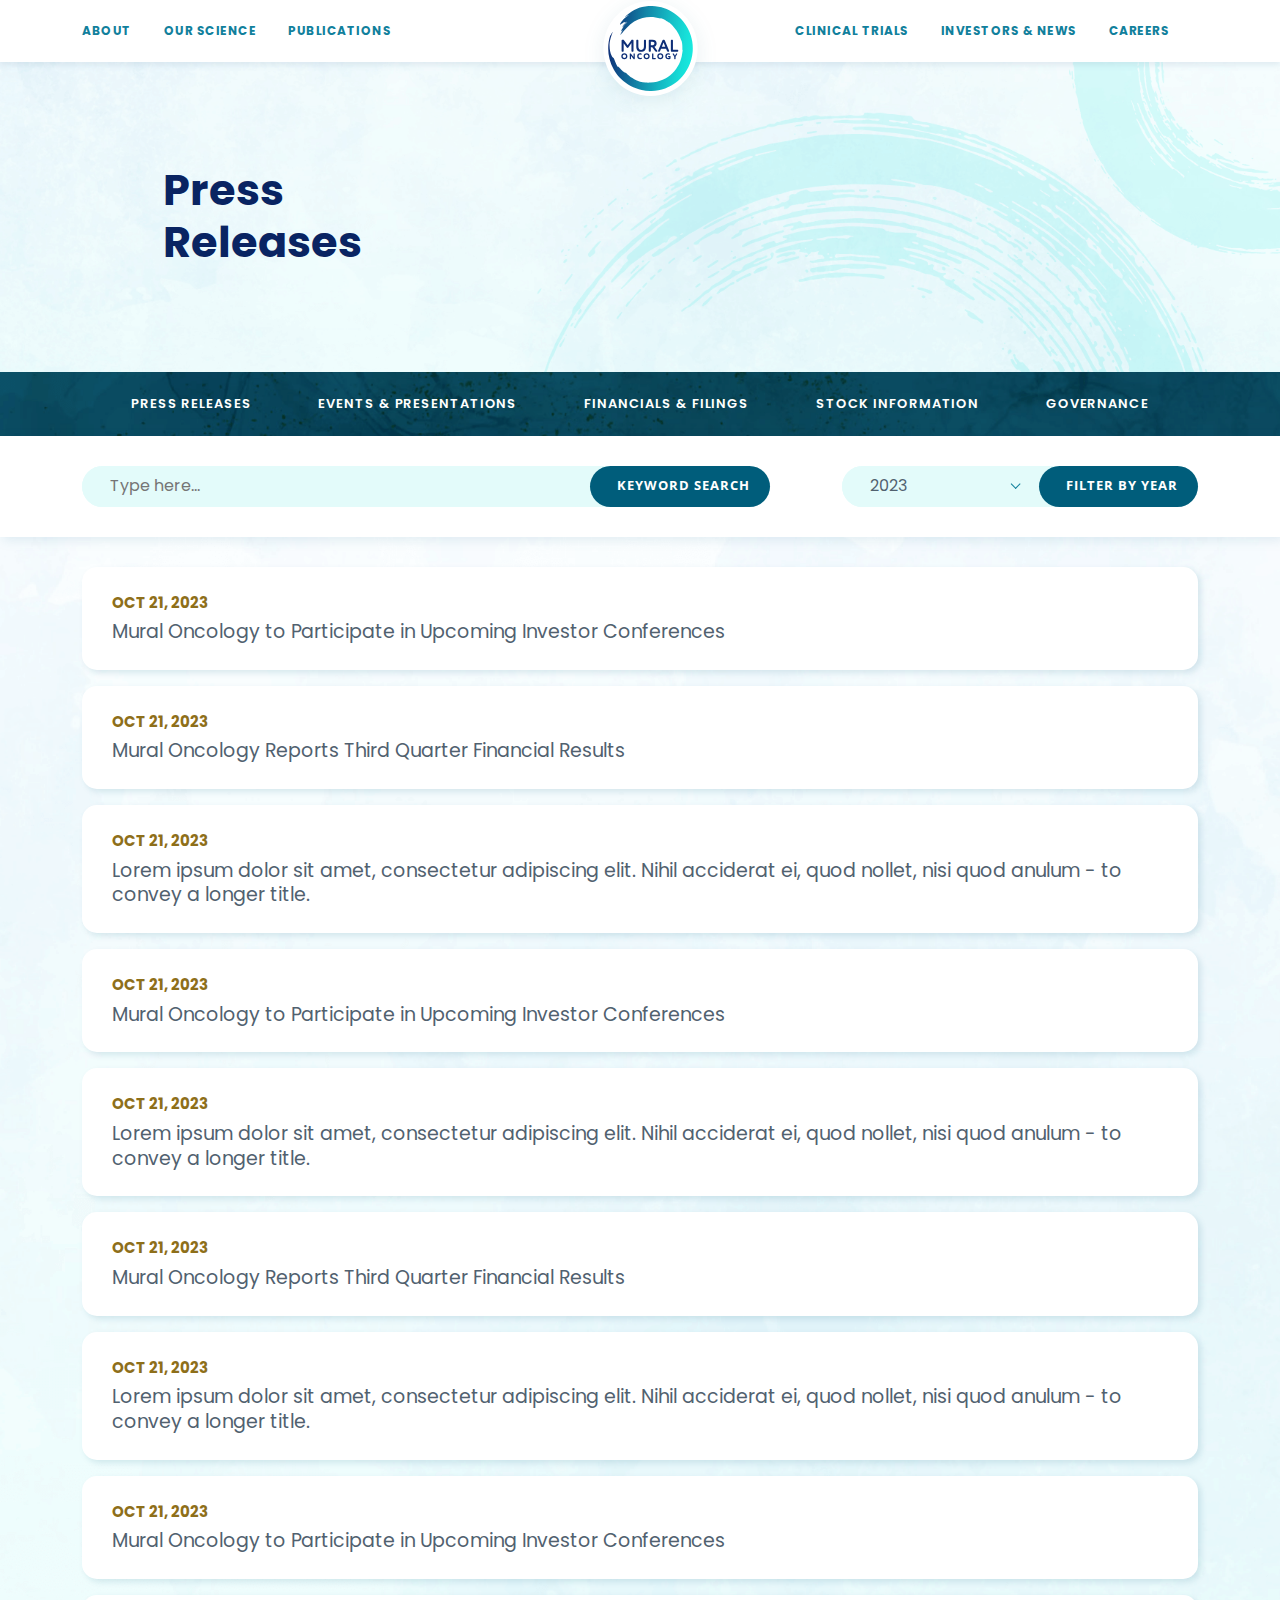
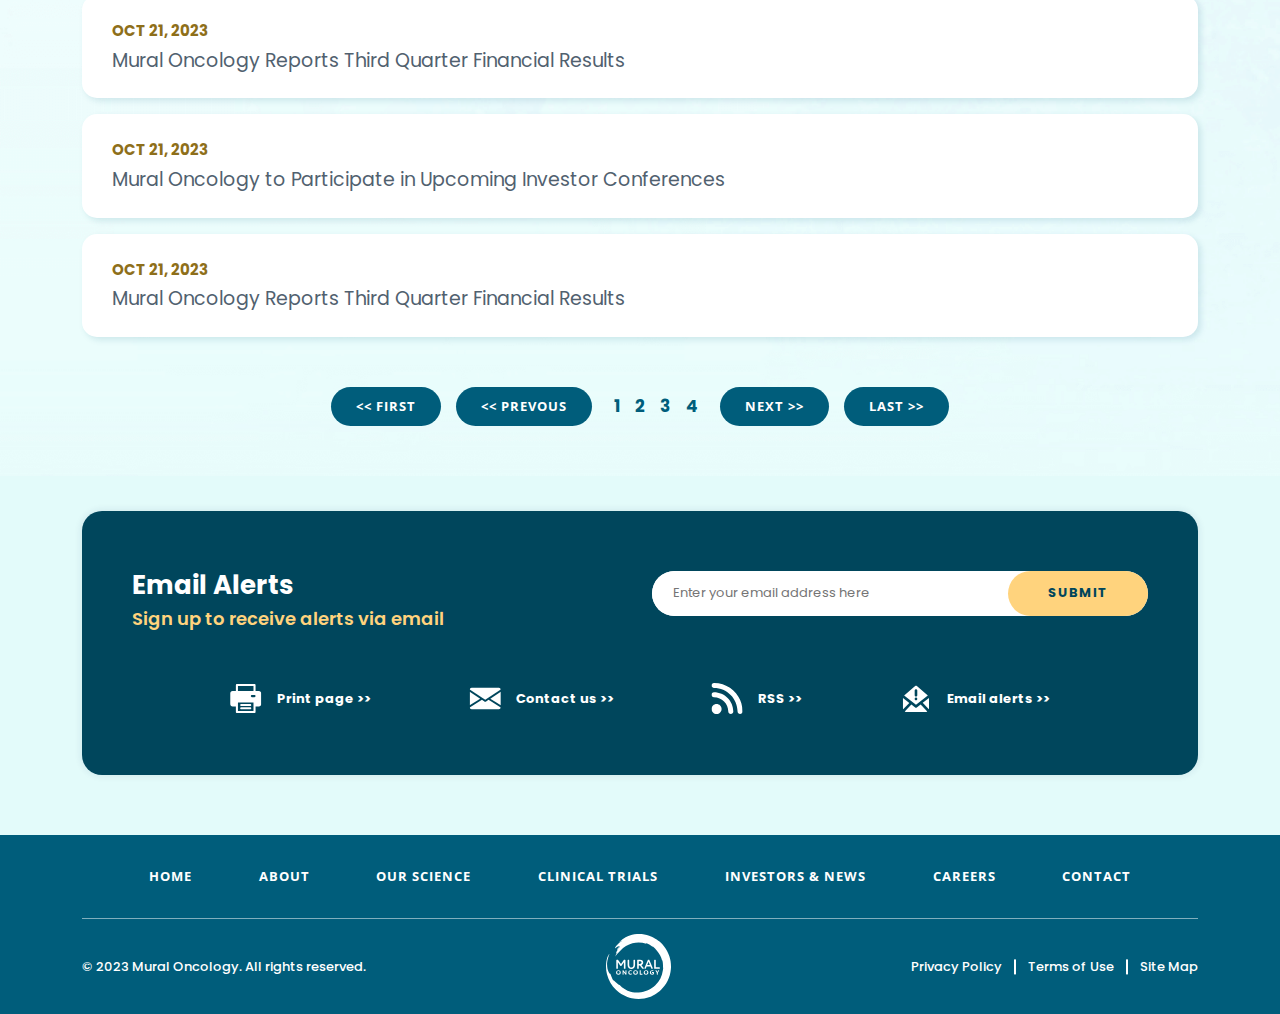
<file: press-release.html>
<!DOCTYPE html>
<html lang="en">
  <head>
    <meta charset="utf-8" />
    <title>Investor</title>
    <meta
      name="viewport"
      content="width=device-width, initial-scale=1, shrink-to-fit=no"
    />
    <meta name="description" content="Site description will be here" />
    <link rel="stylesheet" type="text/css" href="css/bootstrap.min.css" />
    <link rel="stylesheet" type="text/css" href="css/owl.carousel.min.css" />
    <link
      href="https://kit-pro.fontawesome.com/releases/v5.15.2/css/pro.min.css"
      rel="stylesheet"
    />
    <link rel="stylesheet" href="css/nice-select.css" />
    <link rel="stylesheet" href="css/default-edit.css" />
    <link rel="stylesheet" type="text/css" href="style.css" />
    <link rel="stylesheet" type="text/css" href="css/responsive.css" />
    <!--End ALL STYLESHEET -->
  </head>

  <body>
    <!-- preloader -->
    <div id="preloader"></div>
    <!-- preloader-end -->
    <!-- main-wrap -->
    <div class="main-wrap">
      <!-- offcanvas-start -->
      <div class="offcanvas-menu">
        <div class="offmenu" id="menuParent">
          <a href="#" class="offcanvas-close"><i class="fal fa-times"></i></a>
          <ul class="mobile-menu" id="mbl-menu-parent">
            <li>
              <a
                class="collapsed"
                data-bs-toggle="collapse"
                data-bs-target="#mbl-mn-32"
                href="#"
                >ABOUT <i class="fal fa-chevron-down"></i
              ></a>
              <div
                class="collapse off-collapsed-items"
                id="mbl-mn-32"
                data-bs-parent="#mbl-menu-parent"
              >
                <ul class="dropdown-ul">
                  <li><a href="#">Leaders</a></li>
                </ul>
              </div>
            </li>
            <li>
              <a
                class="collapsed"
                data-bs-toggle="collapse"
                data-bs-target="#mbl-mn-er4"
                href="#"
                >OUR SCIENCE <i class="fal fa-chevron-down"></i
              ></a>
              <div
                class="collapse off-collapsed-items"
                id="mbl-mn-er4"
                data-bs-parent="#mbl-menu-parent"
              >
                <ul class="dropdown-ul">
                  <li><a href="#">Pipeline</a></li>
                </ul>
              </div>
            </li>
            <li><a href="#">PUBLICATIONS</a></li>
            <li><a href="#">CLINICAL TRIALS</a></li>
            <li>
              <a
                class="collapsed"
                data-bs-toggle="collapse"
                data-bs-target="#mbl-mn-sde"
                href="#"
                >INVESTORS & NEWS <i class="fal fa-chevron-down"></i
              ></a>
              <div
                class="collapse off-collapsed-items"
                id="mbl-mn-sde"
                data-bs-parent="#mbl-menu-parent"
              >
                <ul class="dropdown-ul">
                  <li><a href="press-release.html">Press Releases</a></li>
                  <li>
                    <a href="event-and-presentations.html"
                      >Events & Presentations</a
                    >
                  </li>
                  <li>
                    <a href="financials-and-filings.html"
                      >Financials & Filings</a
                    >
                  </li>
                  <li>
                    <a href="stock-information.html">Stock Information</a>
                  </li>
                  <li><a href="corporate-governance.html">Governance</a></li>
                </ul>
              </div>
            </li>
            <li><a href="#">CAREERS</a></li>
          </ul>
        </div>
      </div>
      <div class="offcanvas-overlay"></div>
      <!-- offcanvas-start-end -->

      <!-- header-section -->
      <header class="header-section">
        <div class="header-in">
          <div class="container">
            <div class="header-section__inner">
              <div class="header-left">
                <a href="#" class="offcanvas-open d-lg-none">
                  <i class="fal fa-bars"></i>
                </a>
                <div class="main-menu d-lg-block d-none">
                  <ul>
                    <li>
                      <a href="#">ABOUT</a>
                      <div class="main-dropdown">
                        <ul class="dropdown-ul">
                          <li><a href="#">Leaders</a></li>
                        </ul>
                      </div>
                    </li>
                    <li>
                      <a href="#">OUR SCIENCE</a>
                      <div class="main-dropdown">
                        <ul class="dropdown-ul">
                          <li><a href="#">Pipeline</a></li>
                        </ul>
                      </div>
                    </li>
                    <li><a href="#">PUBLICATIONS</a></li>
                  </ul>
                </div>
              </div>
              <a href="index.html" class="header-logo">
                <img src="images/logo.svg" alt="" />
              </a>
              <div class="header-right">
                <div class="main-menu d-lg-block d-none">
                  <ul>
                    <li><a href="#">CLINICAL TRIALS</a></li>
                    <li>
                      <a href="#">INVESTORS & NEWS</a>
                      <div class="main-dropdown">
                        <ul class="dropdown-ul">
                          <li>
                            <a href="press-release.html">Press Releases</a>
                          </li>
                          <li>
                            <a href="event-and-presentations.html"
                              >Events & Presentations</a
                            >
                          </li>
                          <li>
                            <a href="financials-and-filings.html"
                              >Financials & Filings</a
                            >
                          </li>
                          <li>
                            <a href="stock-information.html"
                              >Stock Information</a
                            >
                          </li>
                          <li>
                            <a href="corporate-governance.html">Governance</a>
                          </li>
                        </ul>
                      </div>
                    </li>
                    <li><a href="#">CAREERS</a></li>
                  </ul>
                </div>
                <a href="#" class="header-search-icon">
                  <i class="far fa-search"></i>
                </a>
              </div>
            </div>
          </div>
        </div>
      </header>
      <!--End header-section -->

      <!-- main -->
      <main>
        <!-- page-title-section -->
        <section class="page-title-section">
          <div class="container">
            <div class="page-title__inner">
              <div class="page-title__content">
                <h1 class="h1 mb-0">
                  Press <br />
                  Releases
                </h1>
              </div>
            </div>
          </div>
        </section>
        <!-- page-title-section-end -->

        <!-- bar-menu -->
        <div class="bar-menu__outer">
          <div class="container">
            <div class="bar-menu__inner">
              <div class="bar-menu">
                <ul>
                  <li><a href="press-release.html">Press Releases</a></li>
                  <li>
                    <a href="event-and-presentations.html"
                      >Events & Presentations</a
                    >
                  </li>
                  <li>
                    <a href="financials-and-filings.html"
                      >Financials & Filings</a
                    >
                  </li>
                  <li>
                    <a href="stock-information.html">Stock Information</a>
                  </li>
                  <li><a href="corporate-governance.html">Governance</a></li>
                </ul>
              </div>
            </div>
          </div>
        </div>
        <!-- bar-menu-end -->

        <!-- prf-section -->
        <section class="prf-section">
          <div class="prf-section__title">
            <div class="container">
              <div class="prf-section__title__inner">
                <div class="row gy-3">
                  <div class="col-lg-8">
                    <div class="filter-inp me-xl-5">
                      <input
                        type="text"
                        class="input"
                        placeholder="Type here..."
                      />
                      <a href="#" class="default-button sub-button">
                        <i class="far fa-search i4"></i>
                        <span class="txt">Keyword search</span>
                      </a>
                    </div>
                  </div>
                  <div class="col-lg-4">
                    <div class="filter-inp">
                      <select class="input nice-select">
                        <option>2023</option>
                        <option>2022</option>
                        <option>2021</option>
                        <option>2020</option>
                      </select>
                      <a href="#" class="default-button sub-button">
                        <i class="fas fa-filter i4"></i>
                        <span class="txt">Filter by Year</span>
                      </a>
                    </div>
                  </div>
                </div>
              </div>
            </div>
          </div>
          <div class="container">
            <div class="prf-section__inner">
              <!--  -->
              <div class="x-card__wrapper">
                <div class="x-card">
                  <h4 class="th4">OCT 21, 2023</h4>
                  <h3 class="mb-0">
                    Mural Oncology to Participate in Upcoming Investor
                    Conferences
                  </h3>
                </div>
                <div class="x-card">
                  <h4 class="th4">OCT 21, 2023</h4>
                  <h3 class="mb-0">
                    Mural Oncology Reports Third Quarter Financial Results
                  </h3>
                </div>
                <div class="x-card">
                  <h4 class="th4">OCT 21, 2023</h4>
                  <h3 class="mb-0">
                    Lorem ipsum dolor sit amet, consectetur adipiscing elit.
                    Nihil acciderat ei, quod nollet, nisi quod anulum - to
                    convey a longer title.
                  </h3>
                </div>
                <div class="x-card">
                  <h4 class="th4">OCT 21, 2023</h4>
                  <h3 class="mb-0">
                    Mural Oncology to Participate in Upcoming Investor
                    Conferences
                  </h3>
                </div>
                <div class="x-card">
                  <h4 class="th4">OCT 21, 2023</h4>
                  <h3 class="mb-0">
                    Lorem ipsum dolor sit amet, consectetur adipiscing elit.
                    Nihil acciderat ei, quod nollet, nisi quod anulum - to
                    convey a longer title.
                  </h3>
                </div>
                <div class="x-card">
                  <h4 class="th4">OCT 21, 2023</h4>
                  <h3 class="mb-0">
                    Mural Oncology Reports Third Quarter Financial Results
                  </h3>
                </div>
                <div class="x-card">
                  <h4 class="th4">OCT 21, 2023</h4>
                  <h3 class="mb-0">
                    Lorem ipsum dolor sit amet, consectetur adipiscing elit.
                    Nihil acciderat ei, quod nollet, nisi quod anulum - to
                    convey a longer title.
                  </h3>
                </div>
                <div class="x-card">
                  <h4 class="th4">OCT 21, 2023</h4>
                  <h3 class="mb-0">
                    Mural Oncology to Participate in Upcoming Investor
                    Conferences
                  </h3>
                </div>
                <div class="x-card">
                  <h4 class="th4">OCT 21, 2023</h4>
                  <h3 class="mb-0">
                    Mural Oncology Reports Third Quarter Financial Results
                  </h3>
                </div>
                <div class="x-card">
                  <h4 class="th4">OCT 21, 2023</h4>
                  <h3 class="mb-0">
                    Mural Oncology to Participate in Upcoming Investor
                    Conferences
                  </h3>
                </div>
                <div class="x-card">
                  <h4 class="th4">OCT 21, 2023</h4>
                  <h3 class="mb-0">
                    Mural Oncology Reports Third Quarter Financial Results
                  </h3>
                </div>
              </div>
              <!--  -->

              <div class="pagination">
                <div class="btn-part">
                  <a href="#" class="default-button button default-button--sw">
                    <span>
                      <span class="i d-md-inline-block d-none"><<</span>
                      <span class="txt">FIRST</span>
                    </span>
                  </a>
                  <a href="#" class="default-button button default-button--sw">
                    <span>
                      <span class="i"><<</span>
                      <span class="txt d-md-inline-flex d-none"
                        >PREV<span class="d-lg-inline-block d-none"
                          >OUS</span
                        ></span
                      >
                    </span>
                  </a>
                </div>
                <ul>
                  <li><a href="#">1</a></li>
                  <li><a href="#">2</a></li>
                  <li><a href="#">3</a></li>
                  <li><a href="#">4</a></li>
                </ul>
                <div class="btn-part">
                  <a href="#" class="default-button button default-button--sw">
                    <span>
                      <span class="txt d-md-inline-flex d-none">NEXT</span>
                      <span class="i">>></span>
                    </span>
                  </a>
                  <a href="#" class="default-button button default-button--sw">
                    <span>
                      <span class="txt">LAST</span>
                      <span class="i d-md-inline-block d-none">>></span>
                    </span>
                  </a>
                </div>
              </div>
            </div>
          </div>
        </section>
        <!-- prf-section-end -->

        <!-- cta-section -->
        <section class="cta-section">
          <div class="container">
            <div class="cta-section__inner">
              <div class="cta__box">
                <div class="cta__box__sr row">
                  <div class="col-lg-6">
                    <div class="cta__sr-content">
                      <h3>Email Alerts</h3>
                      <h4>Sign up to receive alerts via email</h4>
                    </div>
                  </div>
                  <div class="col-lg-6">
                    <div class="cta__mail">
                      <input
                        type="text"
                        class="input"
                        placeholder="Enter your email address here"
                      />
                      <button class="submit-button">SUBMIT</button>
                    </div>
                  </div>
                </div>
                <div class="cta__menu">
                  <a href="#" class="a">
                    <div class="icon">
                      <svg
                        xmlns="http://www.w3.org/2000/svg"
                        width="44"
                        height="43"
                        viewBox="0 0 44 43"
                        fill="none"
                      >
                        <g clip-path="url(#clip0_32_1271)">
                          <path
                            d="M27.799 33.5796H15.4297C14.6415 33.5796 14.0024 34.2213 14.0024 35.0129C14.0024 35.8046 14.6414 36.4463 15.4297 36.4463H27.7989C28.5871 36.4463 29.2261 35.8046 29.2261 35.0129C29.2261 34.2213 28.5871 33.5796 27.799 33.5796Z"
                            fill="white"
                          />
                          <path
                            d="M27.799 29.0591H15.4297C14.6415 29.0591 14.0024 29.7008 14.0024 30.4924C14.0024 31.2841 14.6414 31.9258 15.4297 31.9258H27.7989C28.5871 31.9258 29.2261 31.2841 29.2261 30.4924C29.2261 29.7008 28.5871 29.0591 27.799 29.0591Z"
                            fill="white"
                          />
                          <path
                            d="M39.6924 11.246H35.1513V2.95045C35.1513 2.1589 34.5123 1.51709 33.724 1.51709H9.50459C8.71642 1.51709 8.07735 2.15881 8.07735 2.95045V11.246H3.53621C1.69995 11.246 0.206055 12.7464 0.206055 14.5905V29.0108C0.206055 30.8549 1.69995 32.3552 3.53621 32.3552H8.0776V40.0494C8.0776 40.8409 8.71659 41.4827 9.50485 41.4827H33.7238C34.5119 41.4827 35.151 40.841 35.151 40.0494V32.3552H39.6924C41.5287 32.3552 43.0226 30.8549 43.0226 29.0108V14.5905C43.0226 12.7465 41.5287 11.246 39.6924 11.246ZM10.9318 4.38381H32.2968V11.246H10.9318V4.38381ZM32.2965 38.616H10.9321C10.9321 38.3359 10.9321 27.2359 10.9321 26.8894H32.2966C32.2965 27.2446 32.2965 38.3467 32.2965 38.616ZM33.724 19.6625H30.0911C29.3029 19.6625 28.6638 19.0208 28.6638 18.2291C28.6638 17.4375 29.3028 16.7958 30.0911 16.7958H33.724C34.5122 16.7958 35.1513 17.4375 35.1513 18.2291C35.1513 19.0208 34.5123 19.6625 33.724 19.6625Z"
                            fill="white"
                          />
                        </g>
                        <defs>
                          <clipPath id="clip0_32_1271">
                            <rect
                              width="42.8165"
                              height="43"
                              fill="white"
                              transform="translate(0.206055)"
                            />
                          </clipPath>
                        </defs>
                      </svg>
                    </div>
                    <div class="text">Print page >></div>
                  </a>
                  <a href="#" class="a">
                    <div class="icon">
                      <svg
                        xmlns="http://www.w3.org/2000/svg"
                        width="44"
                        height="43"
                        viewBox="0 0 44 43"
                        fill="none"
                      >
                        <g clip-path="url(#clip0_32_1777)">
                          <path
                            d="M29.3076 21.7204L43.7421 30.8848V12.169L29.3076 21.7204Z"
                            fill="white"
                          />
                          <path
                            d="M0.925781 12.169V30.8848L15.3603 21.7204L0.925781 12.169Z"
                            fill="white"
                          />
                          <path
                            d="M41.066 6.71875H3.60161C2.26627 6.71875 1.20656 7.7185 1.00586 9.00581L22.3338 23.1179L43.6618 9.00581C43.4611 7.7185 42.4014 6.71875 41.066 6.71875Z"
                            fill="white"
                          />
                          <path
                            d="M26.8563 23.3436L23.0698 25.8484C22.845 25.9962 22.5907 26.0688 22.3338 26.0688C22.0769 26.0688 21.8227 25.9962 21.5979 25.8484L17.8114 23.3409L1.01123 34.013C1.21728 35.2896 2.27164 36.2813 3.60163 36.2813H41.0661C42.3961 36.2813 43.4504 35.2896 43.6565 34.013L26.8563 23.3436Z"
                            fill="white"
                          />
                        </g>
                        <defs>
                          <clipPath id="clip0_32_1777">
                            <rect
                              width="42.8165"
                              height="43"
                              fill="white"
                              transform="translate(0.925781)"
                            />
                          </clipPath>
                        </defs>
                      </svg>
                    </div>
                    <div class="text">Contact us >></div>
                  </a>
                  <a href="#" class="a">
                    <div class="icon">
                      <svg
                        xmlns="http://www.w3.org/2000/svg"
                        width="44"
                        height="43"
                        viewBox="0 0 44 43"
                        fill="none"
                      >
                        <g clip-path="url(#clip0_32_1303)">
                          <path
                            d="M7.64222 42.913C11.4562 42.913 14.5481 39.8078 14.5481 35.9775C14.5481 32.1471 11.4562 29.042 7.64222 29.042C3.8282 29.042 0.736328 32.1471 0.736328 35.9775C0.736328 39.8078 3.8282 42.913 7.64222 42.913Z"
                            fill="white"
                          />
                          <path
                            d="M23.7675 39.5151C23.7675 41.4223 25.3214 42.9828 27.2205 42.9828C29.1196 42.9828 30.6734 41.4223 30.6734 39.5151C30.6734 24.8119 18.7608 12.8135 4.08576 12.8135C2.18664 12.8135 0.632812 14.374 0.632812 16.2812C0.632812 18.1885 2.18664 19.749 4.08576 19.749C14.9625 19.749 23.7675 28.6264 23.7675 39.5151Z"
                            fill="white"
                          />
                          <path
                            d="M39.9965 42.9829C41.8956 42.9829 43.4495 41.4224 43.4495 39.5152C43.4495 17.7377 25.8049 0.0175781 4.12042 0.0175781C2.22131 0.0175781 0.66748 1.57806 0.66748 3.48532C0.66748 5.39258 2.22131 6.95306 4.12042 6.95306C22.0067 6.95306 36.5436 21.5523 36.5436 39.5152C36.5436 41.4224 38.0629 42.9829 39.9965 42.9829Z"
                            fill="white"
                          />
                        </g>
                        <defs>
                          <clipPath id="clip0_32_1303">
                            <rect
                              width="42.8165"
                              height="43"
                              fill="white"
                              transform="translate(0.632812)"
                            />
                          </clipPath>
                        </defs>
                      </svg>
                    </div>
                    <div class="text">RSS >></div>
                  </a>
                  <a href="#" class="a">
                    <div class="icon">
                      <svg
                        xmlns="http://www.w3.org/2000/svg"
                        width="53"
                        height="52"
                        viewBox="0 0 53 52"
                        fill="none"
                      >
                        <path
                          d="M37.6044 32.3698L48.0549 24.1777V41.1665C48.0549 41.8013 47.9341 42.4015 47.7658 42.9843L37.6044 32.3698ZM34.187 35.0522L27.8075 40.055C27.417 40.3605 26.9489 40.5122 26.4807 40.5122C26.0125 40.5122 25.5422 40.3605 25.1539 40.055L18.8413 35.1042L7.84059 46.5983C8.85889 47.2678 10.0735 47.6665 11.3788 47.6665H41.5826C42.9202 47.6665 44.1651 47.257 45.2006 46.5528L34.187 35.0522ZM4.90649 24.1777V41.1665C4.90649 41.836 5.0381 42.4708 5.22364 43.0797L15.4218 32.424L4.90649 24.1777ZM46.1068 20.2083L26.4807 35.5982L6.8568 20.2105L25.1215 4.45234C25.9327 3.75034 27.1301 3.75467 27.937 4.45451L46.1068 20.2083ZM28.6381 25.7507C28.6381 24.5525 27.6738 23.584 26.4807 23.584C25.2876 23.584 24.3233 24.5525 24.3233 25.7507V25.9998C24.3233 27.198 25.2876 28.1665 26.4807 28.1665C27.6738 28.1665 28.6381 27.198 28.6381 25.9998V25.7507ZM28.6381 19.827V11.8407C28.6381 10.6425 27.6738 9.67401 26.4807 9.67401C25.2876 9.67401 24.3233 10.6425 24.3233 11.8407V19.8292C24.3233 21.0273 25.2876 21.9958 26.4807 21.9958C27.6738 21.9958 28.6381 21.0252 28.6381 19.827Z"
                          fill="white"
                        />
                      </svg>
                    </div>
                    <div class="text">Email alerts >></div>
                  </a>
                </div>
              </div>
            </div>
          </div>
        </section>
        <!-- cta-section-end -->
      </main>
      <!-- main end -->

      <!-- footer-section -->
      <footer class="footer-section">
        <div class="container">
          <div class="footer-section__inner">
            <div class="footer-menu">
              <ul>
                <li><a href="#">HOME</a></li>
                <li><a href="#">ABOUT</a></li>
                <li><a href="#">OUR SCIENCE</a></li>
                <li><a href="#">CLINICAL TRIALS</a></li>
                <li><a href="#">INVESTORS & NEWS</a></li>
                <li><a href="#">CAREERS</a></li>
                <li><a href="#">CONTACT</a></li>
              </ul>
            </div>
            <div class="footer__bottom">
              <p class="copy-right mb-0">
                © 2023 Mural Oncology. All rights reserved.
              </p>
              <a href="index.html" class="footer__logo">
                <img src="images/footer-logo.svg" alt="" />
              </a>
              <ul class="ft-bt-menu">
                <li><a href="#">Privacy Policy</a></li>
                <li><a href="#">Terms of Use</a></li>
                <li><a href="#">Site Map</a></li>
              </ul>
            </div>
          </div>
        </div>
      </footer>
      <!--End footer-section -->
    </div>
    <!-- main-wrap -->

    <!-- js -->
    <script src="js/jquery-3.6.0.min.js"></script>
    <script src="js/bootstrap.bundle.min.js"></script>
    <script src="js/jquery.nice-select.min.js"></script>
    <script src="js/owl.carousel.min.js"></script>
    <script src="js/main.js"></script>
    <!-- End All Js -->
  </body>
</html>
</file>
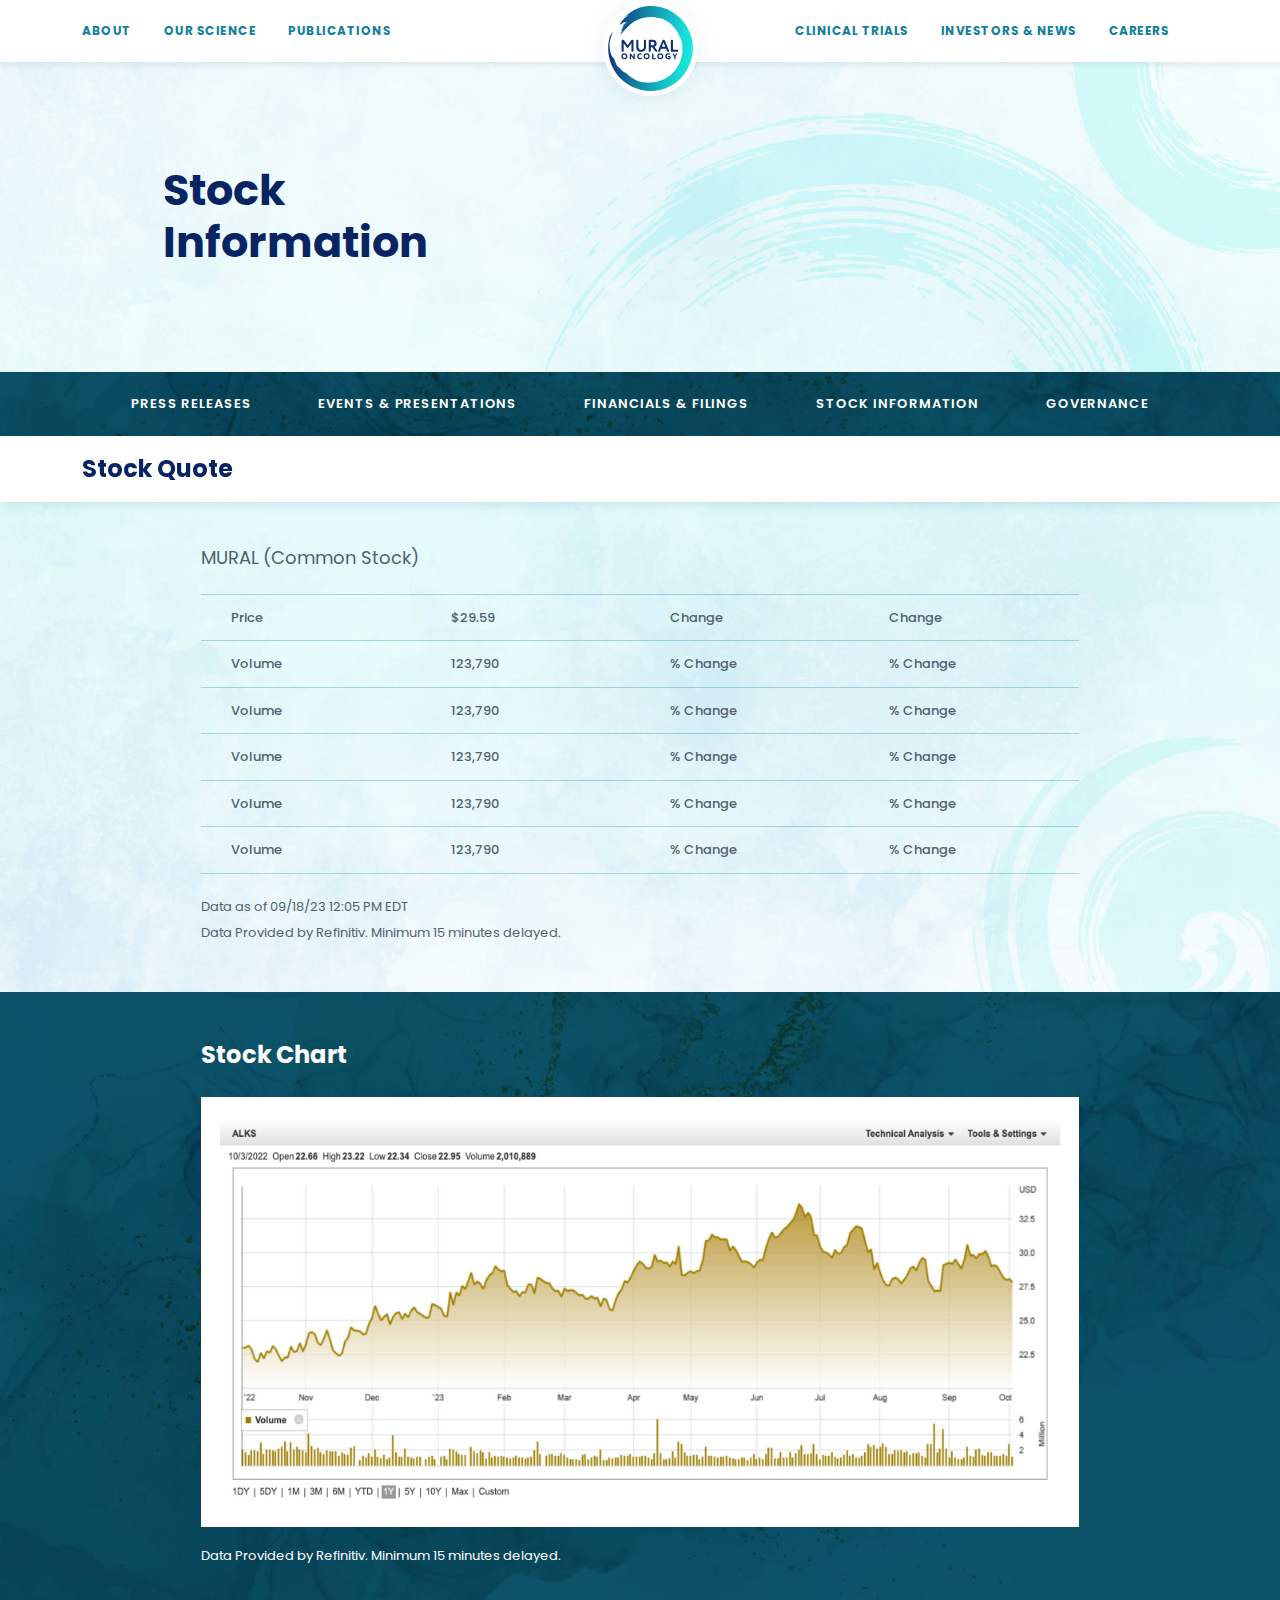
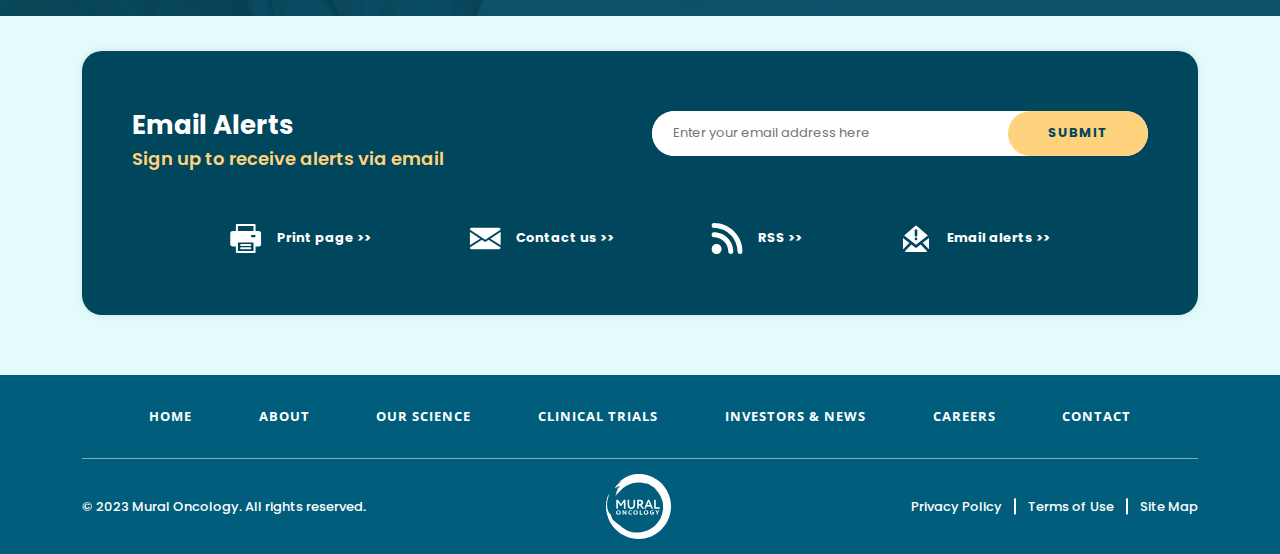
<file: stock-information.html>
<!DOCTYPE html>
<html lang="en">
  <head>
    <meta charset="utf-8" />
    <title>Investor</title>
    <meta
      name="viewport"
      content="width=device-width, initial-scale=1, shrink-to-fit=no"
    />
    <meta name="description" content="Site description will be here" />
    <link rel="stylesheet" type="text/css" href="css/bootstrap.min.css" />
    <link rel="stylesheet" type="text/css" href="css/owl.carousel.min.css" />
    <link
      href="https://kit-pro.fontawesome.com/releases/v5.15.2/css/pro.min.css"
      rel="stylesheet"
    />
    <link rel="stylesheet" href="css/nice-select.css" />
    <link rel="stylesheet" href="css/default-edit.css" />
    <link rel="stylesheet" type="text/css" href="style.css" />
    <link rel="stylesheet" type="text/css" href="css/responsive.css" />
    <!--End ALL STYLESHEET -->
  </head>

  <body>
    <!-- preloader -->
    <div id="preloader"></div>
    <!-- preloader-end -->
    <!-- main-wrap -->
    <div class="main-wrap">
      <!-- offcanvas-start -->
      <div class="offcanvas-menu">
        <div class="offmenu" id="menuParent">
          <a href="#" class="offcanvas-close"><i class="fal fa-times"></i></a>
          <ul class="mobile-menu" id="mbl-menu-parent">
            <li>
              <a
                class="collapsed"
                data-bs-toggle="collapse"
                data-bs-target="#mbl-mn-32"
                href="#"
                >ABOUT <i class="fal fa-chevron-down"></i
              ></a>
              <div
                class="collapse off-collapsed-items"
                id="mbl-mn-32"
                data-bs-parent="#mbl-menu-parent"
              >
                <ul class="dropdown-ul">
                  <li><a href="#">Leaders</a></li>
                </ul>
              </div>
            </li>
            <li>
              <a
                class="collapsed"
                data-bs-toggle="collapse"
                data-bs-target="#mbl-mn-er4"
                href="#"
                >OUR SCIENCE <i class="fal fa-chevron-down"></i
              ></a>
              <div
                class="collapse off-collapsed-items"
                id="mbl-mn-er4"
                data-bs-parent="#mbl-menu-parent"
              >
                <ul class="dropdown-ul">
                  <li><a href="#">Pipeline</a></li>
                </ul>
              </div>
            </li>
            <li><a href="#">PUBLICATIONS</a></li>
            <li><a href="#">CLINICAL TRIALS</a></li>
            <li>
              <a
                class="collapsed"
                data-bs-toggle="collapse"
                data-bs-target="#mbl-mn-sde"
                href="#"
                >INVESTORS & NEWS <i class="fal fa-chevron-down"></i
              ></a>
              <div
                class="collapse off-collapsed-items"
                id="mbl-mn-sde"
                data-bs-parent="#mbl-menu-parent"
              >
                <ul class="dropdown-ul">
                  <li><a href="press-release.html">Press Releases</a></li>
                  <li>
                    <a href="event-and-presentations.html"
                      >Events & Presentations</a
                    >
                  </li>
                  <li>
                    <a href="financials-and-filings.html"
                      >Financials & Filings</a
                    >
                  </li>
                  <li>
                    <a href="stock-information.html">Stock Information</a>
                  </li>
                  <li><a href="corporate-governance.html">Governance</a></li>
                </ul>
              </div>
            </li>
            <li><a href="#">CAREERS</a></li>
          </ul>
        </div>
      </div>
      <div class="offcanvas-overlay"></div>
      <!-- offcanvas-start-end -->

      <!-- header-section -->
      <header class="header-section">
        <div class="header-in">
          <div class="container">
            <div class="header-section__inner">
              <div class="header-left">
                <a href="#" class="offcanvas-open d-lg-none">
                  <i class="fal fa-bars"></i>
                </a>
                <div class="main-menu d-lg-block d-none">
                  <ul>
                    <li>
                      <a href="#">ABOUT</a>
                      <div class="main-dropdown">
                        <ul class="dropdown-ul">
                          <li><a href="#">Leaders</a></li>
                        </ul>
                      </div>
                    </li>
                    <li>
                      <a href="#">OUR SCIENCE</a>
                      <div class="main-dropdown">
                        <ul class="dropdown-ul">
                          <li><a href="#">Pipeline</a></li>
                        </ul>
                      </div>
                    </li>
                    <li><a href="#">PUBLICATIONS</a></li>
                  </ul>
                </div>
              </div>
              <a href="index.html" class="header-logo">
                <img src="images/logo.svg" alt="" />
              </a>
              <div class="header-right">
                <div class="main-menu d-lg-block d-none">
                  <ul>
                    <li><a href="#">CLINICAL TRIALS</a></li>
                    <li>
                      <a href="#">INVESTORS & NEWS</a>
                      <div class="main-dropdown">
                        <ul class="dropdown-ul">
                          <li>
                            <a href="press-release.html">Press Releases</a>
                          </li>
                          <li>
                            <a href="event-and-presentations.html"
                              >Events & Presentations</a
                            >
                          </li>
                          <li>
                            <a href="financials-and-filings.html"
                              >Financials & Filings</a
                            >
                          </li>
                          <li>
                            <a href="stock-information.html"
                              >Stock Information</a
                            >
                          </li>
                          <li>
                            <a href="corporate-governance.html">Governance</a>
                          </li>
                        </ul>
                      </div>
                    </li>
                    <li><a href="#">CAREERS</a></li>
                  </ul>
                </div>
                <a href="#" class="header-search-icon">
                  <i class="far fa-search"></i>
                </a>
              </div>
            </div>
          </div>
        </div>
      </header>
      <!--End header-section -->

      <!-- main -->
      <main>
        <!-- page-title-section -->
        <section class="page-title-section">
          <div class="container">
            <div class="page-title__inner">
              <div class="page-title__content">
                <h1 class="h1 mb-0">
                  Stock <br />
                  Information
                </h1>
              </div>
            </div>
          </div>
        </section>
        <!-- page-title-section-end -->

        <!-- bar-menu -->
        <div class="bar-menu__outer">
          <div class="container">
            <div class="bar-menu__inner">
              <div class="bar-menu">
                <ul>
                  <li><a href="press-release.html">Press Releases</a></li>
                  <li>
                    <a href="event-and-presentations.html"
                      >Events & Presentations</a
                    >
                  </li>
                  <li>
                    <a href="financials-and-filings.html"
                      >Financials & Filings</a
                    >
                  </li>
                  <li>
                    <a href="stock-information.html">Stock Information</a>
                  </li>
                  <li><a href="corporate-governance.html">Governance</a></li>
                </ul>
              </div>
            </div>
          </div>
        </div>
        <!-- bar-menu-end -->

        <!-- sq-section -->
        <section class="sq-section">
          <div class="sq-section__title">
            <div class="container">
              <div class="sq-section__title__inner">
                <h2 class="h2 mb-0">Stock Quote</h2>
              </div>
            </div>
          </div>
          <div class="container">
            <div class="sq-section__inner">
              <div class="sq-content">
                <h3>MURAL (Common Stock)</h3>
                <div class="sq-table">
                  <table>
                    <tbody>
                      <tr>
                        <td>Price</td>
                        <td>$29.59</td>
                        <td>Change</td>
                        <td>Change</td>
                      </tr>
                      <tr>
                        <td>Volume</td>
                        <td>123,790</td>
                        <td>% Change</td>
                        <td>% Change</td>
                      </tr>
                      <tr>
                        <td>Volume</td>
                        <td>123,790</td>
                        <td>% Change</td>
                        <td>% Change</td>
                      </tr>
                      <tr>
                        <td>Volume</td>
                        <td>123,790</td>
                        <td>% Change</td>
                        <td>% Change</td>
                      </tr>
                      <tr>
                        <td>Volume</td>
                        <td>123,790</td>
                        <td>% Change</td>
                        <td>% Change</td>
                      </tr>
                      <tr>
                        <td>Volume</td>
                        <td>123,790</td>
                        <td>% Change</td>
                        <td>% Change</td>
                      </tr>
                    </tbody>
                  </table>
                </div>
                <h6 class="h6 mb-0">
                  Data as of 09/18/23 12:05 PM EDT <br />
                  Data Provided by Refinitiv. Minimum 15 minutes delayed.
                </h6>
              </div>
            </div>
          </div>
        </section>
        <!-- sq-section-end -->

        <!-- sc-section -->
        <section class="sc-section">
          <div class="container">
            <div class="sc-section__inner">
              <div class="sc-sec-title text-white">
                <h2 class="h2 mb-0 text-white">Stock Chart</h2>
              </div>

              <div class="stock-chart">
                <img src="images/stock-chart.png" alt="" class="img-main" />
              </div>

              <p class="idf3">
                Data Provided by Refinitiv. Minimum 15 minutes delayed.
              </p>
            </div>
          </div>
        </section>
        <!-- sc-section-end -->

        <!-- cta-section -->
        <section class="cta-section">
          <div class="container">
            <div class="cta-section__inner">
              <div class="cta__box">
                <div class="cta__box__sr row">
                  <div class="col-lg-6">
                    <div class="cta__sr-content">
                      <h3>Email Alerts</h3>
                      <h4>Sign up to receive alerts via email</h4>
                    </div>
                  </div>
                  <div class="col-lg-6">
                    <div class="cta__mail">
                      <input
                        type="text"
                        class="input"
                        placeholder="Enter your email address here"
                      />
                      <button class="submit-button">SUBMIT</button>
                    </div>
                  </div>
                </div>
                <div class="cta__menu">
                  <a href="#" class="a">
                    <div class="icon">
                      <svg
                        xmlns="http://www.w3.org/2000/svg"
                        width="44"
                        height="43"
                        viewBox="0 0 44 43"
                        fill="none"
                      >
                        <g clip-path="url(#clip0_32_1271)">
                          <path
                            d="M27.799 33.5796H15.4297C14.6415 33.5796 14.0024 34.2213 14.0024 35.0129C14.0024 35.8046 14.6414 36.4463 15.4297 36.4463H27.7989C28.5871 36.4463 29.2261 35.8046 29.2261 35.0129C29.2261 34.2213 28.5871 33.5796 27.799 33.5796Z"
                            fill="white"
                          />
                          <path
                            d="M27.799 29.0591H15.4297C14.6415 29.0591 14.0024 29.7008 14.0024 30.4924C14.0024 31.2841 14.6414 31.9258 15.4297 31.9258H27.7989C28.5871 31.9258 29.2261 31.2841 29.2261 30.4924C29.2261 29.7008 28.5871 29.0591 27.799 29.0591Z"
                            fill="white"
                          />
                          <path
                            d="M39.6924 11.246H35.1513V2.95045C35.1513 2.1589 34.5123 1.51709 33.724 1.51709H9.50459C8.71642 1.51709 8.07735 2.15881 8.07735 2.95045V11.246H3.53621C1.69995 11.246 0.206055 12.7464 0.206055 14.5905V29.0108C0.206055 30.8549 1.69995 32.3552 3.53621 32.3552H8.0776V40.0494C8.0776 40.8409 8.71659 41.4827 9.50485 41.4827H33.7238C34.5119 41.4827 35.151 40.841 35.151 40.0494V32.3552H39.6924C41.5287 32.3552 43.0226 30.8549 43.0226 29.0108V14.5905C43.0226 12.7465 41.5287 11.246 39.6924 11.246ZM10.9318 4.38381H32.2968V11.246H10.9318V4.38381ZM32.2965 38.616H10.9321C10.9321 38.3359 10.9321 27.2359 10.9321 26.8894H32.2966C32.2965 27.2446 32.2965 38.3467 32.2965 38.616ZM33.724 19.6625H30.0911C29.3029 19.6625 28.6638 19.0208 28.6638 18.2291C28.6638 17.4375 29.3028 16.7958 30.0911 16.7958H33.724C34.5122 16.7958 35.1513 17.4375 35.1513 18.2291C35.1513 19.0208 34.5123 19.6625 33.724 19.6625Z"
                            fill="white"
                          />
                        </g>
                        <defs>
                          <clipPath id="clip0_32_1271">
                            <rect
                              width="42.8165"
                              height="43"
                              fill="white"
                              transform="translate(0.206055)"
                            />
                          </clipPath>
                        </defs>
                      </svg>
                    </div>
                    <div class="text">Print page >></div>
                  </a>
                  <a href="#" class="a">
                    <div class="icon">
                      <svg
                        xmlns="http://www.w3.org/2000/svg"
                        width="44"
                        height="43"
                        viewBox="0 0 44 43"
                        fill="none"
                      >
                        <g clip-path="url(#clip0_32_1777)">
                          <path
                            d="M29.3076 21.7204L43.7421 30.8848V12.169L29.3076 21.7204Z"
                            fill="white"
                          />
                          <path
                            d="M0.925781 12.169V30.8848L15.3603 21.7204L0.925781 12.169Z"
                            fill="white"
                          />
                          <path
                            d="M41.066 6.71875H3.60161C2.26627 6.71875 1.20656 7.7185 1.00586 9.00581L22.3338 23.1179L43.6618 9.00581C43.4611 7.7185 42.4014 6.71875 41.066 6.71875Z"
                            fill="white"
                          />
                          <path
                            d="M26.8563 23.3436L23.0698 25.8484C22.845 25.9962 22.5907 26.0688 22.3338 26.0688C22.0769 26.0688 21.8227 25.9962 21.5979 25.8484L17.8114 23.3409L1.01123 34.013C1.21728 35.2896 2.27164 36.2813 3.60163 36.2813H41.0661C42.3961 36.2813 43.4504 35.2896 43.6565 34.013L26.8563 23.3436Z"
                            fill="white"
                          />
                        </g>
                        <defs>
                          <clipPath id="clip0_32_1777">
                            <rect
                              width="42.8165"
                              height="43"
                              fill="white"
                              transform="translate(0.925781)"
                            />
                          </clipPath>
                        </defs>
                      </svg>
                    </div>
                    <div class="text">Contact us >></div>
                  </a>
                  <a href="#" class="a">
                    <div class="icon">
                      <svg
                        xmlns="http://www.w3.org/2000/svg"
                        width="44"
                        height="43"
                        viewBox="0 0 44 43"
                        fill="none"
                      >
                        <g clip-path="url(#clip0_32_1303)">
                          <path
                            d="M7.64222 42.913C11.4562 42.913 14.5481 39.8078 14.5481 35.9775C14.5481 32.1471 11.4562 29.042 7.64222 29.042C3.8282 29.042 0.736328 32.1471 0.736328 35.9775C0.736328 39.8078 3.8282 42.913 7.64222 42.913Z"
                            fill="white"
                          />
                          <path
                            d="M23.7675 39.5151C23.7675 41.4223 25.3214 42.9828 27.2205 42.9828C29.1196 42.9828 30.6734 41.4223 30.6734 39.5151C30.6734 24.8119 18.7608 12.8135 4.08576 12.8135C2.18664 12.8135 0.632812 14.374 0.632812 16.2812C0.632812 18.1885 2.18664 19.749 4.08576 19.749C14.9625 19.749 23.7675 28.6264 23.7675 39.5151Z"
                            fill="white"
                          />
                          <path
                            d="M39.9965 42.9829C41.8956 42.9829 43.4495 41.4224 43.4495 39.5152C43.4495 17.7377 25.8049 0.0175781 4.12042 0.0175781C2.22131 0.0175781 0.66748 1.57806 0.66748 3.48532C0.66748 5.39258 2.22131 6.95306 4.12042 6.95306C22.0067 6.95306 36.5436 21.5523 36.5436 39.5152C36.5436 41.4224 38.0629 42.9829 39.9965 42.9829Z"
                            fill="white"
                          />
                        </g>
                        <defs>
                          <clipPath id="clip0_32_1303">
                            <rect
                              width="42.8165"
                              height="43"
                              fill="white"
                              transform="translate(0.632812)"
                            />
                          </clipPath>
                        </defs>
                      </svg>
                    </div>
                    <div class="text">RSS >></div>
                  </a>
                  <a href="#" class="a">
                    <div class="icon">
                      <svg
                        xmlns="http://www.w3.org/2000/svg"
                        width="53"
                        height="52"
                        viewBox="0 0 53 52"
                        fill="none"
                      >
                        <path
                          d="M37.6044 32.3698L48.0549 24.1777V41.1665C48.0549 41.8013 47.9341 42.4015 47.7658 42.9843L37.6044 32.3698ZM34.187 35.0522L27.8075 40.055C27.417 40.3605 26.9489 40.5122 26.4807 40.5122C26.0125 40.5122 25.5422 40.3605 25.1539 40.055L18.8413 35.1042L7.84059 46.5983C8.85889 47.2678 10.0735 47.6665 11.3788 47.6665H41.5826C42.9202 47.6665 44.1651 47.257 45.2006 46.5528L34.187 35.0522ZM4.90649 24.1777V41.1665C4.90649 41.836 5.0381 42.4708 5.22364 43.0797L15.4218 32.424L4.90649 24.1777ZM46.1068 20.2083L26.4807 35.5982L6.8568 20.2105L25.1215 4.45234C25.9327 3.75034 27.1301 3.75467 27.937 4.45451L46.1068 20.2083ZM28.6381 25.7507C28.6381 24.5525 27.6738 23.584 26.4807 23.584C25.2876 23.584 24.3233 24.5525 24.3233 25.7507V25.9998C24.3233 27.198 25.2876 28.1665 26.4807 28.1665C27.6738 28.1665 28.6381 27.198 28.6381 25.9998V25.7507ZM28.6381 19.827V11.8407C28.6381 10.6425 27.6738 9.67401 26.4807 9.67401C25.2876 9.67401 24.3233 10.6425 24.3233 11.8407V19.8292C24.3233 21.0273 25.2876 21.9958 26.4807 21.9958C27.6738 21.9958 28.6381 21.0252 28.6381 19.827Z"
                          fill="white"
                        />
                      </svg>
                    </div>
                    <div class="text">Email alerts >></div>
                  </a>
                </div>
              </div>
            </div>
          </div>
        </section>
        <!-- cta-section-end -->
      </main>
      <!-- main end -->

      <!-- footer-section -->
      <footer class="footer-section">
        <div class="container">
          <div class="footer-section__inner">
            <div class="footer-menu">
              <ul>
                <li><a href="#">HOME</a></li>
                <li><a href="#">ABOUT</a></li>
                <li><a href="#">OUR SCIENCE</a></li>
                <li><a href="#">CLINICAL TRIALS</a></li>
                <li><a href="#">INVESTORS & NEWS</a></li>
                <li><a href="#">CAREERS</a></li>
                <li><a href="#">CONTACT</a></li>
              </ul>
            </div>
            <div class="footer__bottom">
              <p class="copy-right mb-0">
                © 2023 Mural Oncology. All rights reserved.
              </p>
              <a href="index.html" class="footer__logo">
                <img src="images/footer-logo.svg" alt="" />
              </a>
              <ul class="ft-bt-menu">
                <li><a href="#">Privacy Policy</a></li>
                <li><a href="#">Terms of Use</a></li>
                <li><a href="#">Site Map</a></li>
              </ul>
            </div>
          </div>
        </div>
      </footer>
      <!--End footer-section -->
    </div>
    <!-- main-wrap -->

    <!-- js -->
    <script src="js/jquery-3.6.0.min.js"></script>
    <script src="js/bootstrap.bundle.min.js"></script>
    <script src="js/jquery.nice-select.min.js"></script>
    <script src="js/owl.carousel.min.js"></script>
    <script src="js/main.js"></script>
    <!-- End All Js -->
  </body>
</html>
</file>
<file: css/nice-select.css>
.nice-select {
  -webkit-tap-highlight-color: transparent;
  background-color: #fff;
  border-radius: 5px;
  border: solid 1px #e8e8e8;
  box-sizing: border-box;
  clear: both;
  cursor: pointer;
  display: block;
  float: left;
  font-family: inherit;
  font-size: 14px;
  font-weight: normal;
  height: 42px;
  line-height: 40px;
  outline: none;
  padding-left: 18px;
  padding-right: 30px;
  position: relative;
  text-align: left !important;
  -webkit-transition: all 0.2s ease-in-out;
  transition: all 0.2s ease-in-out;
  -webkit-user-select: none;
     -moz-user-select: none;
      -ms-user-select: none;
          user-select: none;
  white-space: nowrap;
  width: auto; }
  .nice-select:hover {
    border-color: #dbdbdb; }
  .nice-select:active, .nice-select.open, .nice-select:focus {
    border-color: #999; }
  .nice-select:after {
    border-bottom: 2px solid #999;
    border-right: 2px solid #999;
    content: '';
    display: block;
    height: 5px;
    margin-top: -4px;
    pointer-events: none;
    position: absolute;
    right: 12px;
    top: 50%;
    -webkit-transform-origin: 66% 66%;
        -ms-transform-origin: 66% 66%;
            transform-origin: 66% 66%;
    -webkit-transform: rotate(45deg);
        -ms-transform: rotate(45deg);
            transform: rotate(45deg);
    -webkit-transition: all 0.15s ease-in-out;
    transition: all 0.15s ease-in-out;
    width: 5px; }
  .nice-select.open:after {
    -webkit-transform: rotate(-135deg);
        -ms-transform: rotate(-135deg);
            transform: rotate(-135deg); }
  .nice-select.open .list {
    opacity: 1;
    pointer-events: auto;
    -webkit-transform: scale(1) translateY(0);
        -ms-transform: scale(1) translateY(0);
            transform: scale(1) translateY(0); }
  .nice-select.disabled {
    border-color: #ededed;
    color: #999;
    pointer-events: none; }
    .nice-select.disabled:after {
      border-color: #cccccc; }
  .nice-select.wide {
    width: 100%; }
    .nice-select.wide .list {
      left: 0 !important;
      right: 0 !important; }
  .nice-select.right {
    float: right; }
    .nice-select.right .list {
      left: auto;
      right: 0; }
  .nice-select.small {
    font-size: 12px;
    height: 36px;
    line-height: 34px; }
    .nice-select.small:after {
      height: 4px;
      width: 4px; }
    .nice-select.small .option {
      line-height: 34px;
      min-height: 34px; }
  .nice-select .list {
    background-color: #fff;
    border-radius: 5px;
    box-shadow: 0 0 0 1px rgba(68, 68, 68, 0.11);
    box-sizing: border-box;
    margin-top: 4px;
    opacity: 0;
    overflow: hidden;
    padding: 0;
    pointer-events: none;
    position: absolute;
    top: 100%;
    left: 0;
    -webkit-transform-origin: 50% 0;
        -ms-transform-origin: 50% 0;
            transform-origin: 50% 0;
    -webkit-transform: scale(0.75) translateY(-21px);
        -ms-transform: scale(0.75) translateY(-21px);
            transform: scale(0.75) translateY(-21px);
    -webkit-transition: all 0.2s cubic-bezier(0.5, 0, 0, 1.25), opacity 0.15s ease-out;
    transition: all 0.2s cubic-bezier(0.5, 0, 0, 1.25), opacity 0.15s ease-out;
    z-index: 9; }
    .nice-select .list:hover .option:not(:hover) {
      background-color: transparent !important; }
  .nice-select .option {
    cursor: pointer;
    font-weight: 400;
    line-height: 40px;
    list-style: none;
    min-height: 40px;
    outline: none;
    padding-left: 18px;
    padding-right: 29px;
    text-align: left;
    -webkit-transition: all 0.2s;
    transition: all 0.2s; }
    .nice-select .option:hover, .nice-select .option.focus, .nice-select .option.selected.focus {
      background-color: #f6f6f6; }
    .nice-select .option.selected {
      font-weight: bold; }
    .nice-select .option.disabled {
      background-color: transparent;
      color: #999;
      cursor: default; }

.no-csspointerevents .nice-select .list {
  display: none; }

.no-csspointerevents .nice-select.open .list {
  display: block; }
</file>
<file: css/default-edit.css>
/* ---buttons--- */
.default-button {
    font-size: 15px;
    gap: 10px;
    min-height: 41px;
    padding: 3px 52px;
    letter-spacing: 1.5px;
    display: inline-flex;
    align-items: center;
    justify-content: center;
    text-align: center;
    background: #005D7B;
    color: #fff;
    border-radius: 40px;
    position: relative;
    z-index: 10;
    text-transform: uppercase;
    font-weight: 700;
    font-family: var(--openSans);
    transition: 0.3s;
}
.default-button::after {
    content: '';
    height: 100%;
    width: 100%;
    top: 0;
    left: 0;
    display: block;
    position: absolute;
    border-radius: inherit;
    background: linear-gradient(91deg, #18E1DA 9.72%, #00BECC 97.7%);
    z-index: -1;
    opacity: 0;
    transition: 0.3s;
}
.default-button:hover::after {
    opacity: 1;
}

.default-button:hover {
    color: #fff;
}

.default-button--theme4 {
    background: var(--theme__color4);
    color: #005D7B;
}

.default-button--sw {
    padding-left: 34px;
    padding-right: 34px;
}

.default-button .i4 {
    font-size: 17px;
    color: var(--theme__color4);
    transition: 0.3s;
}
.default-button:hover .i4 {
    color: #fff;
}
/* ---buttons---end */

/* small-tools */
.underline {
    text-decoration: underline !important;
}
.h-initial {
    height: initial !important;
}
.space-nowrap {
    white-space: nowrap;
}
.hidden-scroll {
    overflow-y: auto !important;
    -ms-overflow-style: none !important;  /* IE and Edge */
    scrollbar-width: none !important;  /* Firefox */
}
.hidden-scroll::-webkit-scrollbar {
    display: none !important;
}
.pseudo-before-none::before {
    display: none !important;
}
.pseudo-after-none::after {
    display: none !important;
}
.pseudo-none::before,
.pseudo-none::after {
    display: none !important;
}



.flip {
    transform: rotateY(180deg);
}
.flip-x {
    transform: rotateX(180deg);
}
.rotate1_8 {
    transform: rotate(45deg) !important;
}
.rotate2_8 {
    transform: rotate(90deg) !important;
}
.rotate3_8 {
    transform: rotate(135deg) !important;
}
.rotate4_8 {
    transform: rotate(180deg) !important;
}
.rotate5_8 {
    transform: rotate(225deg) !important;
}
.rotate6_8 {
    transform: rotate(270deg) !important;
}
.rotate7_8 {
    transform: rotate(315deg) !important;
}
.rotate8_8 {
    transform: rotate(360deg) !important;
}


/* bg */
.bg-theme1 {
    background: var(--theme__color1) !important;
}
.bg-theme2 {
    background: var(--theme__color2) !important;
}
.bg-theme3 {
    background: var(--theme__color3) !important;
}
.bg-theme4 {
    background: var(--theme__color4) !important;
}
.bg-theme5 {
    background: var(--theme__color5) !important;
}
.bg-white {
    background: #fff !important;
}

/* hover--bg */
.hover-bg-theme1:hover {
    background: var(--theme__color1) !important;
}
.hover-bg-theme2:hover {
    background: var(--theme__color2) !important;
}
.hover-bg-theme3:hover {
    background: var(--theme__color3) !important;
}
.hover-bg-theme4:hover {
    background: var(--theme__color4) !important;
}
.hover-bg-theme5:hover {
    background: var(--theme__color5) !important;
}


/* fonts */
.font1 {
    font-family: var(--font1);
}
.font2 {
    font-family: var(--font2);
}
.font3 {
    font-family: var(--font3);
}
.font4 {
    font-family: var(--font4);
}


/* text-color */
.color-white {
    color: #fff !important;
}
.color-text {
    color: var(--text__color1) !important;
}
.color-theme1 {
    color: var(--theme__color1) !important;
}
.color-theme2 {
    color: var(--theme__color2) !important;
}
.color-theme3 {
    color: var(--theme__color3) !important;
}
.color-theme4 {
    color: var(--theme__color4) !important;
}
.color-theme5 {
    color: var(--theme__color5) !important;
}


/* text-align */
.text-left {
    text-align: left !important;
}
.text-right {
    text-align: right !important;
}
.text-center {
    text-align: center !important;
}
.text-justified {
    text-align: justify !important;
}


/* font-weights */
.fw-300 {
    font-weight: 300 !important;
}
.fw-400 {
    font-weight: 400 !important;
}
.fw-500 {
    font-weight: 500 !important;
}
.fw-600{
    font-weight: 600!important;
}
.fw-700 {
    font-weight: 700 !important;
}
.fw-800{
    font-weight: 800!important;
}



/* nice-select-edit */
.nice-select {
    height: initial;
    min-height: initial;
    line-height: 1;
    padding: 0 20px 0 0;
    float: none;
    display: inline-block;
    border: none;
}
.nice-select:after {
    margin-top: -2px;
}
.nice-select .list .option,
.nice-select.open .list .option {
    font-size: 16px;
    line-height: initial;
    min-height: initial;
    padding: 13px 15px;
    min-width: 50px;
}
.nice-select .option.selected {
    font-weight: inherit;
}
.nice-select .list {
    border-radius: 2px;
    min-width: 100%;
}

@media (max-width: 767px) {
    .nice-select .list .option,
    .nice-select.open .list .option {
        font-size: 16px;
        line-height: initial;
        min-height: initial;
        padding: 8px 12px;
        min-width: 50px;
    } 
}





/* important */
#scrollUp {
    background-image: url("../images/base/top.png");
    bottom: 20px;
    right: 20px;
    width: 38px;    /* Width of image */
    height: 38px;   /* Height of image */
    color: transparent;
}
</file>
<file: style.css>
/*-----------------------------------=========Main-Style-Sheet=========----------------------------------------*/


@import url('https://fonts.googleapis.com/css2?family=Open+Sans:wght@300;400;500;600;700;800&family=Poppins:wght@300;400;500;600;700;800&display=swap');
:root {
  --theme__color1: #11809C;
  --theme__color2: #18E1DA;
  --theme__color3: #092462;
  --theme__color4: #FFD37D;
  --theme__color5: #8E6F1A;
  --poppins: 'Poppins', sans-serif;
  --openSans: 'Open Sans', sans-serif;
}
*,::before,::after {
  box-sizing: border-box;
}
body {
  font-size: 16px;
  line-height: 1.5;
  background-color: #fff;
  color: #51616F;
  overflow-x: hidden;
  word-wrap: break-word;
  word-break: normal;
  font-weight: 400;
  -webkit-font-smoothing: antialiased;
  font-family: var(--poppins);
}
a, a:active, a:active, a:hover {
  text-decoration:none !important;
  color: inherit;
}
input{
  -ms-box-sizing: border-box;
  box-sizing: border-box;
}
a:hover,
a:focus,
input:focus,
input:hover,
select:focus,
select:hover,
select:active,
textarea:focus,
textarea:hover,
button:focus {
  outline: none;
}
::placeholder {
  opacity: 1;
}
:focus::placeholder {
  opacity: 0;
}
table {
  border-collapse: separate;
  border-spacing: 0;
  table-layout: fixed; /* Prevents HTML tables from becoming too wide */
  width: 100%;
}
img {
  -ms-interpolation-mode: bicubic;
  border: 0;
  height: auto;
  max-width: 100%;
  vertical-align: middle;
}
iframe {
  width: 100%;
}
h1, h2, h3, h4, h5, h6,
.h1, .h2, .h3, .h4, .h5, .h6{
  font-weight: 700;
}
ul{
    margin: 0;
    padding: 0;
    list-style: none;
}
p{
  margin-bottom: 15px;
}
p:last-child{
  margin: 0;
}
.main-wrap {
  width: 100%;
  overflow: hidden;
}
@media (max-width: 1799px) and (min-width: 1200px) {
  .container {
    max-width: 1140px;
  }
}
@media (min-width: 1800px) {
  .container {
    max-width: 1400px;
  }
}



/* header */
.header-section {
  position: relative;
  top: 0;
  left: 0;
  width: 100%;
  z-index: 100;
}
.header-in {
  background: #fff;
  box-shadow: 0px 3px 6px 0px rgba(112, 144, 176, 0.16);
  position: relative;
}
.header-in::after {
  content: '';
  height: 200px;
  width: 1px;
  display: block;
  position: absolute;
  left: 50%;
  top: 0;
  background: red;
  transform: translate(50%,0);
  display: none;
}
.header-section__inner {
  display: flex;
  align-items: center;
  justify-content: space-between;
}
.header-left {

}
.header-right {
  gap: 42px;
  display: flex;
  align-items: center;
}
.header-logo {
  width: 146px;
  margin-bottom: -63px;
  margin-right: -151px;
  filter: drop-shadow(0px 5px 10px rgba(16, 110, 132, 0.10));
  border-radius: 50%;
  display: flex;
}
.header-logo img {

}

.main-menu {

}
.main-menu > ul {
  gap: 44px;
  display: flex;
}
.main-menu > ul > li {
  position: relative;
}
.main-menu > ul > li > a {
  font-size: 15px;
  padding: 29px 0;
  display: flex;
  font-weight: 700;
  letter-spacing: 0.9px;
  text-transform: uppercase;
  color: var(--theme__color1);
  transition: 0.3s;
}
.main-menu > ul > li:hover  > a{
  color: var(--theme__color3);
}

.main-menu > ul > li > .main-dropdown {
  left: -22px;
  position: absolute;
  top: 100%;
  padding: 15px 22px;
  /* min-width: calc(100% + 44px); */
  min-width: 260px;
  background: #fff;
  box-shadow: 3px 8px 10px 0px rgba(0, 0, 0, 0.05);
  opacity: 0;
  visibility: hidden;
  transform: translate(0,5px);
  transition: 0.3s;
  inset: 100% -22px auto -22px;
}
.main-menu > ul > li:hover > .main-dropdown {
  opacity: 1;
  visibility: visible;
  transform: translate(0,0px);
}
.dropdown-ul {

}
.dropdown-ul > li {

}
.dropdown-ul > li > a {
  font-size: 16px;
  padding: 15px 0;
  display: flex;
  font-weight: 600;
  text-transform: uppercase;
  color: var(--theme__color1);
  transition: 0.3s;
  white-space: nowrap;
}
.dropdown-ul > li > a:hover {
  color: var(--theme__color3);
}


.header-search-icon {
  font-size: 22px;
  color: var(--theme__color1);
  transition: 0.3s;
}
.header-search-icon:hover {
  color: var(--theme__color3);
}
/* header-end */


/* ---offcanvas-css--- */
.offcanvas-open {
  font-size: 22px;
  transition: 0.3s;
  color: var(--theme__color1);
}
.offcanvas-open:hover {
  color: #97A3AE;
}
.offcanvas-close {
  color: var(--theme__color1);
  position: absolute;
  transition: 0.3s;
  right: 15px;
  top: 15px;
  font-size: 20px;
  line-height: 1;
}
.offcanvas-close:hover {
  color: #97A3AE;
}
.offcanvas-menu {
  position: fixed;
  height: 100%;
  width: 100%;
  top: 0;
  left: 0;
  z-index: 1000;
  transform: translateX(-105%);
  transition: 0.3s;
}
.offcanvas-menu.active {
  transform: translate(0);
}
.offcanvas-menu .offmenu {
  max-width: 250px;
  min-width: 200px;
  z-index: 5;
  position: relative;
  background: #fff;
  height: 100%;
  padding: 50px 20px 40px;
  overflow: auto;
  -ms-overflow-style: none;  /* IE and Edge */
  scrollbar-width: none;  /* Firefox */
}
.offcanvas-menu .offmenu :-webkit-scrollbar {
  display: none;
}
.mobile-menu li a {
  display: block;
  text-align: center;
  font-size: 13px;
  font-weight: 600;
  color: var(--theme__color1);
  padding: 5px;
  display: flex;
  gap: 10px;
  align-items: center;
  transition: 0.3s;
  justify-content: space-between;
}
.mobile-menu li a:hover {
  color: var(--theme__color3);
}
.mobile-menu li .dropdown-ul li a {
  padding: 7px 10px;
}
.off-collapsed-items {
  background: #E3FBFA;
}
.offcanvas-overlay {
  position: fixed;
  top: 0;
  left: 0;
  height: 100%;
  width: 100%;
  background: rgba(0, 0, 0, 0.178);
  z-index: 2;
  transform: 0;
  z-index: 900;
  opacity: 0;
  visibility: hidden;
  transition: 0.3s;
}
.offcanvas-overlay.active {
  opacity: 1;
  visibility: visible;
}
/* ---offcanvas-css-end---*/

/* --preloader-- */
#preloader {
  position: fixed;
  top: 0;
  left: 0;
  right: 0;
  bottom: 0;
  z-index: 9999;
  overflow: hidden;
  background: #fff;
}
#preloader:before {
  content: "";
  position: fixed;
  top: calc(50% - 30px);
  left: calc(50% - 30px);
  border: 6px solid var(--theme__color1);
  border-top-color: #e2eefd;
  border-radius: 50%;
  width: 60px;
  height: 60px;
  -webkit-animation: animate-preloader 1s linear infinite;
  animation: animate-preloader 1s linear infinite;
}
@-webkit-keyframes animate-preloader {
  0% {
      transform: rotate(0deg);
  }
  100% {
      transform: rotate(360deg);
  }
}
@keyframes animate-preloader {
  0% {
      transform: rotate(0deg);
  }
  100% {
      transform: rotate(360deg);
  }
}
/* --preloader-end-- */


/* ---hero-section--- */
.hero-section {
  background: url('images/hero-bg.png') no-repeat center center/cover;
  position: relative;
  z-index: 10;
  overflow: hidden;
}
.hero-section::after {
  content: '';
  height: 100%;
  width: 80%;
  left: 0;
  top: 0;
  background: linear-gradient(90deg, rgba(255, 249, 228, 0.90) 26.03%, rgba(255, 255, 236, 0.00) 81.83%);
  z-index: -5;
  display: block;
  position: absolute;
}
.hero-section__inner {
  padding: 100px 9%;
  min-height: 565px;
  display: flex;
  align-items: center;
  position: relative;
}
.hero-shape1 {
  width: 711px;
  position: absolute;
  top: -160px;
  left: -465px;
  z-index: -2;
}
.hero-content {

}
.hero-content .h1 {
  font-size: 60px;
  color: var(--theme__color3);
  line-height: 1.08333333;
}
/* ---hero-section---end */


/* ---bar-menu--- */
.bar-menu__outer {
  background: url('images/bar-menu-bg.png') no-repeat center center/cover;
}
.bar-menu__inner {

}
.bar-menu {
  padding: 0 4.4%;
}
.bar-menu > ul {
  display: flex;
  justify-content: space-between;
}
.bar-menu > ul > li {

}
.bar-menu > ul > li > a {
  font-size: 15px;
  padding: 32px 0;
  display: flex;
  font-weight: 600;
  color: #fff;
  letter-spacing: 1.5px;
  text-transform: uppercase;
  transition: 0.3s;
}
.bar-menu > ul > li > a:hover {
  color: var(--theme__color4);
}
/* ---bar-menu---end */


/* ---common--- */
.h2 {
  font-size: 32px;
  margin-bottom: 36px;
  line-height: 112.5%;
  color: var(--theme__color3);
}
p {
  font-size: 18px;
  line-height: 144.444%;
}
.p-lg {
  font-size: 25px;
  font-weight: 400;
}
.cont-blk {
  display: flex;
  flex-direction: column;
  align-items: flex-start;
}
.cont-blk--center {
  align-items: center;
  text-align: center;
}
/* ---common---end */


/* ---cp-section--- */
.cp-section {
  padding: 80px 0;
} 
.cp-section__inner {
  padding: 0 9.5%;
}
.cp-content {

}
.cp-content .h2 {
  align-self: center;
}
/* ---cp-section---end */


/* ---pr-section--- */
.pr-section {
  padding: 120px 0;
  background: url('images/pr-bg.png') no-repeat center center/cover;
}
.pr-section__inner {

}
.pr-row {

}
.pr-row__title {

}

.x-card__wrapper {
  gap: 21px;
  display: flex;
  flex-direction: column;
}
.x-card {
  padding: 33px 43px;
  border-radius: 22px;
  background: #fff;
  box-shadow: 3px 3px 6px 0px rgba(0, 93, 123, 0.13);
  transition: 0.3s;
  display: block;
}
.x-card:hover {
  background: #005D7B;
}
.x-card .th4 {
  font-size: 18px;
  margin-bottom: 8px;
  color: var(--theme__color5);
  line-height: 144.444%;
  transition: 0.3s;
}
.x-card:hover .th4 {
  color: var(--theme__color4);
}
.x-card h3 {
  font-size: 25px;
  font-weight: 400;
  color: #51616F;
  line-height: 130%;
  transition: 0.3s;
}
.x-card:hover h3 {
  color: #fff;
}
.xit-row {
  gap: 75px;
  display: flex;
}
.xit {
  display: flex;
  align-items: center;
  gap: 14px;
}
.xit__icon {
  width: 46px;
  display: flex;
  align-items: center;
}
.xit__icon svg {
  width: 100%;
  height: auto;
}
.xit__icon svg [fill="#11809C"],
.xit__icon svg [fill="white"] {
  transition: 0.3s;
}
.x-card:hover .xit__icon svg [fill="#11809C"] {
  fill: var(--theme__color4);
}
.x-card:hover .xit__icon svg [fill="white"] {
  fill: #005D7B;
}
.xit__text {
  color: #51616F;
  font-size: 20px;
  transition: 0.3s;
}
.x-card:hover .xit__text {
  color: #fff;
}

.pr-x-cards-foot {
  margin-top: 30px;
  display: flex;
  justify-content: flex-end;
}
/* ---pr-section---end */


/* ---ip-section--- */
.ip-section {
  padding: 100px 0 50px;
  background: url('images/ip-bg.png') no-repeat center center/cover;
}
.ip-section__inner {

}

.ip-t-row {

}
.ip-t-row__title {

}
.ip-t-row__image {
  height: 533px;
  border-radius: 22px;
  width: 100%;
  background: url('images/placeholder-image.png') no-repeat center center/cover;
}
.ip-t-row__image img {
  height: 100%;
  width: 100%;
  object-fit: cover;
  object-position: center;
  border-radius: inherit;
}

.ip-b-row {
  padding-top: 95px;
}
.ip-box {
  border-radius: 30px;
  background: #fff;
}
.ip-box__title {
  padding: 32px 47px;
  border-top-left-radius: inherit;
  border-top-right-radius: inherit;
  background: #005D7B;
  color: #fff;
}
.ip-box__title h3 {
  font-size: 32px;
  line-height: 112.5%;
}
.ip-box__body {
  padding: 33px 36px;
}
.ip-cg {
  margin-bottom: 20px;
}
.ip-cg h4 {
  font-size: 16px;
  margin-bottom: 0px;
  font-weight: 600;
  letter-spacing: 1.6px;
  text-transform: uppercase;
  color: var(--theme__color1);
}
.ip-cg h3 {
  font-size: 24px;
  font-weight: 700;
  line-height: normal;
  color: #51616F;
}
.ip-cg h3.sb {
  font-size: 32px;
}
.ip-cg h3 .grn {
  color: #007A1D;
}

.ip-bd__ft {
  padding-top: 5px;
}
.ip-bd__ft .button {
  margin-bottom: 20px;
}
.ip-bd__ft p {
  font-size: 16px;
}

.ip-box-f__image {
  height: 345px;
  width: 100%;
  background: url('images/placeholder-image.png') no-repeat center center/cover;
}
.ip-box-f__image img {
  height: 100%;
  width: 100%;
  object-fit: cover;
  object-position: center;
  border-radius: inherit
}
/* ---ip-section---end */


/* ---cta-section--- */
.cta-section {
  padding: 50px 0 85px;
  background: #E3FBFA;
}
.cta-section__inner {

}

.cta__box {
  padding: 90px 80px 80px;
  border-radius: 30px;
  background: #00465C;
  color: #fff;
  box-shadow: 0px 0px 6px 2px rgba(9, 36, 98, 0.07);
}
.cta__box__sr {

}
.cta__sr-content {

}
.cta__sr-content h3 {
  font-size: 32px;
  line-height: 112.5%;
}
.cta__sr-content h4 {
  font-size: 24px;
  font-weight: 600;
  color: var(--theme__color4);
  line-height: 122.464%;
}
.cta__mail {
  display: flex;
  width: 100%;
  border-radius: 40px;
  background: #fff;
  border-radius: 40px;
}
.cta__mail .input {
  height: 55px;
  padding: 10px 28px;
  font-size: 16px;
  font-weight: 400;
  color: #51616F;
  line-height: 162.5%;
  border: 1px solid transparent;
  flex-grow: 1;
  border-radius: 40px;
  background: #fff;
}
.cta__mail .submit-button {
  font-size: 16px;
  height: 55px;
  width: 208px;
  font-style: normal;
  font-weight: 700;
  line-height: normal;
  letter-spacing: 1.6px;
  text-transform: uppercase;  
  border: none;
  background: var(--theme__color4);
  color: #00465C;
  border-radius: 40px;
  display: flex;
  align-items: center;
  justify-content: center;
  position: relative;
  z-index: 10;
  transition: 0.3s;
}
.cta__mail .submit-button:hover {
  color: #fff;
}
.cta__mail .submit-button::after {
  content: '';
  height: 100%;
  width: 100%;
  top: 0;
  left: 0;
  display: block;
  position: absolute;
  border-radius: inherit;
  background: linear-gradient(91deg, #18E1DA 9.72%, #00BECC 97.7%);
  z-index: -1;
  opacity: 0;
  transition: 0.3s;
}
.cta__mail .submit-button:hover::after {
  opacity: 1;
}


.cta__menu {
  margin-top: 50px;
  display: flex;
  justify-content: space-evenly;
}
.cta__menu .a {
  font-size: 16px;
  gap: 21px;
  font-weight: 700;
  line-height: 156.25%;
  align-items: center;
  display: flex;
  transition: 0.3s;
}
.cta__menu .a:hover {
  color: var(--theme__color2);
}
.cta__menu .a .icon {

}
.cta__menu .a .icon svg {
  width: 100%;
}
.cta__menu .a .icon svg [fill="white"] {
  transition: 0.3s;
}
.cta__menu .a:hover .icon svg [fill="white"] {
  fill: var(--theme__color2);
}
.cta__menu .a .text {

}
/* ---cta-section---end */


/* ---footer-section--- */
.footer-section {
  background: #005D7B;
  color: #fff;
}
.footer-section__inner {

}

.footer-menu {
  padding: 50px 0;
}
.footer-menu ul {
  display: flex;
  align-items: center;
  justify-content: space-evenly;
}
.footer-menu ul li {

}
.footer-menu ul li a {
  font-size: 15px;
  font-style: normal;
  font-weight: 700;
  line-height: normal;
  letter-spacing: 1.5px;
  text-transform: uppercase;
  transition: 0.3s;
  font-family: var(--openSans);
}
.footer-menu ul li a:hover {
  color: var(--theme__color4);
}

.footer__bottom {
  padding: 23px 0;
  border-top: 1px solid rgba(255, 255, 255, 0.50);
  display: flex;
  justify-content: space-between;
  align-items: center;
}
.copy-right {
  font-size: 16px;
  font-weight: 500;
  line-height: 162.5%;
}
.footer__logo {
  width: 90px;
  display: flex;
}
.footer__logo .image {

}
.ft-bt-menu {
  display: flex;
}
.ft-bt-menu li {

}
.ft-bt-menu li a {
  font-size: 16px;
  padding: 0 13px;
  font-weight: 500;
  line-height: 100%;
  transition: 0.3s;
  position: relative;
}
.ft-bt-menu li a:hover {
  color: var(--theme__color4);
}
.ft-bt-menu li a::before {
  content: '';
  height: 80%;
  width: 2px;
  background: #fff;
  left: 0;
  top: 50%;
  transform: translate(-50%, -50%);
  position: absolute;
  display: flex;
}
.ft-bt-menu li:first-child a {
  padding-left: 0;
}
.ft-bt-menu li:last-child a {
  padding-right: 0;
}
.ft-bt-menu li:first-child a:before {
  display: none;
}
/* ---footer-section---end */



/* ---page-title-section--- */
.page-title-section {
  background: url('images/page-title-bg.png') no-repeat center center/cover;
}
.page-title__inner {
  padding: 80px 7.45%;
  min-height: 400px;
  display: flex;
  align-items: center;
}
.page-title__content {

}
.page-title__content .h1 {
  font-size: 60px;
  font-weight: 700;
  color: var(--theme__color3);
}
/* ---page-title-section---end */


/* ---prf-section--- */
.prf-section {
  background: url('images/prf-bg.png') no-repeat center center/cover;
}
.prf-section__title {
  padding: 48px 0;
  background: #fff;
  filter: drop-shadow(3px 3px 6px rgba(0, 93, 123, 0.10));
}
.prf-section__title__inner {

}

.filter-inp {
  border-radius: 50px;
  display: flex;
  background: #E3FBFA;
}
.filter-inp .input {
  min-height: 41px;
  padding: 3px 27px;
  font-size: 16px;
  font-weight: 400;
  color: #51616F;
  line-height: 1.3;
  width: 0;
  border-radius: 50px;
  flex-grow: 1;
  background: #E3FBFA;
  border: 1px solid transparent;
}
.filter-inp .input.nice-select::after {
  height: 7px;
  width: 7px;
  right: 20px;
  margin-top: -5px;
  border-width: 1px;
  border-color: #11809C;
}
.filter-inp .input.nice-select .current {
  height: 100%;
  display: flex;
  align-items: center;
}
.filter-inp .input.nice-select .list {
  border-radius: 20px;
  margin-top: 0;
  background: #E3FBFA;
  box-shadow: 3px 3px 6px 0px rgba(0, 93, 123, 0.13);
}
.nice-select .option:hover, .nice-select .option.focus, .nice-select .option.selected.focus {
  background-color: #b5f7f3;
}
.filter-inp .input.nice-select .list .option {
  padding: 4px 28px;
}
.filter-inp .sub-button {
  padding-left: 20px;
  padding-right: 20px;
  border-radius: 50px;
}

.prf-section__inner {
  padding: 30px 0 90px;
}
/* ---prf-section---end */


/* ---pagination--- */
.pagination {
  margin-top: 75px;
  display: flex;
  gap: 34px;
  align-items: center;
  justify-content: center;
}
.pagination .btn-part {
  display: flex;
  gap: 25px;
}
.pagination .btn-part .button {

}
.pagination ul {
  display: flex;
  gap: 18px;
}
.pagination ul li {

}
.pagination ul li a {
  font-size: 20px;
  font-weight: 700;
  line-height: 162.5%;
  color: #005D7B;
  transition: 0.3s;
}
.pagination ul li a:hover {
  color: var(--theme__color2);
}
/* ---pagination---end */



/* ---gd-section--- */
.gd-section {
  padding: 60px 0 50px;
  background: url('images/gd-bg.png') no-repeat center center/cover;
}
.gd-section__inner {

}

.gd-grp {
  margin-bottom: 77px;
}
.gd-grp h3 {

}
.gd-grp__items-wrap {
  gap: 18px;
  margin-left: 100px;
  flex-direction: column;
  display: flex;
}
.gd-grp__item {
  gap: 12px;
  align-items: center;
  display: flex;
}
.gd-grp__item .icon {
  flex-shrink: 0;
}
.gd-grp__item .icon svg {
  width: 100%;
}
.gd-grp__item .icon svg [fill="#11809C"] {
  transition: 0.3s;
}
.gd-grp__item:hover .icon svg [fill="#11809C"] {
  fill: var(--theme__color2);
}
.gd-grp__item .text {
  font-size: 20px;
  font-weight: 700;
  color: #005D7B;
  transition: 0.3s;
}
.gd-grp__item:hover .text {
  color: var(--theme__color2);
}
/* ---gd-section---end */


/* --cc-section--- */
.cc-section {
  padding: 80px 0 90px;
}
.cc-section__inner {

}
.cc-section__title {
  margin-bottom: 25px;
}
.cc-section__title .h2 {
  margin-bottom: 20px;
}

.cc-main-contents {

}
.cc-tbl-title {
  margin-bottom: 23px;
  gap: 72px;
  display: flex;
  flex-wrap: wrap;
}
.cc-tbl-title__item {
  gap: 16px;
  display: flex;
  align-items: center;
}
.cc-tbl-title__item .icon {

}
.cc-tbl-title__item .icon img {

}
.cc-tbl-title__item .txt {
  font-size: 16px;
  font-weight: 400;
  color: #51616F;
}

.cc-table {
  overflow: auto;
}
.cc-table table {
  min-width: 620px;
}
.cc-table table td {
  padding: 18px 15px;
  font-size: 16px;
  font-weight: 500;
  border-bottom: 1px solid rgba(17, 128, 156, 0.30);
}
.cc-table table tbody tr:first-child td {
  border-top: none;
}
.cc-table table td:not(:last-child, :first-child) {
  text-align: center;
}
.cc-table table thead td {
  background: #005D7B;
  color: #fff;
}
.cc-table table .ic-img {
  text-align: center;
  margin: 0 auto;
  display: block;
}
/* --cc-section---end */


/* ---sq-section--- */
.sq-section {

  background: url('images/sq-bg.png') no-repeat center center/cover;
}
.sq-section__title {
  padding: 25px 0;
  background: #fff;
  filter: drop-shadow(3px 3px 6px rgba(0, 93, 123, 0.13));
}
.sq-section__title__inner {

}

.sq-section__inner {
  padding: 65px 10.7% 65px;
}
.sq-content {

}
.sq-content h3 {
  font-size: 25px;
  margin-bottom: 32px;
  font-weight: 400;
  color: #51616F;
}
.sq-content .h6 {
  font-size: 16px;
  font-weight: 400;
  color: #51616F;
  line-height: 203.125%;
}
.sq-table {
  margin-bottom: 20px;
}
.sq-table table {

}
.sq-table td {
  padding: 18px 40px;
  font-size: 16px;
  font-weight: 500;
  color: #51616F;
  border-bottom: 1px solid rgba(17, 128, 156, 0.30);
}
.sq-table tr:first-child td {
  border-top: 1px solid rgba(17, 128, 156, 0.30);
}
/* ---sq-section---end */


/* ---sc-section--- */
.sc-section {
  padding: 85px 0;
  background: url('images/sc-bg.png') no-repeat center center/cover;
  color: #fff;
}
.sc-section__inner {
  padding: 0 10.7%;
}
.sc-sec-title {
  margin-bottom: 38px;
}

.stock-chart {

}
.stock-chart .img-main {

}
.idf3 {
  margin-top: 28px !important;
  font-size: 16px;
  font-weight: 400;
}
/* ---sc-section---end */


/* ---ff-section--- */
.ff-section {
  padding: 50px 0;
}
.ff-section__inner {

}
.ff-sec-title {

}
.single-s-select {

}
.single-s-select .lbl-mn {
  margin-bottom: 20px;
  font-size: 16px;
  font-weight: 700;
  color: #51616F;
}


.ff-table {
  margin-top: 60px;
  overflow: auto;
}
.ff-table table {
  min-width: 800px;
}
.ff-table td {
  padding: 9px 8px;
  font-size: 16px;
  font-weight: 500;
  color: #51616F;
  border-bottom: 1px solid rgba(17, 128, 156, 0.30);
}
.ff-table tbody td {

}
.ff-table td:first-child {
  width: 12.5%;
}
.ff-table td:nth-child(2) {
  width: 13%;
}
.ff-table td:nth-child(3) {
  width: 50%;
}
.ff-table td:nth-child(4) {

}
.ff-table td:nth-child(5) {

}
.ff-table tbody td:nth-child(2) {
  color: #11809C;
  font-weight: 700;
}
.ff-table thead td {
  padding-bottom: 20px;
  color: #51616F;
  font-weight: 600;
}

.ff-vw__items {
  display: flex;
  gap: 20px;
  align-items: center;
}
.ff-vw__item {
  width: 31px;
  display: block;
}
.ff-vw__item svg {
  width: 100%;
}
.ff-vw__item svg [fill="#11809C"] {
  transition: 0.3s;
}
.ff-vw__item:hover svg [fill="#11809C"] {
  fill: var(--theme__color2);
}

/* ---ff-section---end */
</file>
<file: css/responsive.css>
@media (max-width: 1799px) {
    .main-menu > ul > li > a {
        font-size: 12px;
        padding: 22px 0;
        letter-spacing: 0.5px;
    }
    .header-logo {
        width: 95px;
        margin-bottom: -35px;
        margin-right: -114px;
    }
    .main-menu > ul {
        gap: 32px;
    }
    .dropdown-ul > li > a {
        font-size: 12.5px;
        padding: 10px 0;
    }
    .main-menu > ul > li > .main-dropdown {
        left: -22px;
        padding: 8px 16px;
        min-width: 205px;
        inset: 100% -16px auto -16px;
    }
    .header-search-icon {
        font-size: 17px;
    }
    .header-right {
        gap: 29px;
    }

    .hero-section__inner {
        min-height: 480px;
    }
    .hero-content .h1 {
        font-size: 45px;
    }
    .bar-menu > ul > li > a {
        font-size: 13px;
        padding: 22px 0;
        letter-spacing: 0.9px;
    }

    .cp-section {
        padding: 50px 0;
    }
    .h2 {
        font-size: 24px;
        margin-bottom: 25px;
    }
    p {
        font-size: 15px;
    }

    .pr-section {
        padding: 80px 0;
    }
    .x-card .th4 {
        font-size: 15px;
        margin-bottom: 7px;
    }
    .x-card h3 {
        font-size: 19px;
    }
    .x-card {
        padding: 25px 30px;
        border-radius: 15px;
    }
    .xit__icon {
        width: 32px;
    }
    .xit {
        gap: 10px;
    }
    .xit__text {
        font-size: 16px;
    }
    .xit-row {
        gap: 40px;
    }
    .x-card__wrapper {
        gap: 16px;
    }
    .default-button {
        font-size: 13px;
        min-height: 39px;
        padding: 3px 40px;
        letter-spacing: 1px;
        gap: 7px;
    }
    .default-button .i4 {
        font-size: 15px;
    }
    .pr-x-cards-foot {
        margin-top: 20px;
    }

    .ip-section {
        padding: 60px 0 35px;
    }
    .ip-t-row__image {
        height: 430px;
        border-radius: 15px;
    }

    .ip-b-row {
        padding-top: 65px;
    }
    .ip-box__title h3 {
        font-size: 22px;
    }
    .ip-box__title {
        padding: 20px 31px;
    }
    .ip-box {
        border-radius: 20px;
    }
    .ip-box__body {
        padding: 29px 31px;
    }
    .ip-cg h4 {
        font-size: 13px;
        letter-spacing: 1.1px;
    }
    .ip-cg h3 {
        font-size: 19px;
    }
    .ip-cg {
        margin-bottom: 12px;
    }
    .ip-cg h3.sb {
        font-size: 25px;
    }
    .default-button--sw {
        padding-left: 25px;
        padding-right: 25px;
    }
    .ip-bd__ft p {
        font-size: 13px;
    }
    .ip-box-f__image {
        height: 280px;
    }

    .cta-section {
        padding: 35px 0 60px;
    }
    .cta__menu .a .icon {
        width: 32px;
    }
    .cta__menu .a {
        font-size: 13px;
        gap: 15px;
    }
    .cta__menu {
        margin-top: 35px;
    }
    .cta__sr-content h3 {
        font-size: 26px;
    }
    .cta__sr-content h4 {
        font-size: 18px;
    }
    .cta__mail .input {
        height: 45px;
        padding: 6px 20px;
        font-size: 13px;
    }
    .cta__mail .submit-button {
        font-size: 13px;
        height: 45px;
        width: 140px;
        letter-spacing: 1.1px;
    }
    .cta__box {
        padding: 60px 50px 50px;
        border-radius: 20px;
    }

    .footer-menu ul li a {
        font-size: 13px;
        letter-spacing: 1px;
    }
    .footer-menu {
        padding: 32px 0;
    }
    .copy-right {
        font-size: 13px;
    }
    body {
        font-size: 13px;
    }
    .footer__logo {
        width: 65px;
    }
    .ft-bt-menu li a {
        font-size: 13px;
        padding: 0 13px;
    }
    .footer__bottom {
        padding: 15px 0;
    }


    .page-title__content .h1 {
        font-size: 43px;
    }
    .page-title__inner {
        padding: 50px 7.3%;
        min-height: 310px;
    }


    .prf-section__title {
        padding: 30px 0;
    }
    .pagination .btn-part {
        gap: 15px;
    }
    .pagination {
        margin-top: 50px;
        gap: 22px;
    }
    .pagination ul li a {
        font-size: 17px;
    }
    .pagination ul {
        gap: 15px;
    }
    .prf-section__inner {
        padding: 30px 0 50px;
    }


    .gd-section {
        padding: 45px 0 40px;
    }
    .gd-grp__item .text {
        font-size: 16px;
    }
    .gd-grp__item .icon {
        width: 28px;
    }
    .gd-grp__item {
        gap: 8px;
    }
    .gd-grp__items-wrap {
        gap: 10px;
        margin-left: 65px;
    }
    .gd-grp {
        margin-bottom: 45px;
    }

    .cc-section {
        padding: 50px 0 60px;
    }
    .p-lg {
        font-size: 18.7px;
    }
    .cc-section__title .h2 {
        margin-bottom: 16px;
    }
    .cc-tbl-title__item .icon {
        width: 25px;
    }
    .cc-tbl-title__item {
        gap: 9px;
    }
    .cc-tbl-title {
        margin-bottom: 15px;
        gap: 30px;
    }
    .cc-tbl-title__item .txt {
        font-size: 13px;;
    }
    .cc-table table td {
        padding: 14px 12px;
        font-size: 13px;
    }
    .cc-table table .ic-img {
        width: 25px;
    }


    .sq-section__title {
        padding: 20px 0;
    }
    .sq-content h3 {
        font-size: 18px;
        margin-bottom: 25px;
    }
    .sq-section__inner {
        padding: 45px 10.7% 45px;
    }
    .sq-table td {
        padding: 13px 30px;
        font-size: 13px;
    }
    .sq-content .h6 {
        font-size: 13px;
    }

    .sc-section {
        padding: 50px 0;
    }
    .sc-sec-title {
        margin-bottom: 28px;
    }
    .idf3 {
        margin-top: 20px !important;
        font-size: 13px;
    }


    .ff-table td {
        padding: 7px 5px;
        font-size: 13px;
    }
    .ff-vw__item {
        width: 24px;
    }
    .ff-vw__items {
        display: flex;
        gap: 15px;
        align-items: center;
    }
}


@media (max-width: 1199px) {
    .cp-section__inner {
        padding: 0;
    }

    .sq-section__inner {
        padding: 45px 0 45px;
    }
    .sc-section__inner {
        padding: 0;
    }
}


@media (max-width: 991px) {
    .bar-menu__outer {
        padding: 10px 0;
    }
    .bar-menu > ul {
        flex-wrap: wrap;
        justify-content: unset;
    }
    .bar-menu > ul > li {
        width: 33%;
    }
    .bar-menu > ul > li > a {
        padding: 6px 0;
    }

    .pr-row__title {
        margin-bottom: 30px;
    }
    .ip-t-row__title {
        margin-bottom: 30px;
    }

    .cta__sr-content {
        margin-bottom: 20px;
    }
    .cta__box {
        padding: 35px 30px 30px;
        border-radius: 20px;
    }

    .footer-menu ul {
        gap: 30px;
        flex-wrap: wrap;
        justify-content: center;
    }
    .footer__bottom {
        gap: 20px;
        flex-direction: column;
        align-items: center;
    }
    .footer__logo {
        order: -5;
    }

    .p-lg {
        font-size: 16px;
    }

    .header-logo {
        margin-right: 0px;
    }
}


@media (max-width: 768px) {
    .header-logo {
        width: 80px;
        margin-bottom: -28px;
    }
    .hero-content .h1 {
        font-size: 35px;
    }
    .hero-section__inner {
        padding: 40px 0;
        min-height: 250px;
    }
    .bar-menu > ul > li {
        width: 100%;
    }

    .pr-section {
        padding: 50px 0;
    }
    .x-card h3 {
        font-size: 16px;
    }
    .x-card {
        padding: 15px 15px;
        border-radius: 12px;
    }
    .xit__icon {
        width: 26px;
    }
    .xit__text {
        font-size: 14px;
    }
    .xit-row {
        flex-direction: column;
        gap: 10px;
    }
    .ip-section {
        padding: 50px 0 30px;
    }
    .ip-t-row__image {
        height: 280px;
        border-radius: 12px;
    }
    .ip-b-row {
        padding-top: 40px;
    }
    .ip-box__title h3 {
        font-size: 22px;
    }
    .ip-box__title {
        padding: 15px 15px;
    }
    .ip-box__body {
        padding: 15px 15px;
    }
    .ip-box {
        border-radius: 12px;
    }
    .ip-box-f__image {
        height: 190px;
    }
    
    .cta__mail {
        flex-wrap: wrap;
        background: transparent;
        gap: 13px;
    }
    .cta__mail .input {
        width: 100%;
    }
    .cta__mail .submit-button {
        width: 100%;
    }

    .cta__menu {
        flex-direction: column;
    }
    .cta__box {
        padding: 30px 22px 30px;
        border-radius: 12px;
    }
    .cta__sr-content h4 {
        font-size: 16px;
    }
    .ip-cg h3 {
        font-size: 17px;
    }
    .ip-cg h3.sb {
        font-size: 22px;
    }


    .page-title__content .h1 {
        font-size: 35px;
    }
    .page-title__inner {
        padding: 50px 0;
        min-height: 250px;
    }


    .gd-grp__items-wrap {
        margin-left: 20px;
    } 

    .gd-grp__item .text {
        font-size: 14px;
    }
    .gd-grp__item .icon {
        width: 22px;
    }
}


@media (max-width: 575px) {
    .pagination {
        margin-top: 45px;
        gap: 12px;
    }
    .pagination .btn-part {
        gap: 5px;
    }
    .pagination .btn-part .button {
        padding-left: 10px;
        padding-right: 10px;
        min-height: 30px;
    }
    .pagination ul {
        gap: 13px;
    }


    .sq-table td {
        padding: 12px 5px;
        font-size: 12px;
    }
}


@media (max-width: 390px) {
    .cta__box {
        padding: 25px 15px 20px;
        border-radius: 12px;
    }
    .cta__sr-content h4 {
        font-size: 15px;
    }

    .gd-grp__items-wrap {
        margin-left: 10px;
    }

    .p-lg {
        font-size: 14.5px;
    }

    .pagination .btn-part .button {
        font-size: 12px;
        
    }
}
</file>
